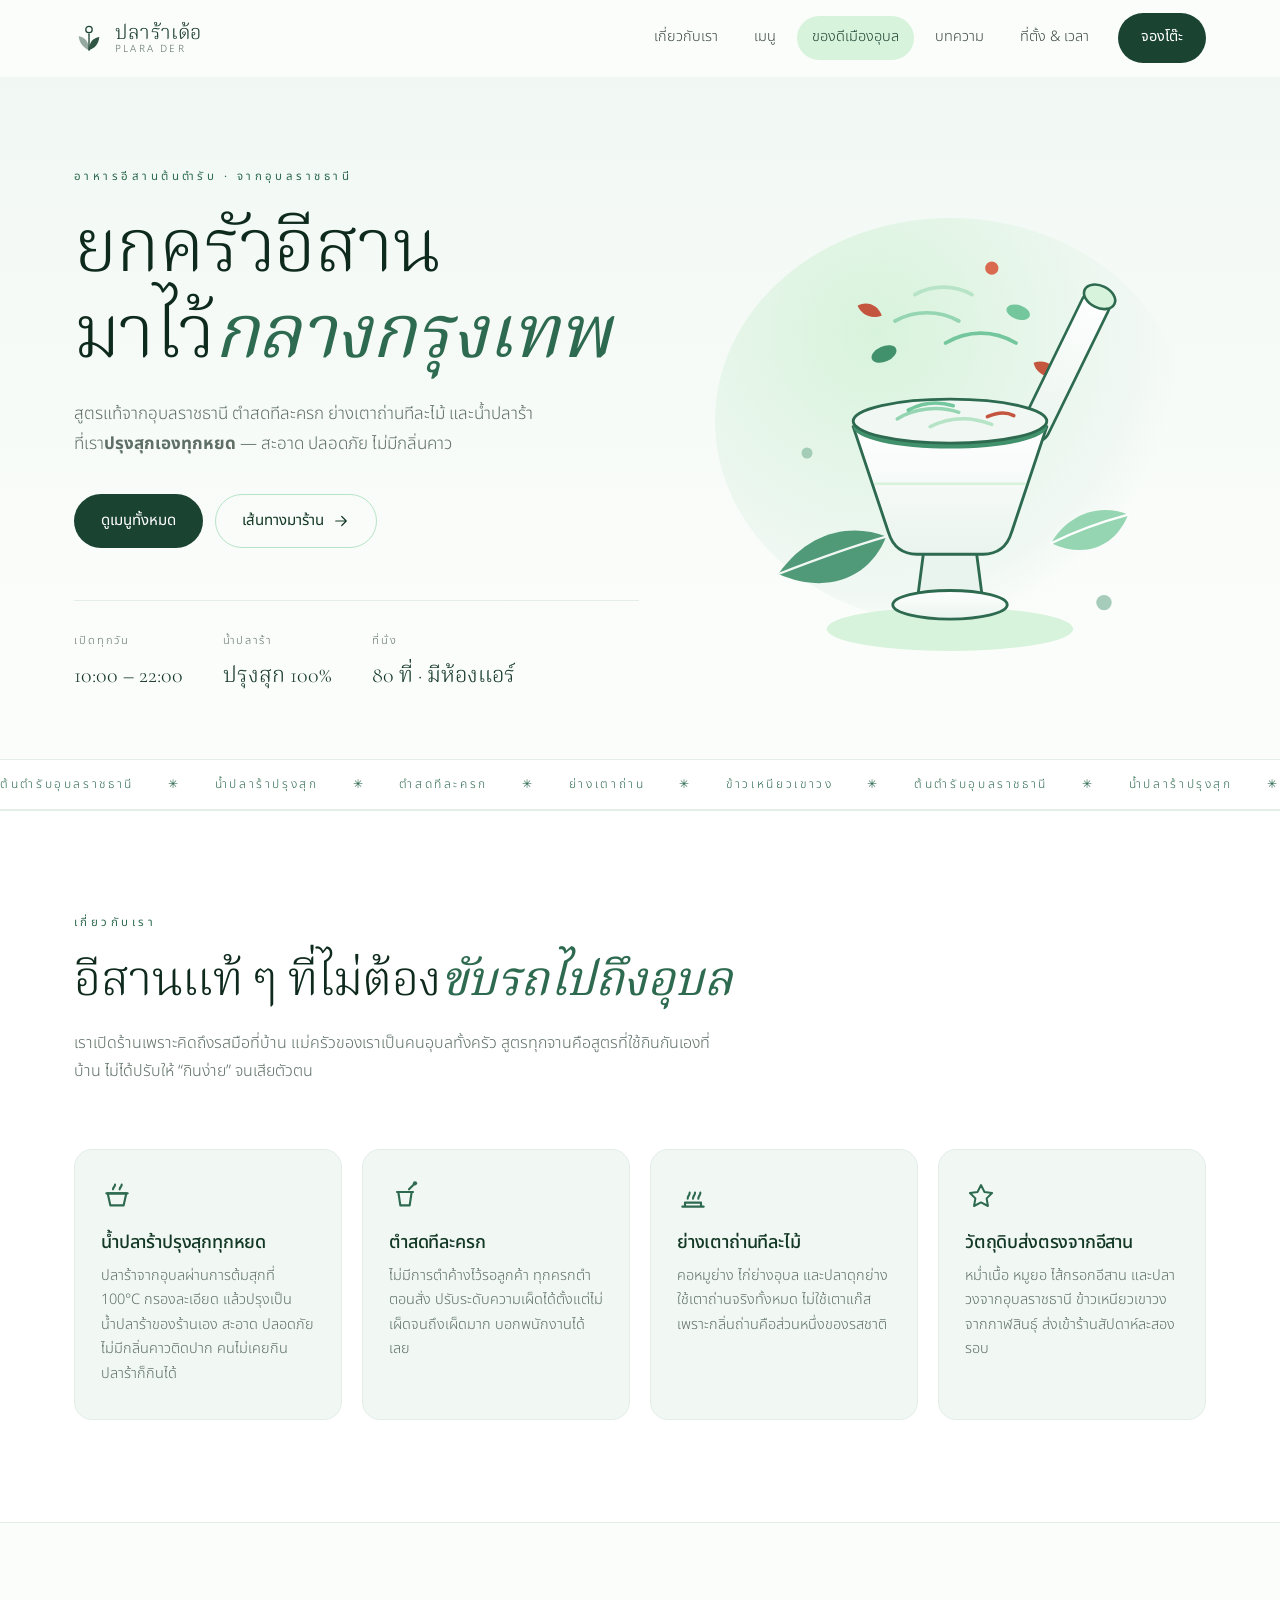
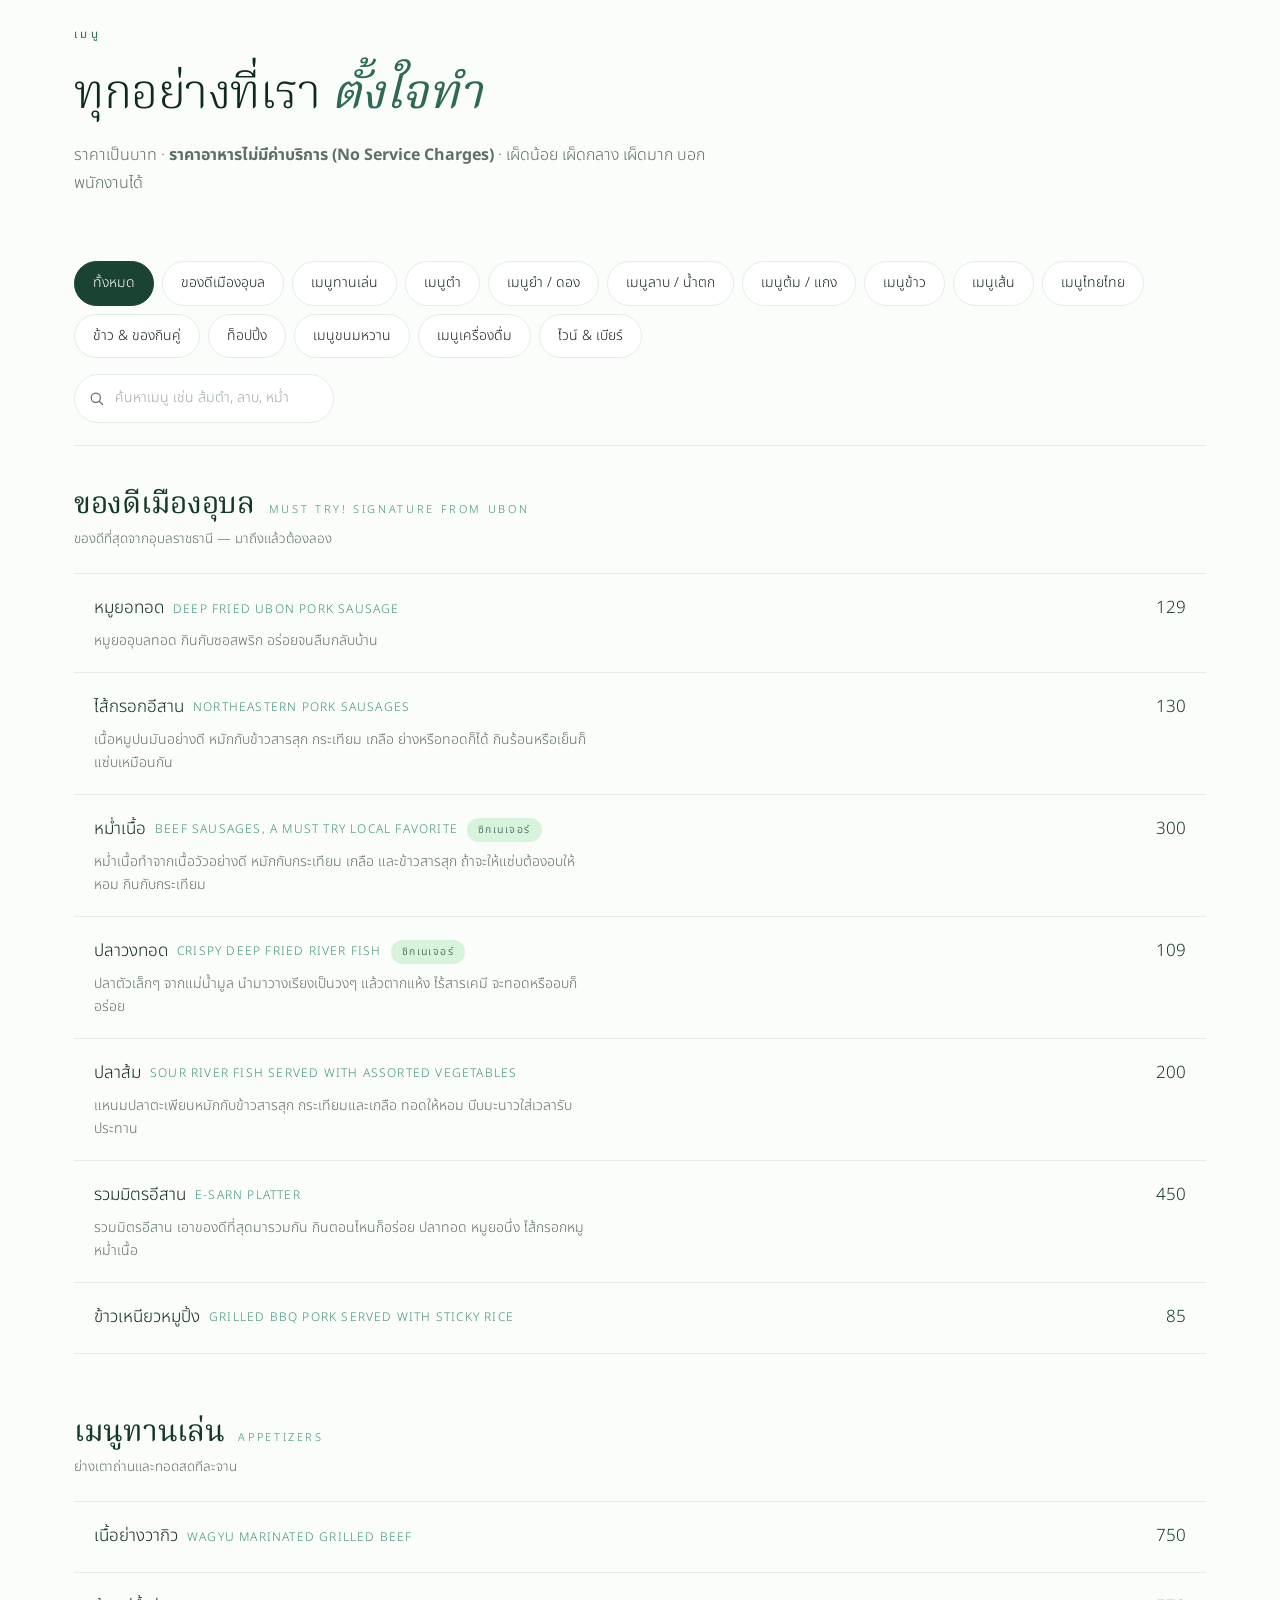
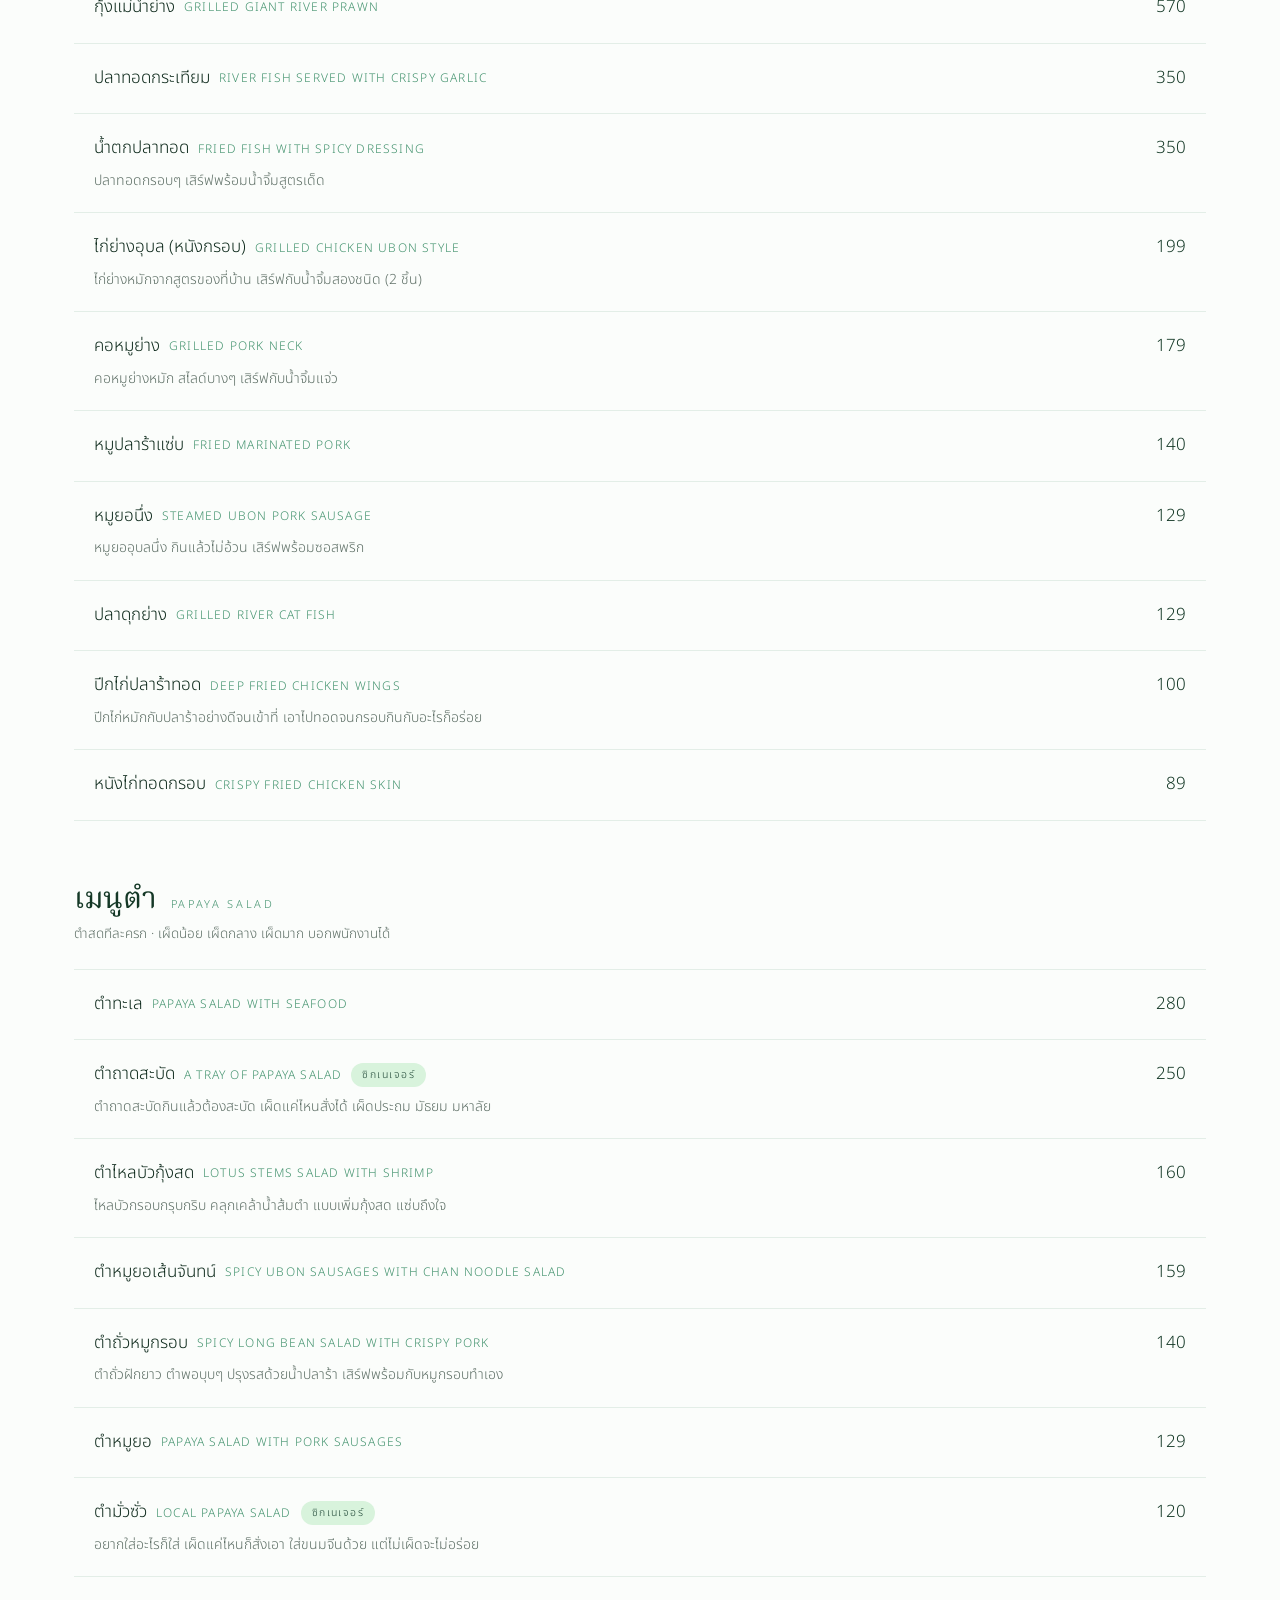
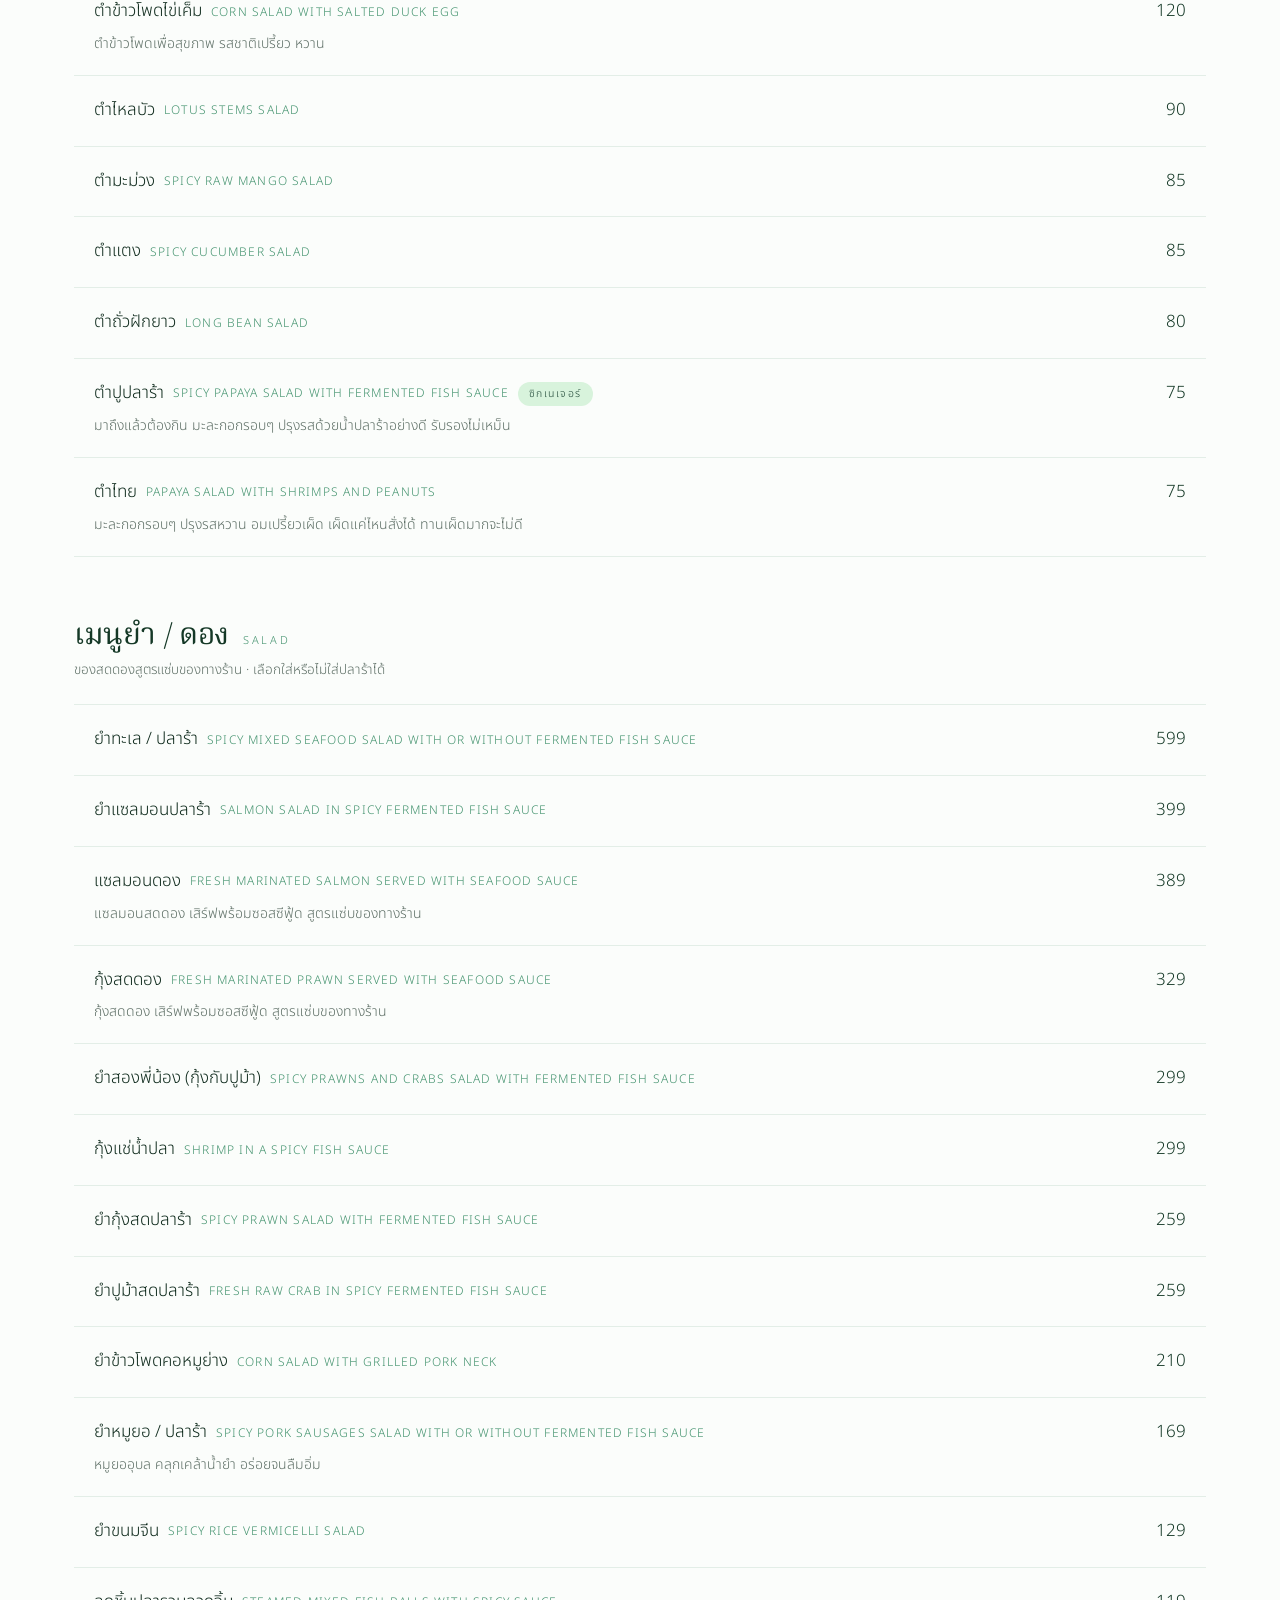
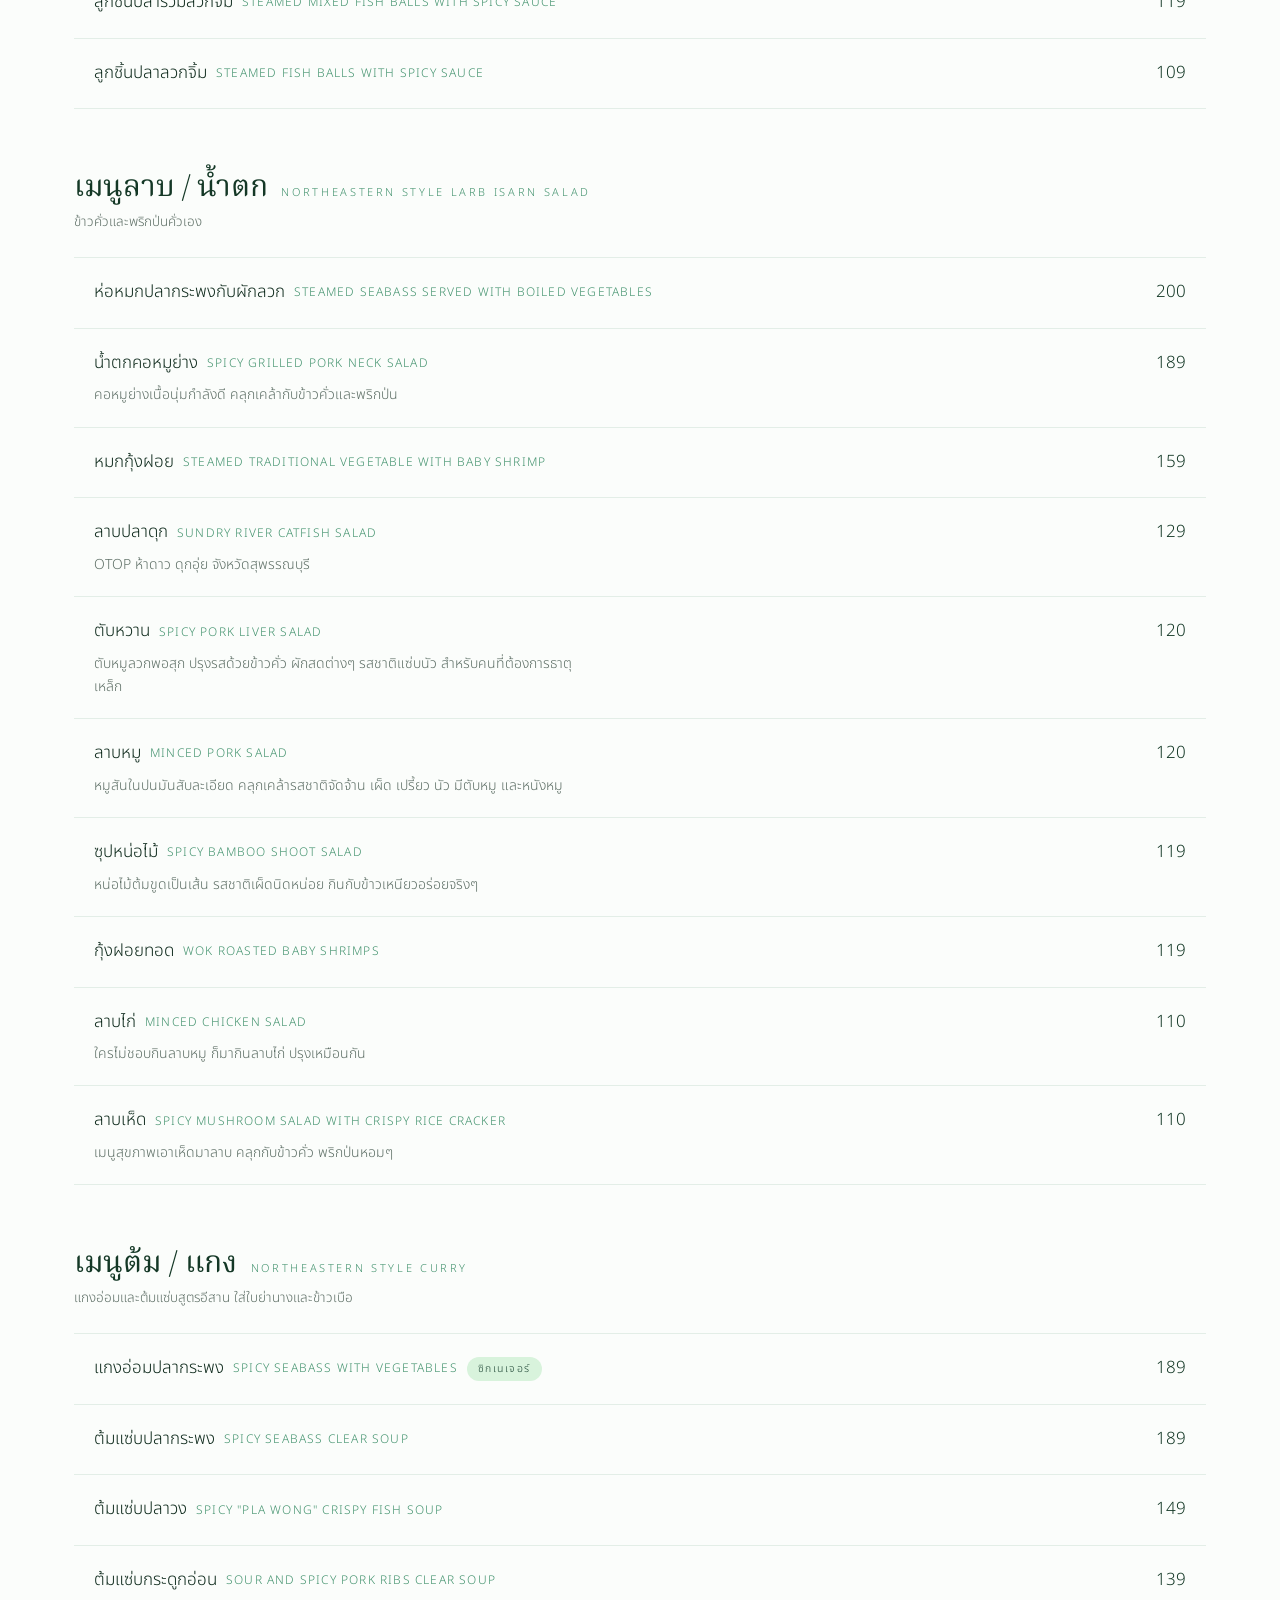
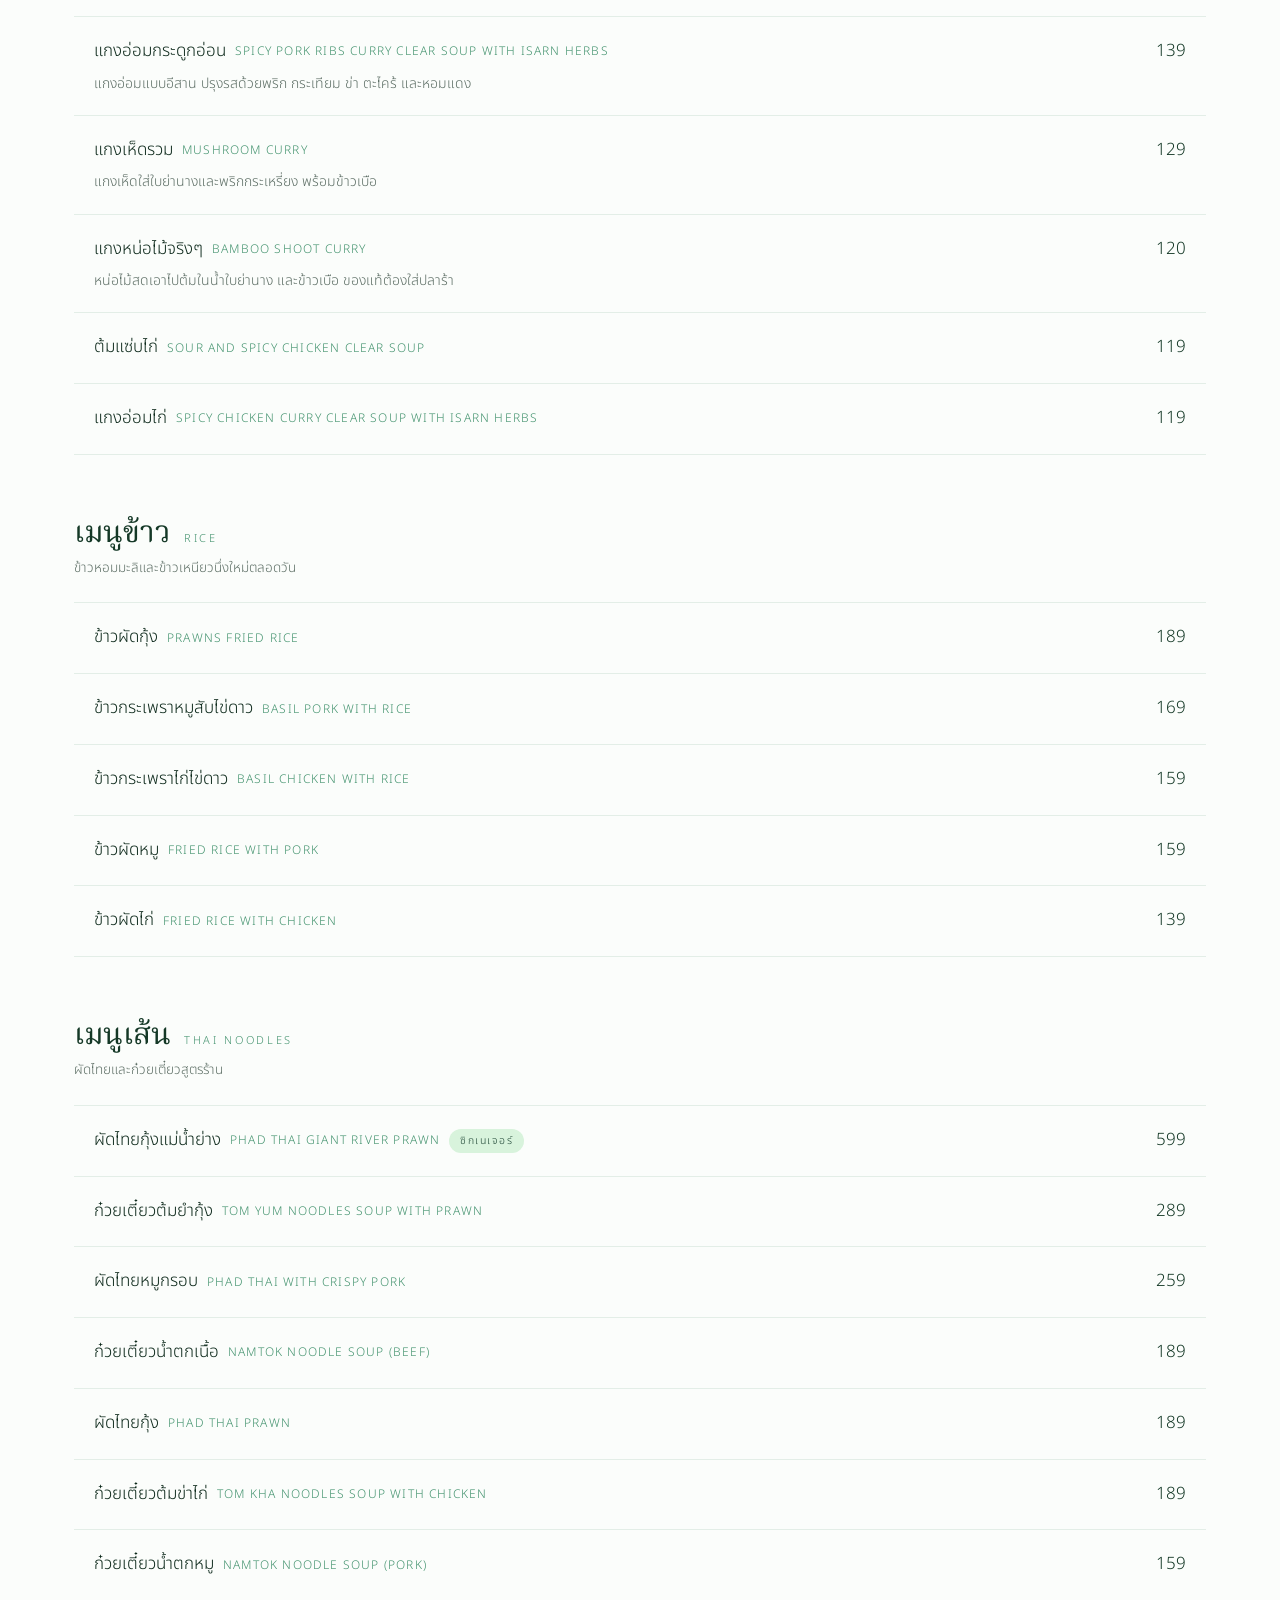
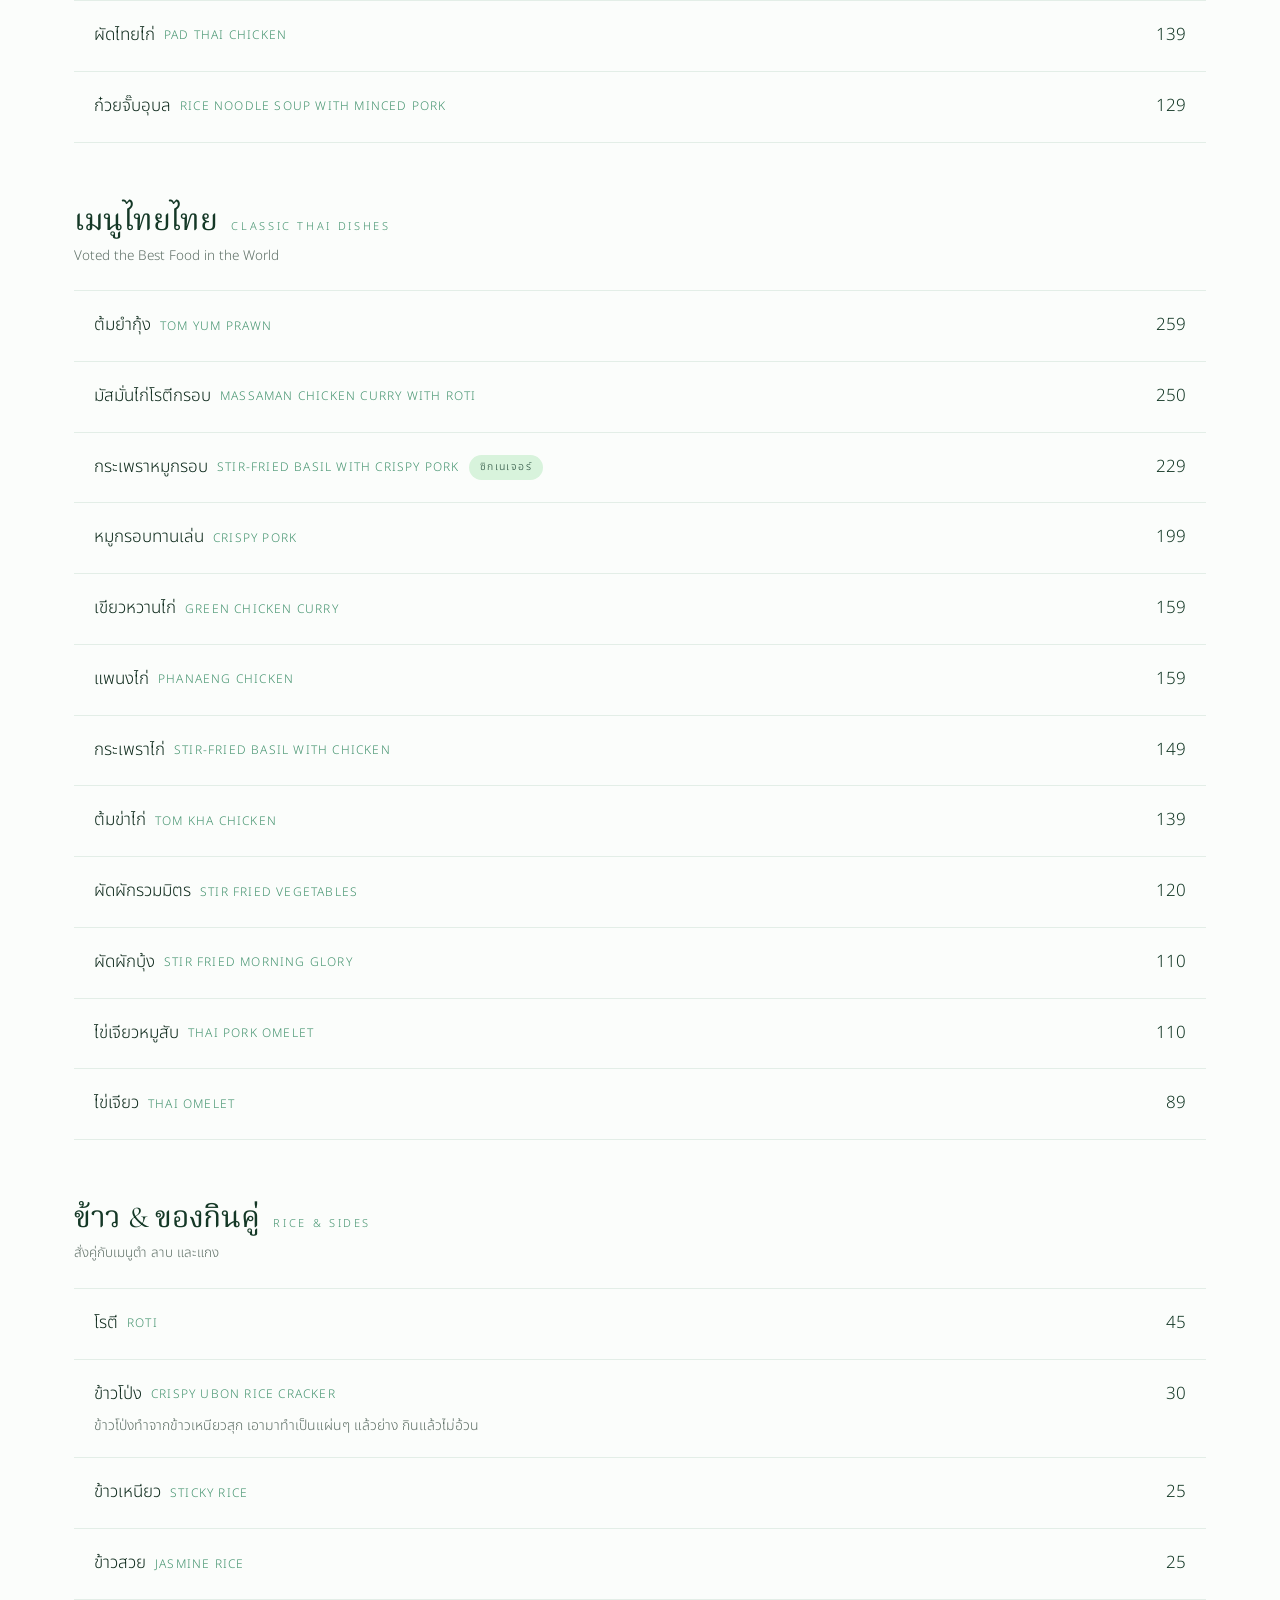
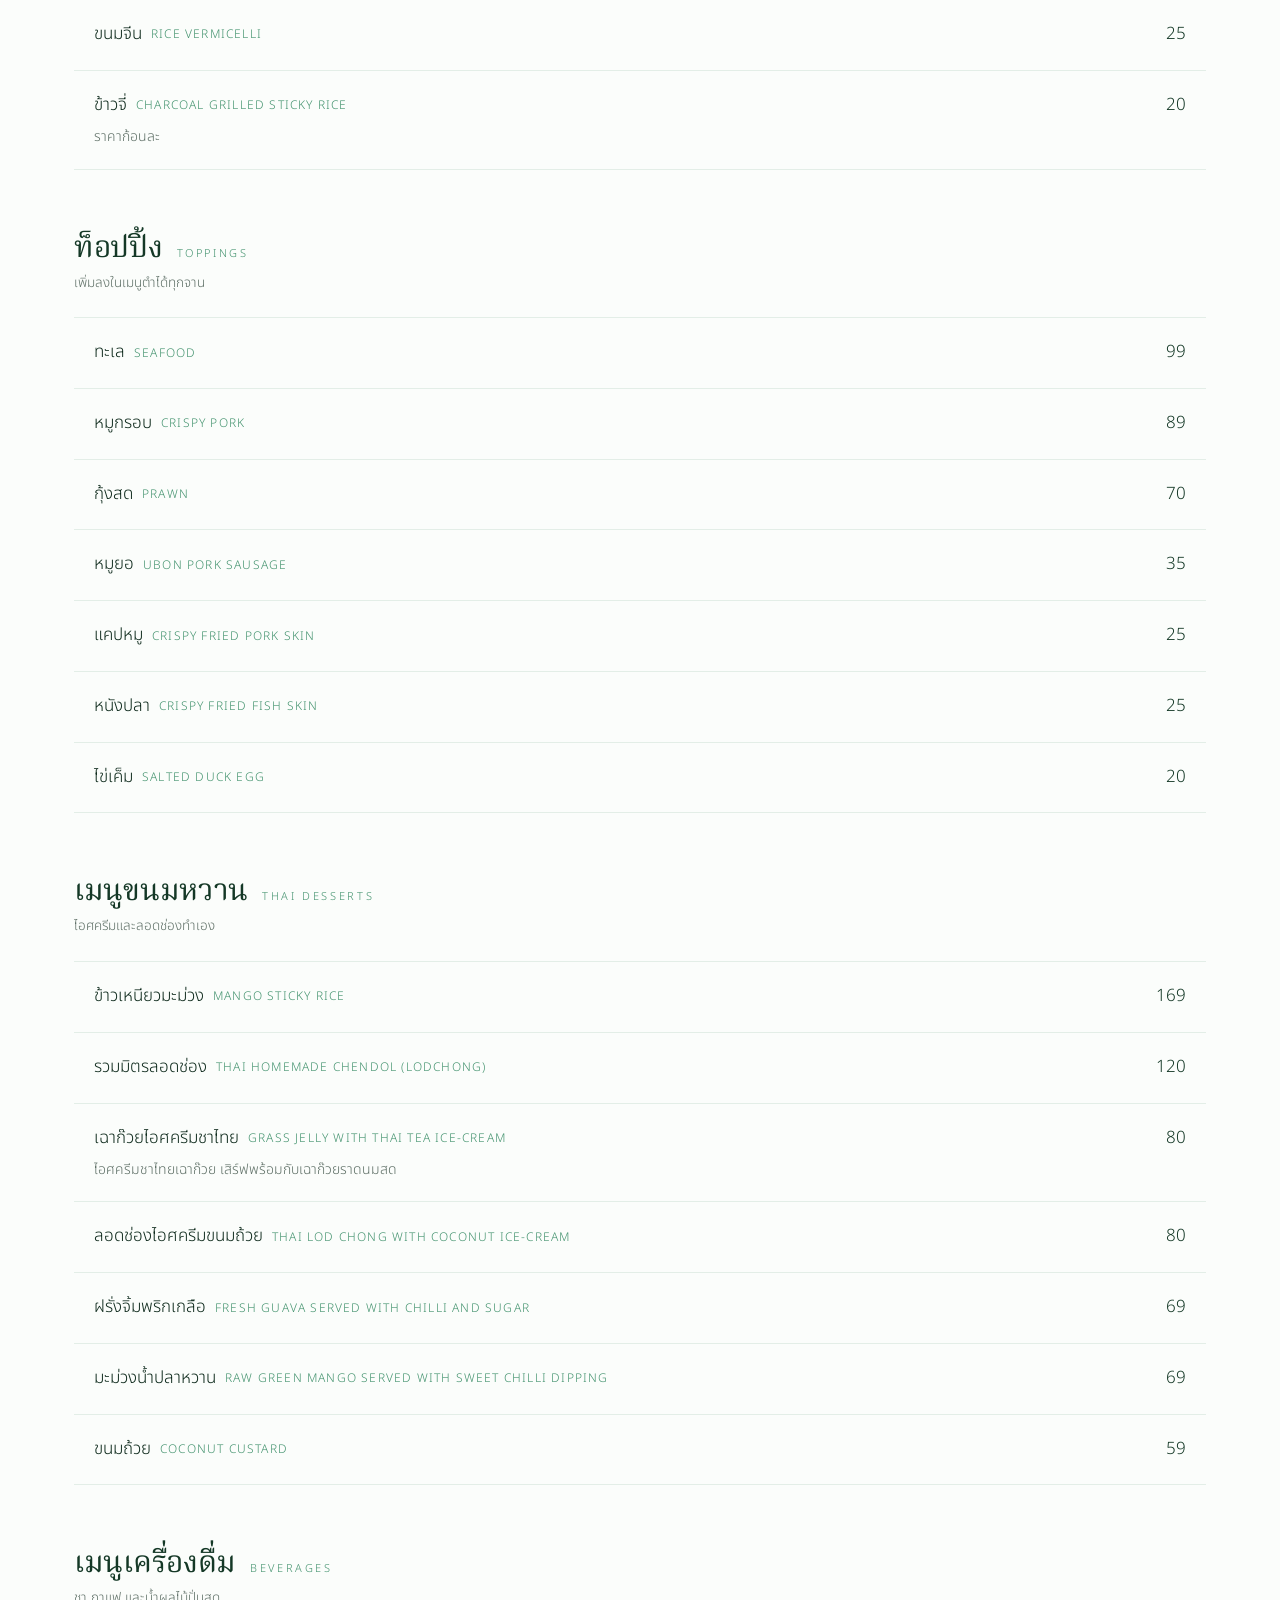
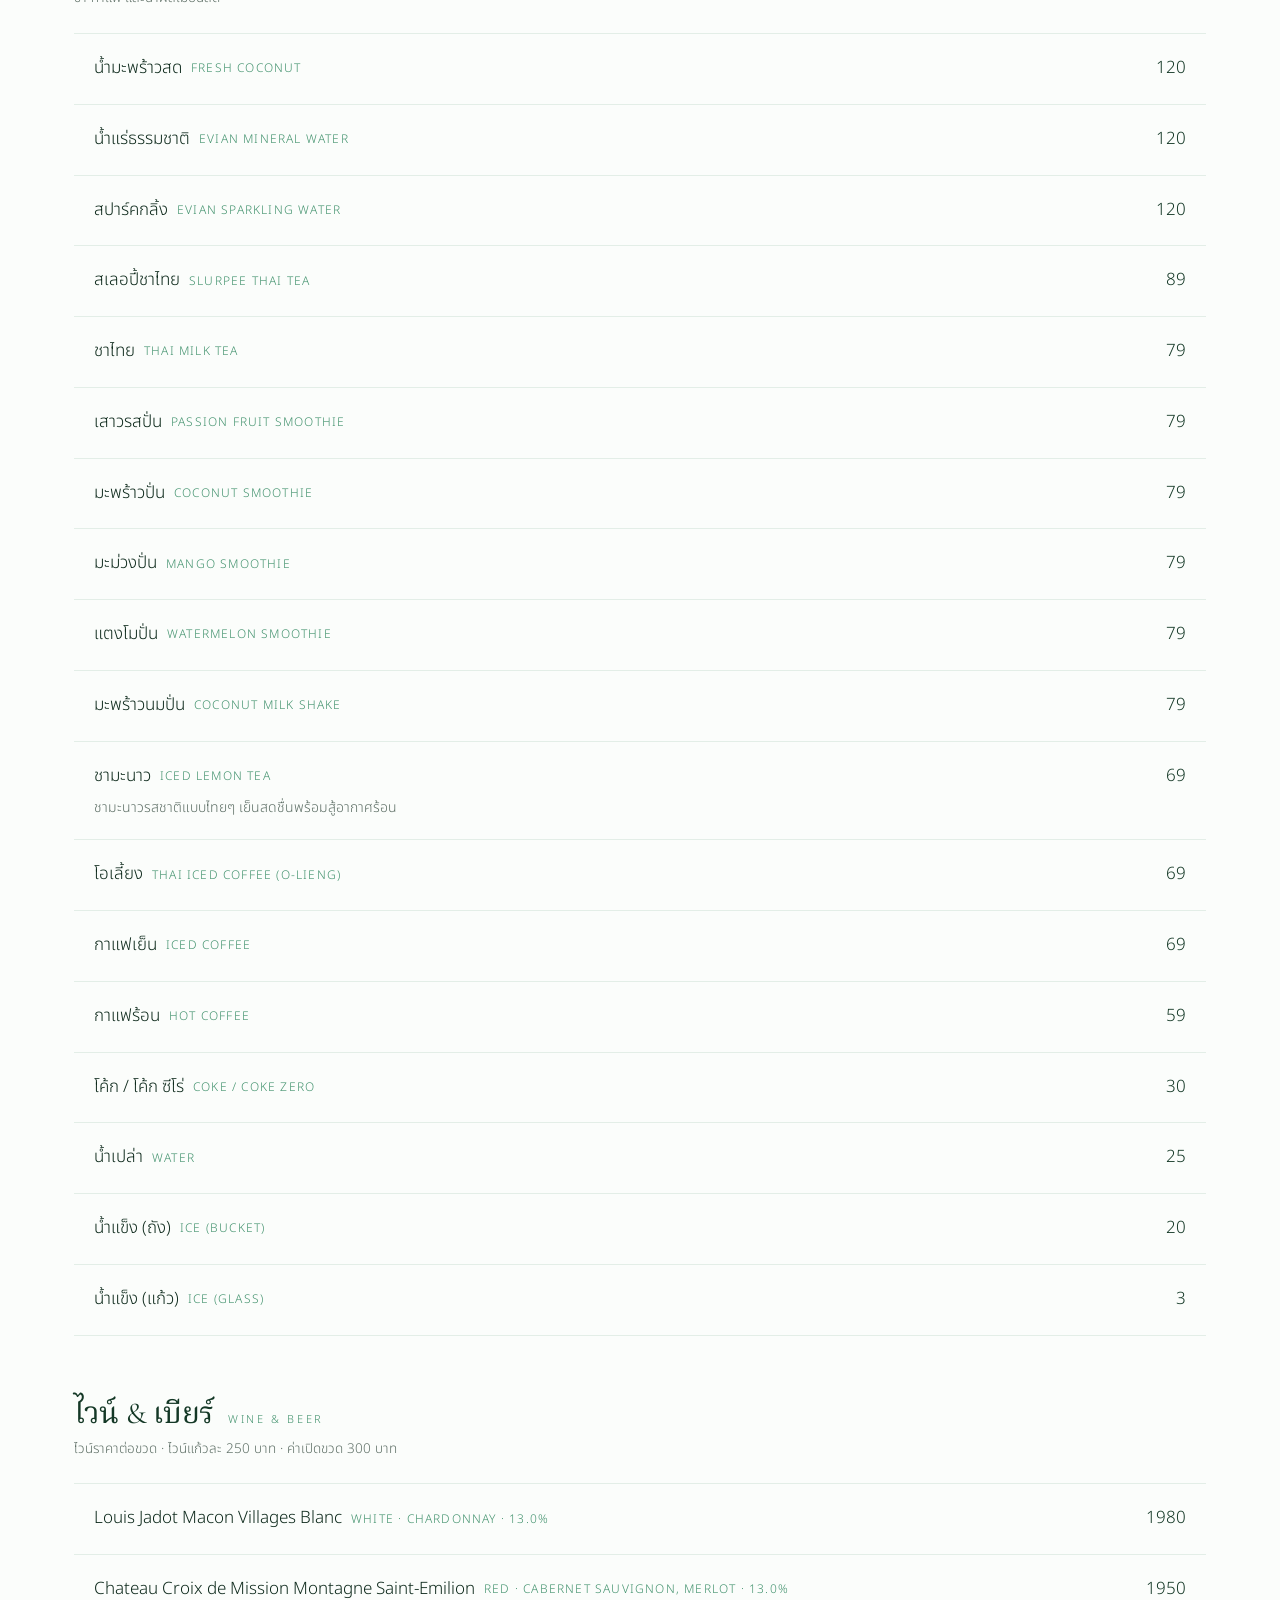
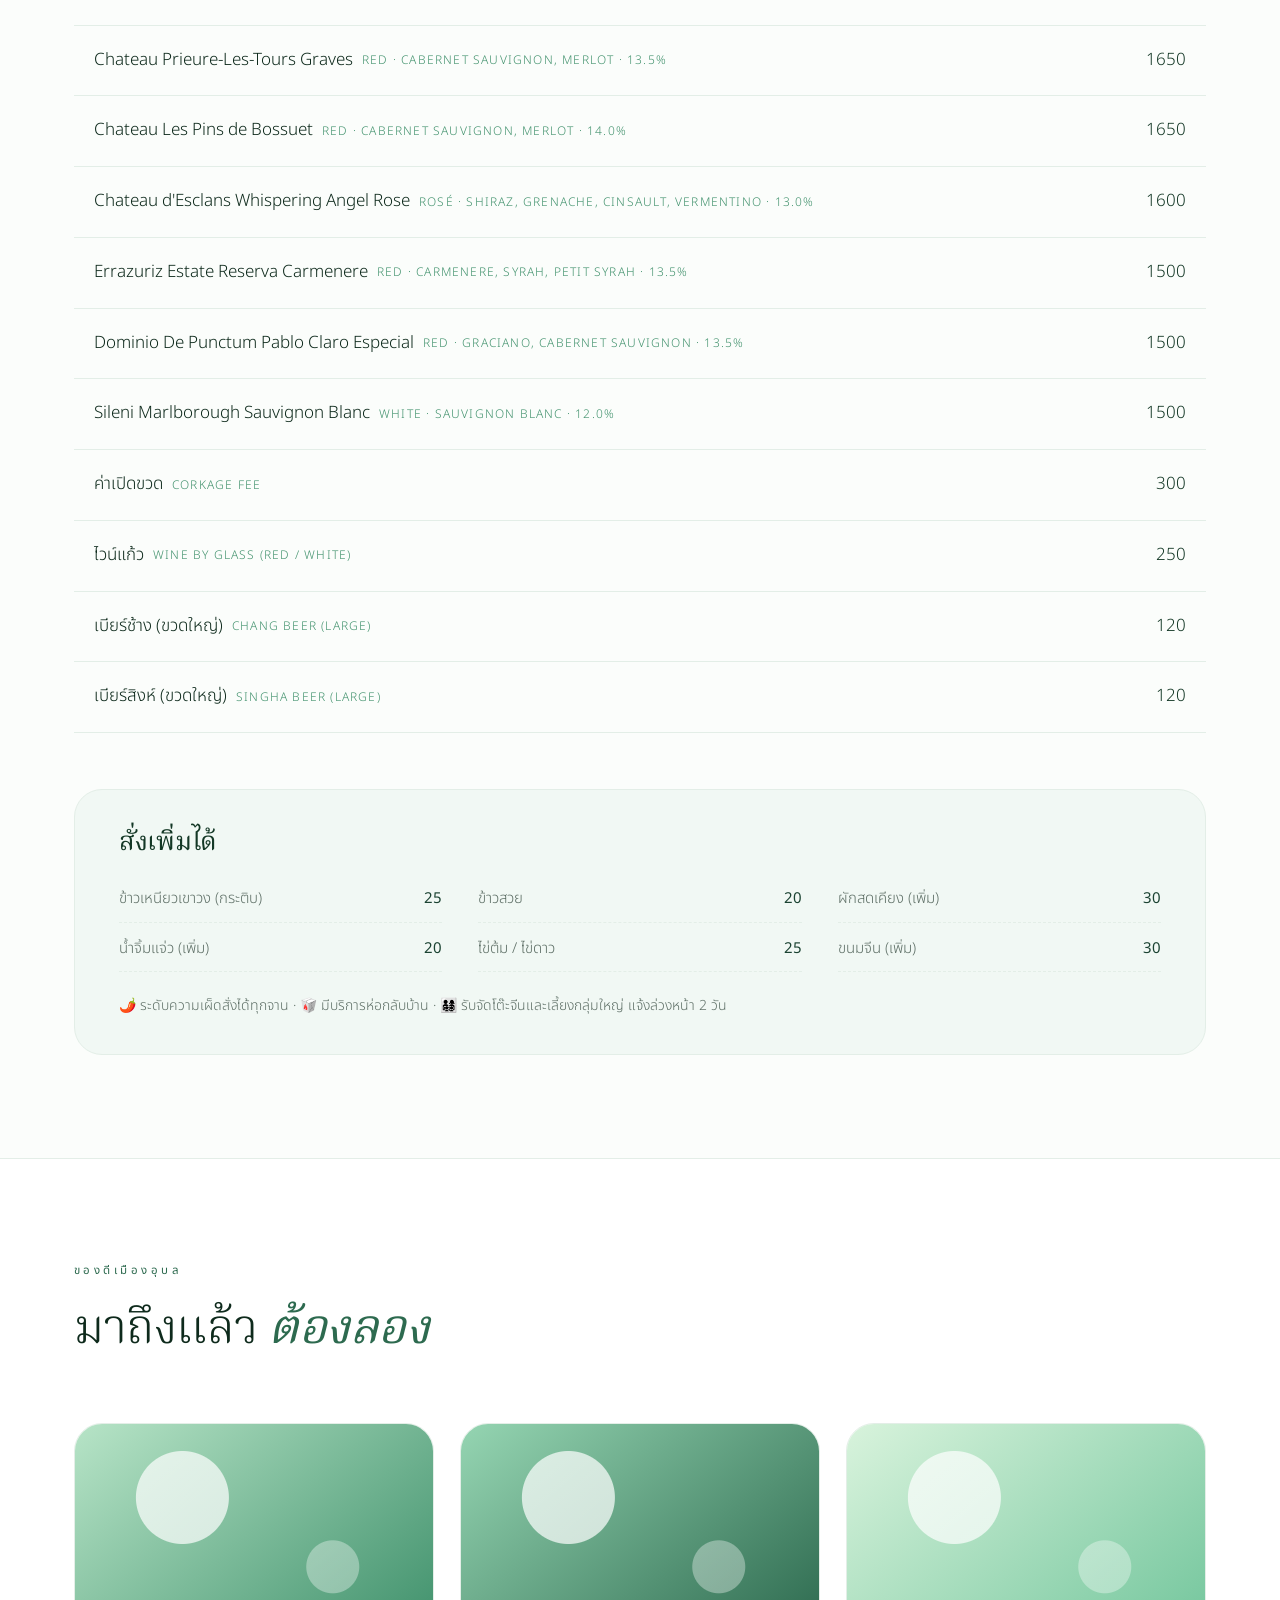
<file: index.html>
<!DOCTYPE html>
<html lang="th">
<head>
<meta charset="UTF-8" />
<meta name="viewport" content="width=device-width, initial-scale=1" />
<title>อาหารอีสานต้นตำรับจากอุบล กลางกรุงเทพ | ปลาร้าเด้อ Plara Der</title>
<meta name="description" content="ยกครัวอีสานมาไว้กลางกรุงเทพ อาหารอีสานต้นตำรับแท้ ๆ จากอุบลราชธานี ส้มตำ ลาบ ก้อย หม่ำเนื้อ หมูยออุบล น้ำปลาร้าปรุงสุกทุกหยด สะอาด ปลอดภัย เปิดทุกวัน 10:00–22:00" />
<meta name="keywords" content="อาหารอีสาน, ร้านอาหารอีสาน กรุงเทพ, อาหารอีสานต้นตำรับ, ส้มตำ, น้ำปลาร้าปรุงสุก, ปลาร้าสะอาด, อาหารอุบล, หม่ำเนื้อ, หมูยออุบล" />
<meta name="robots" content="index, follow, max-image-preview:large" />
<link rel="canonical" href="https://plara-der.vercel.app/" />
<meta name="theme-color" content="#2D6A4F" />
<link rel="icon" href="assets/favicon.svg" type="image/svg+xml" />
<meta property="og:title" content="อาหารอีสานต้นตำรับจากอุบล กลางกรุงเทพ | ปลาร้าเด้อ" />
<meta property="og:description" content="ยกครัวอีสานมาไว้กลางกรุงเทพ ส้มตำ ลาบ ก้อย ตำสดทีละครก น้ำปลาร้าปรุงสุก สะอาด ปลอดภัย" />
<meta property="og:url" content="https://plara-der.vercel.app/" />
<meta property="og:site_name" content="ปลาร้าเด้อ · Plara Der" />
<meta property="og:locale" content="th_TH" />
<meta property="og:type" content="website" />
<meta property="og:image" content="https://plara-der.vercel.app/assets/isan-restaurant.jpg" />
<meta name="twitter:card" content="summary_large_image" />
<meta name="twitter:title" content="อาหารอีสานต้นตำรับจากอุบล กลางกรุงเทพ | ปลาร้าเด้อ" />
<meta name="twitter:description" content="ยกครัวอีสานมาไว้กลางกรุงเทพ น้ำปลาร้าปรุงสุก สะอาด ปลอดภัย" />
<meta name="twitter:image" content="https://plara-der.vercel.app/assets/isan-restaurant.jpg" />
<link rel="preconnect" href="https://fonts.googleapis.com" />
<link rel="preconnect" href="https://fonts.gstatic.com" crossorigin />
<link href="https://fonts.googleapis.com/css2?family=Cormorant+Garamond:ital,wght@0,300;0,400;0,500;0,600;1,400&family=Noto+Sans+Thai:wght@200;300;400;500;600&family=Noto+Serif+Thai:wght@300;400;500&display=swap" rel="stylesheet" />
<link rel="stylesheet" href="styles.css" />

<script type="application/ld+json">
{
  "@context": "https://schema.org",
  "@type": "Restaurant",
  "@id": "https://plara-der.vercel.app/#restaurant",
  "name": "ปลาร้าเด้อ · Plara Der",
  "alternateName": "Plara Der",
  "description": "ร้านอาหารอีสานต้นตำรับจากอุบลราชธานี ใจกลางกรุงเทพ ส้มตำตำสดทีละครก ลาบ ก้อย หม่ำเนื้อ หมูยออุบล ใช้น้ำปลาร้าปรุงสุกทุกเมนู สะอาด ปลอดภัย",
  "slogan": "ยกครัวอีสานมาไว้กลางกรุงเทพ",
  "url": "https://plara-der.vercel.app/",
  "telephone": "+66-2-000-1280",
  "email": "hello@plarader.com",
  "priceRange": "฿฿",
  "currenciesAccepted": "THB",
  "paymentAccepted": "เงินสด, บัตรเครดิต, พร้อมเพย์",
  "servesCuisine": ["อาหารอีสาน", "อาหารไทย", "Northeastern Thai", "Isaan"],
  "image": "https://plara-der.vercel.app/assets/isan-restaurant.jpg",
  "logo": "https://plara-der.vercel.app/assets/favicon.svg",
  "hasMenu": "https://plara-der.vercel.app/#menu",
  "acceptsReservations": "True",
  "address": {
    "@type": "PostalAddress",
    "streetAddress": "128/4 ซอยสุขุมวิท 31 (สวัสดี)",
    "addressLocality": "แขวงคลองตันเหนือ เขตวัฒนา",
    "addressRegion": "กรุงเทพมหานคร",
    "postalCode": "10110",
    "addressCountry": "TH"
  },
  "geo": { "@type": "GeoCoordinates", "latitude": 13.7375, "longitude": 100.5745 },
  "openingHoursSpecification": [
    {
      "@type": "OpeningHoursSpecification",
      "dayOfWeek": ["Monday", "Tuesday", "Wednesday", "Thursday", "Sunday"],
      "opens": "10:00", "closes": "22:00"
    },
    {
      "@type": "OpeningHoursSpecification",
      "dayOfWeek": ["Friday", "Saturday"],
      "opens": "10:00", "closes": "23:00"
    }
  ],
  "amenityFeature": [
    { "@type": "LocationFeatureSpecification", "name": "ห้องแอร์", "value": true },
    { "@type": "LocationFeatureSpecification", "name": "ที่จอดรถ", "value": true },
    { "@type": "LocationFeatureSpecification", "name": "รับจัดเลี้ยงกลุ่มใหญ่", "value": true },
    { "@type": "LocationFeatureSpecification", "name": "น้ำปลาร้าปรุงสุก", "value": true }
  ],
  "aggregateRating": {
    "@type": "AggregateRating",
    "ratingValue": "4.8",
    "reviewCount": "1284",
    "bestRating": "5"
  }
}
</script>

<script type="application/ld+json">
{
  "@context": "https://schema.org",
  "@type": "WebSite",
  "name": "ปลาร้าเด้อ · Plara Der",
  "url": "https://plara-der.vercel.app/",
  "inLanguage": "th-TH",
  "publisher": { "@id": "https://plara-der.vercel.app/#restaurant" }
}
</script>
</head>
<body>

<a class="skip-link" href="#main">ข้ามไปยังเนื้อหาหลัก</a>

<!-- ============ HEADER ============ -->
<header class="site-header" id="siteHeader">
  <div class="wrap header-inner">
    <a href="#top" class="brand" aria-label="ปลาร้าเด้อ หน้าแรก">
      <svg class="brand-mark" viewBox="0 0 32 32" aria-hidden="true">
        <path d="M16 29c0-8 4-13 11-14-1 8-5 12-11 14Z" fill="currentColor" opacity=".9"/>
        <path d="M16 29C16 20 12 15 5 14c1 8 5 12 11 15Z" fill="currentColor" opacity=".45"/>
        <path d="M16 29V12" stroke="currentColor" stroke-width="1.4" stroke-linecap="round"/>
        <circle cx="16" cy="7" r="3.4" fill="none" stroke="currentColor" stroke-width="1.4"/>
      </svg>
      <span class="brand-text">
        <span class="brand-th">ปลาร้าเด้อ</span>
        <span class="brand-en">Plara Der</span>
      </span>
    </a>

    <nav class="nav" id="nav" aria-label="เมนูหลัก">
      <a href="#about">เกี่ยวกับเรา</a>
      <a href="#menu">เมนู</a>
      <a href="#signature">ของดีเมืองอุบล</a>
      <a href="blog/">บทความ</a>
      <a href="#visit">ที่ตั้ง &amp; เวลา</a>
      <a href="#reserve" class="btn btn-solid nav-cta">จองโต๊ะ</a>
    </nav>

    <button class="hamburger" id="hamburger" aria-label="เปิดเมนู" aria-expanded="false" aria-controls="nav">
      <span></span><span></span><span></span>
    </button>
  </div>
</header>

<main id="main">
<span id="top"></span>

<!-- ============ HERO ============ -->
<section class="hero">
  <div class="wrap hero-grid">
    <div class="hero-copy reveal">
      <p class="eyebrow">อาหารอีสานต้นตำรับ · จากอุบลราชธานี</p>
      <h1>
        ยกครัวอีสาน<br />
        มาไว้<span class="ital">กลางกรุงเทพ</span>
      </h1>
      <p class="lead">
        สูตรแท้จากอุบลราชธานี ตำสดทีละครก ย่างเตาถ่านทีละไม้
        และน้ำปลาร้าที่เรา<strong>ปรุงสุกเองทุกหยด</strong> — สะอาด ปลอดภัย ไม่มีกลิ่นคาว
      </p>
      <div class="hero-actions">
        <a href="#menu" class="btn btn-solid">ดูเมนูทั้งหมด</a>
        <a href="#visit" class="btn btn-ghost">
          เส้นทางมาร้าน
          <svg viewBox="0 0 24 24" aria-hidden="true" class="ico"><path d="M5 12h14m-6-6 6 6-6 6" fill="none" stroke="currentColor" stroke-width="1.6" stroke-linecap="round" stroke-linejoin="round"/></svg>
        </a>
      </div>

      <dl class="hero-stats">
        <div><dt>เปิดทุกวัน</dt><dd>10:00 – 22:00</dd></div>
        <div><dt>น้ำปลาร้า</dt><dd>ปรุงสุก 100%</dd></div>
        <div><dt>ที่นั่ง</dt><dd>80 ที่ · มีห้องแอร์</dd></div>
      </dl>
    </div>

    <div class="hero-art reveal" aria-hidden="true">
      <div class="art-disc"></div>
      <svg class="art-svg" viewBox="0 0 400 440" role="img">
        <defs>
          <linearGradient id="mortarG" x1="0" y1="0" x2="0" y2="1">
            <stop offset="0" stop-color="#FFFFFF"/>
            <stop offset="1" stop-color="#EAF4EE"/>
          </linearGradient>
        </defs>

        <!-- ingredients tossing above the mortar -->
        <g class="toss">
          <path d="M150 120c18-10 40-10 58 0" fill="none" stroke="#95D5B2" stroke-width="3.4" stroke-linecap="round"/>
          <path d="M168 96c16-9 36-9 52 0" fill="none" stroke="#B7E4C7" stroke-width="3.4" stroke-linecap="round"/>
          <path d="M196 140c20-12 44-12 64 0" fill="none" stroke="#74C69D" stroke-width="3.4" stroke-linecap="round"/>
          <ellipse cx="140" cy="150" rx="12" ry="7" fill="#40916C" transform="rotate(-24 140 150)"/>
          <ellipse cx="262" cy="112" rx="11" ry="6.5" fill="#74C69D" transform="rotate(18 262 112)"/>
          <path d="M276 158c10-4 20 2 22 12-11 3-20-3-22-12Z" fill="#C4553F"/>
          <path d="M116 106c9-5 19 0 22 9-10 4-19-1-22-9Z" fill="#C4553F"/>
          <circle cx="238" cy="72" r="6" fill="#D96A4F"/>
        </g>

        <!-- pestle -->
        <g class="pestle">
          <rect x="292" y="86" width="26" height="150" rx="13" fill="url(#mortarG)" stroke="#2D6A4F" stroke-width="2.4" transform="rotate(26 305 161)"/>
          <ellipse cx="336" cy="98" rx="15" ry="10" fill="#D8F3DC" stroke="#2D6A4F" stroke-width="2.4" transform="rotate(26 336 98)"/>
        </g>

        <!-- mortar (ครก): flared bowl on a pedestal foot -->
        <ellipse cx="200" cy="400" rx="112" ry="20" fill="#D8F3DC"/>
        <!-- foot -->
        <path d="M176 330h48l6 46h-60Z" fill="#EAF4EE" stroke="#2D6A4F" stroke-width="2.6" stroke-linejoin="round"/>
        <ellipse cx="200" cy="378" rx="52" ry="13" fill="url(#mortarG)" stroke="#2D6A4F" stroke-width="2.6"/>
        <!-- bowl -->
        <path d="M112 216h176l-32 96q-6 20-26 20h-60q-20 0-26-20Z"
              fill="url(#mortarG)" stroke="#2D6A4F" stroke-width="2.6" stroke-linejoin="round"/>
        <path d="M132 268h136" stroke="#D8F3DC" stroke-width="2.4" stroke-linecap="round"/>
        <ellipse cx="200" cy="216" rx="88" ry="20" fill="#40916C"/>
        <ellipse cx="200" cy="211" rx="88" ry="20" fill="#F1F8F4" stroke="#2D6A4F" stroke-width="2.6"/>

        <!-- papaya strands inside -->
        <path d="M152 209c16-10 38-12 56-6" fill="none" stroke="#95D5B2" stroke-width="3.2" stroke-linecap="round"/>
        <path d="M182 216c18-9 38-9 56-2" fill="none" stroke="#B7E4C7" stroke-width="3.2" stroke-linecap="round"/>
        <path d="M162 201c13-7 28-8 41-4" fill="none" stroke="#74C69D" stroke-width="3.2" stroke-linecap="round"/>
        <path d="M234 207c9-4 18-4 24-1" fill="none" stroke="#C4553F" stroke-width="3.2" stroke-linecap="round"/>

        <!-- herbs at the base -->
        <g class="leaf-a">
          <path d="M44 350c28-40 68-46 98-34-14 36-52 54-98 34Z" fill="#40916C" opacity=".9"/>
          <path d="M44 350c36-14 70-26 98-34" stroke="#F1F8F4" stroke-width="2" fill="none" stroke-linecap="round"/>
        </g>
        <g class="leaf-b">
          <path d="M362 296c-30-12-58 4-70 26 30 14 58 4 70-26Z" fill="#95D5B2"/>
          <path d="M362 296c-26 7-50 16-70 26" stroke="#FFFFFF" stroke-width="2" fill="none" stroke-linecap="round"/>
        </g>
        <circle cx="70" cy="240" r="5" fill="#40916C" opacity=".4"/>
        <circle cx="340" cy="376" r="7" fill="#40916C" opacity=".45"/>
      </svg>
    </div>
  </div>

  <div class="marquee" aria-hidden="true">
    <div class="marquee-track">
      <span>ต้นตำรับอุบลราชธานี</span><span>✳</span>
      <span>น้ำปลาร้าปรุงสุก</span><span>✳</span>
      <span>ตำสดทีละครก</span><span>✳</span>
      <span>ย่างเตาถ่าน</span><span>✳</span>
      <span>ข้าวเหนียวเขาวง</span><span>✳</span>
      <span>ต้นตำรับอุบลราชธานี</span><span>✳</span>
      <span>น้ำปลาร้าปรุงสุก</span><span>✳</span>
      <span>ตำสดทีละครก</span><span>✳</span>
      <span>ย่างเตาถ่าน</span><span>✳</span>
      <span>ข้าวเหนียวเขาวง</span><span>✳</span>
    </div>
  </div>
</section>

<!-- ============ ABOUT ============ -->
<section id="about" class="section about">
  <div class="wrap">
    <div class="section-head reveal">
      <p class="eyebrow">เกี่ยวกับเรา</p>
      <h2>อีสานแท้ ๆ ที่ไม่ต้อง<span class="ital">ขับรถไปถึงอุบล</span></h2>
      <p class="section-sub">
        เราเปิดร้านเพราะคิดถึงรสมือที่บ้าน แม่ครัวของเราเป็นคนอุบลทั้งครัว
        สูตรทุกจานคือสูตรที่ใช้กินกันเองที่บ้าน ไม่ได้ปรับให้ “กินง่าย” จนเสียตัวตน
      </p>
    </div>

    <div class="feature-grid">
      <article class="feature reveal">
        <svg viewBox="0 0 24 24" class="feature-ico" aria-hidden="true"><path d="M5 10h14l-2 9H7Z" fill="none" stroke="currentColor" stroke-width="1.6" stroke-linejoin="round"/><path d="M4 10h16" stroke="currentColor" stroke-width="1.6" stroke-linecap="round"/><path d="M9 7c0-1.5 1.5-2 1.5-3.5M14 7c0-1.5 1.5-2 1.5-3.5" fill="none" stroke="currentColor" stroke-width="1.6" stroke-linecap="round"/></svg>
        <h3>น้ำปลาร้าปรุงสุกทุกหยด</h3>
        <p>ปลาร้าจากอุบลผ่านการต้มสุกที่ 100°C กรองละเอียด แล้วปรุงเป็นน้ำปลาร้าของร้านเอง สะอาด ปลอดภัย ไม่มีกลิ่นคาวติดปาก คนไม่เคยกินปลาร้าก็กินได้</p>
      </article>
      <article class="feature reveal">
        <svg viewBox="0 0 24 24" class="feature-ico" aria-hidden="true"><path d="M7 9h10l-1.5 10h-7Z" fill="none" stroke="currentColor" stroke-width="1.6" stroke-linejoin="round"/><path d="M6 9h12" stroke="currentColor" stroke-width="1.6" stroke-linecap="round"/><path d="M15 7 19 3" stroke="currentColor" stroke-width="1.6" stroke-linecap="round"/><circle cx="19.5" cy="2.5" r="1.6" fill="currentColor"/></svg>
        <h3>ตำสดทีละครก</h3>
        <p>ไม่มีการตำค้างไว้รอลูกค้า ทุกครกตำตอนสั่ง ปรับระดับความเผ็ดได้ตั้งแต่ไม่เผ็ดจนถึงเผ็ดมาก บอกพนักงานได้เลย</p>
      </article>
      <article class="feature reveal">
        <svg viewBox="0 0 24 24" class="feature-ico" aria-hidden="true"><path d="M4 20h16" stroke="currentColor" stroke-width="1.6" stroke-linecap="round"/><path d="M6 20v-3h12v3" fill="none" stroke="currentColor" stroke-width="1.6" stroke-linejoin="round"/><path d="M8 14c0-2 1.5-2.5 1.5-4.5M12 14c0-2 1.5-2.5 1.5-4.5M16 14c0-2 1.5-2.5 1.5-4.5" fill="none" stroke="currentColor" stroke-width="1.6" stroke-linecap="round"/></svg>
        <h3>ย่างเตาถ่านทีละไม้</h3>
        <p>คอหมูย่าง ไก่ย่างอุบล และปลาดุกย่าง ใช้เตาถ่านจริงทั้งหมด ไม่ใช้เตาแก๊ส เพราะกลิ่นถ่านคือส่วนหนึ่งของรสชาติ</p>
      </article>
      <article class="feature reveal">
        <svg viewBox="0 0 24 24" class="feature-ico" aria-hidden="true"><path d="M12 3.8 14.6 9l5.7.8-4.1 4 1 5.7-5.2-2.7-5.2 2.7 1-5.7-4.1-4L9.4 9Z" fill="none" stroke="currentColor" stroke-width="1.5" stroke-linejoin="round"/></svg>
        <h3>วัตถุดิบส่งตรงจากอีสาน</h3>
        <p>หม่ำเนื้อ หมูยอ ไส้กรอกอีสาน และปลาวงจากอุบลราชธานี ข้าวเหนียวเขาวงจากกาฬสินธุ์ ส่งเข้าร้านสัปดาห์ละสองรอบ</p>
      </article>
    </div>
  </div>
</section>

<!-- ============ MENU ============ -->
<section id="menu" class="section menu-section">
  <div class="wrap">
    <div class="section-head reveal">
      <p class="eyebrow">เมนู</p>
      <h2>ทุกอย่างที่เรา<span class="ital"> ตั้งใจทำ</span></h2>
      <p class="section-sub">ราคาเป็นบาท · <strong>ราคาอาหารไม่มีค่าบริการ (No Service Charges)</strong> · เผ็ดน้อย เผ็ดกลาง เผ็ดมาก บอกพนักงานได้</p>
    </div>

    <div class="menu-toolbar reveal">
      <div class="filters" id="filters" role="tablist" aria-label="หมวดหมู่เมนู"></div>
      <div class="search-box">
        <svg viewBox="0 0 24 24" aria-hidden="true"><circle cx="11" cy="11" r="6.5" fill="none" stroke="currentColor" stroke-width="1.7"/><path d="m16 16 4.5 4.5" stroke="currentColor" stroke-width="1.7" stroke-linecap="round"/></svg>
        <input type="search" id="menuSearch" placeholder="ค้นหาเมนู เช่น ส้มตำ, ลาบ, หม่ำ" aria-label="ค้นหาเมนู" />
      </div>
    </div>

    <div id="menuOutput" class="menu-output" aria-live="polite"></div>
    <p id="menuEmpty" class="menu-empty" hidden>ไม่พบเมนูที่ค้นหา ลองคำอื่นดูเด้อ 🌿</p>

    <div class="addons reveal">
      <h3>สั่งเพิ่มได้</h3>
      <ul>
        <li><span>ข้าวเหนียวเขาวง (กระติบ)</span><b>25</b></li>
        <li><span>ข้าวสวย</span><b>20</b></li>
        <li><span>ผักสดเคียง (เพิ่ม)</span><b>30</b></li>
        <li><span>น้ำจิ้มแจ่ว (เพิ่ม)</span><b>20</b></li>
        <li><span>ไข่ต้ม / ไข่ดาว</span><b>25</b></li>
        <li><span>ขนมจีน (เพิ่ม)</span><b>30</b></li>
      </ul>
      <p class="addons-note">
        🌶️ ระดับความเผ็ดสั่งได้ทุกจาน · 🥡 มีบริการห่อกลับบ้าน · 👨‍👩‍👧‍👦 รับจัดโต๊ะจีนและเลี้ยงกลุ่มใหญ่ แจ้งล่วงหน้า 2 วัน
      </p>
    </div>
  </div>
</section>

<!-- ============ SIGNATURE ============ -->
<section id="signature" class="section signature">
  <div class="wrap">
    <div class="section-head reveal">
      <p class="eyebrow">ของดีเมืองอุบล</p>
      <h2>มาถึงแล้ว<span class="ital"> ต้องลอง</span></h2>
    </div>
    <div class="sig-grid">
      <article class="sig-card reveal">
        <div class="sig-art sig-art--a" aria-hidden="true"></div>
        <div class="sig-body">
          <span class="tag">ซิกเนเจอร์</span>
          <h3>ตำถาดสะบัด</h3>
          <p class="sig-en">A Tray of Papaya Salad</p>
          <p>ตำถาดใหญ่รวมของดีไว้ในถาดเดียว กินแล้วต้องสะบัด เผ็ดแค่ไหนสั่งได้ตั้งแต่ระดับประถม มัธยม จนถึงมหาลัย</p>
          <div class="sig-foot"><b>250 ฿</b><span>เหมาะกับ 2–4 ท่าน</span></div>
        </div>
      </article>
      <article class="sig-card reveal">
        <div class="sig-art sig-art--b" aria-hidden="true"></div>
        <div class="sig-body">
          <span class="tag">ส่งตรงจากอุบล</span>
          <h3>หม่ำเนื้อ</h3>
          <p class="sig-en">Beef Sausages — a must try local favorite</p>
          <p>หม่ำเนื้อวัวอย่างดี หมักกับกระเทียม เกลือ และข้าวสารสุกจนได้ที่ อบให้หอมแล้วกินแกล้มกระเทียมสด</p>
          <div class="sig-foot"><b>300 ฿</b><span>ของฝากขึ้นชื่อเมืองอุบล</span></div>
        </div>
      </article>
      <article class="sig-card reveal">
        <div class="sig-art sig-art--c" aria-hidden="true"></div>
        <div class="sig-body">
          <span class="tag">ขายดีที่สุด</span>
          <h3>ตำปูปลาร้า</h3>
          <p class="sig-en">Spicy Papaya Salad with Fermented Fish Sauce</p>
          <p>มะละกอสับกรอบ ๆ ปรุงด้วยน้ำปลาร้าปรุงสุกของร้าน รับรองไม่เหม็น ไม่คาว แต่นัวถึงเครื่องแบบอีสานแท้</p>
          <div class="sig-foot"><b>75 ฿</b><span>สั่งคู่กับข้าวเหนียว</span></div>
        </div>
      </article>
    </div>
  </div>
</section>

<!-- ============ SPACE / GALLERY ============ -->
<section id="space" class="section space">
  <div class="wrap">
    <div class="section-head reveal">
      <p class="eyebrow">บรรยากาศ</p>
      <h2>นั่งสบาย เสียงดังได้<span class="ital"> แบบบ้านเรา</span></h2>
      <p class="section-sub">โต๊ะยาวสำหรับกลุ่มใหญ่ ครัวเปิดให้เห็นทุกขั้นตอน และห้องแอร์สำหรับวันที่กรุงเทพร้อนเกินไป</p>
    </div>
    <div class="gallery">
      <figure class="g g1 reveal"><img class="g-art g-photo" src="assets/isan-restaurant.jpg" alt="บรรยากาศภายในร้านปลาร้าเด้อ โซนโต๊ะยาวและครัวเปิด" loading="lazy" width="1600" height="900"><figcaption>โซนโต๊ะยาว · ครัวเปิดหน้าร้าน</figcaption></figure>
      <figure class="g g2 reveal"><div class="g-art g-bar" aria-hidden="true"></div><figcaption>มุมครกตำสด · ตำให้ดูตรงหน้า</figcaption></figure>
      <figure class="g g3 reveal"><div class="g-art g-plant" aria-hidden="true"></div><figcaption>เตาถ่าน · ย่างทีละไม้</figcaption></figure>
      <figure class="g g4 reveal"><div class="g-art g-quiet" aria-hidden="true"></div><figcaption>ห้องแอร์ · รับกลุ่มใหญ่</figcaption></figure>
    </div>
  </div>
</section>

<!-- ============ REVIEWS ============ -->
<section class="section reviews">
  <div class="wrap">
    <div class="section-head reveal">
      <p class="eyebrow">เสียงจากลูกค้า</p>
      <h2>4.8 จาก 1,284 รีวิว</h2>
    </div>
    <div class="review-grid">
      <blockquote class="review reveal">
        <div class="stars" aria-label="5 ดาว">★★★★★</div>
        <p>“เป็นคนอุบล กินแล้วคิดถึงบ้านเลย ตำปูปลาร้ารสถึงจริง ไม่ได้ปรับให้หวานแบบร้านในกรุงเทพทั่วไป”</p>
        <cite>เอ๋ · Google Review</cite>
      </blockquote>
      <blockquote class="review reveal">
        <div class="stars" aria-label="5 ดาว">★★★★★</div>
        <p>“แฟนไม่กินปลาร้าเลยสักอย่าง แต่ร้านนี้กินได้หมด บอกว่าไม่คาวจริง ๆ ตอนนี้กลายเป็นร้านประจำไปแล้ว”</p>
        <cite>Ploy S. · Instagram</cite>
      </blockquote>
      <blockquote class="review reveal">
        <div class="stars" aria-label="5 ดาว">★★★★★</div>
        <p>“หม่ำเนื้อกับข้าวเหนียวคือของจริง สั่งกลับบ้านทุกครั้ง พนักงานถามระดับเผ็ดทุกจานด้วย ประทับใจ”</p>
        <cite>ต้น · ลูกค้าประจำ</cite>
      </blockquote>
    </div>
  </div>
</section>

<!-- ============ BLOG TEASER ============ -->
<section id="articles" class="section blog-teaser">
  <div class="wrap">
    <div class="section-head reveal">
      <p class="eyebrow">บทความ</p>
      <h2>เรื่อง<span class="ital">อาหารอีสาน</span> ที่เราอยากเล่าให้ฟัง</h2>
      <p class="section-sub">
        ความรู้จากครัวของเราจริง ๆ เขียนให้อ่านง่ายสำหรับคนที่อยากเข้าใจอาหารอีสานมากขึ้น
      </p>
    </div>

    <div class="post-grid">
      <article class="post-card reveal">
        <a href="blog/cooked-plara-safe" class="post-card-art post-art--a" aria-hidden="true" tabindex="-1"></a>
        <div class="post-card-body">
          <div class="post-card-meta">
            <span class="tag">ความรู้เรื่องปลาร้า</span>
            <time datetime="2026-08-14">14 ส.ค. 2569</time>
            <span>· อ่าน 7 นาที</span>
          </div>
          <h3><a href="blog/cooked-plara-safe">น้ำปลาร้าปรุงสุกคืออะไร? ทำไมถึงสะอาดและปลอดภัยกว่า</a></h3>
          <p>
            หลายคนกลัวปลาร้าเพราะเรื่องความสะอาด บทความนี้อธิบายว่าปลาร้าดิบกับปรุงสุกต่างกันตรงไหน
            และร้านที่ทำถูกวิธีสังเกตได้อย่างไร
          </p>
          <a href="blog/cooked-plara-safe" class="post-card-more">
            อ่านบทความ
            <svg viewBox="0 0 24 24" aria-hidden="true" class="ico"><path d="M5 12h14m-6-6 6 6-6 6" fill="none" stroke="currentColor" stroke-width="1.6" stroke-linecap="round" stroke-linejoin="round"/></svg>
          </a>
        </div>
      </article>

      <article class="post-card reveal">
        <a href="blog/isaan-somtam-guide" class="post-card-art post-art--b" aria-hidden="true" tabindex="-1"></a>
        <div class="post-card-body">
          <div class="post-card-meta">
            <span class="tag">คู่มือสั่งอาหาร</span>
            <time datetime="2026-08-14">14 ส.ค. 2569</time>
            <span>· อ่าน 8 นาที</span>
          </div>
          <h3><a href="blog/isaan-somtam-guide">ส้มตำอีสานต้นตำรับ ต่างจากส้มตำไทยยังไง</a></h3>
          <p>
            ตำลาว ตำปู ตำซั่ว ตำมั่ว — แต่ละอย่างต่างกันตรงไหน และคนอีสานเขาสั่งกันยังไง
            พร้อมวิธีสั่งให้ได้รสที่ใช่ตั้งแต่ครกแรก
          </p>
          <a href="blog/isaan-somtam-guide" class="post-card-more">
            อ่านบทความ
            <svg viewBox="0 0 24 24" aria-hidden="true" class="ico"><path d="M5 12h14m-6-6 6 6-6 6" fill="none" stroke="currentColor" stroke-width="1.6" stroke-linecap="round" stroke-linejoin="round"/></svg>
          </a>
        </div>
      </article>
    </div>
  </div>
</section>

<!-- ============ VISIT ============ -->
<section id="visit" class="section visit">
  <div class="wrap visit-grid">
    <div class="reveal">
      <p class="eyebrow">ที่ตั้ง &amp; เวลาเปิด</p>
      <h2>แวะมาหาเรา<span class="ital"> ได้ทุกวัน</span></h2>

      <div class="info-block">
        <h3>ที่อยู่</h3>
        <p>128/4 ซอยสุขุมวิท 31 (สวัสดี)<br />แขวงคลองตันเหนือ เขตวัฒนา กรุงเทพฯ 10110</p>
        <p class="muted">เดิน 6 นาทีจาก BTS พร้อมพงษ์ ทางออก 5 · มีที่จอดรถ 12 คัน</p>
      </div>

      <div class="info-block">
        <h3>เวลาทำการ</h3>
        <table class="hours">
          <tbody>
            <tr><th scope="row">อาทิตย์ – พฤหัสบดี</th><td>10:00 – 22:00</td></tr>
            <tr><th scope="row">ศุกร์ – เสาร์</th><td>10:00 – 23:00</td></tr>
            <tr><th scope="row">ครัวรับออเดอร์สุดท้าย</th><td>ก่อนปิด 45 นาที</td></tr>
            <tr class="closed"><th scope="row">หยุดประจำปี</th><td>13–15 เมษายน (สงกรานต์)</td></tr>
          </tbody>
        </table>
        <p class="open-now" id="openNow"><span class="dot"></span><span id="openNowText">กำลังตรวจสอบเวลา…</span></p>
      </div>

      <div class="info-block">
        <h3>ติดต่อ</h3>
        <p>
          โทร <a href="tel:+6620001280">02‑000‑1280</a> · LINE <a href="#" onclick="return false">@plarader</a><br />
          อีเมล <a href="mailto:hello@plarader.com">hello@plarader.com</a>
        </p>
      </div>
    </div>

    <!-- Reservation -->
    <div id="reserve" class="reserve-card reveal">
      <h3>จองโต๊ะล่วงหน้า</h3>
      <p class="muted">รับจองสำหรับ 2–10 ท่าน · กลุ่มใหญ่กว่านี้โทรแจ้งล่วงหน้า 2 วัน</p>
      <form id="reserveForm" novalidate>
        <div class="field">
          <label for="rName">ชื่อผู้จอง</label>
          <input id="rName" name="name" type="text" required placeholder="ชื่อ–นามสกุล" autocomplete="name" />
          <small class="err" data-for="rName"></small>
        </div>
        <div class="field">
          <label for="rPhone">เบอร์โทรศัพท์</label>
          <input id="rPhone" name="phone" type="tel" required placeholder="08x‑xxx‑xxxx" autocomplete="tel" inputmode="tel" />
          <small class="err" data-for="rPhone"></small>
        </div>
        <div class="field-row">
          <div class="field">
            <label for="rDate">วันที่</label>
            <input id="rDate" name="date" type="date" required />
            <small class="err" data-for="rDate"></small>
          </div>
          <div class="field">
            <label for="rTime">เวลา</label>
            <select id="rTime" name="time" required>
              <option value="">เลือกเวลา</option>
              <option>11:00</option><option>12:00</option><option>13:00</option>
              <option>14:00</option><option>15:00</option><option>16:00</option>
              <option>17:00</option><option>18:00</option><option>19:00</option>
              <option>20:00</option><option>21:00</option>
            </select>
            <small class="err" data-for="rTime"></small>
          </div>
        </div>
        <div class="field">
          <label for="rGuests">จำนวนผู้ใหญ่ / เด็ก</label>
          <select id="rGuests" name="guests" required>
            <option value="">เลือกจำนวนคน</option>
            <option>2 ท่าน</option><option>3 ท่าน</option><option>4 ท่าน</option>
            <option>5 ท่าน</option><option>6 ท่าน</option><option>7–10 ท่าน</option>
          </select>
          <small class="err" data-for="rGuests"></small>
        </div>
        <div class="field">
          <label for="rNote">ข้อความเพิ่มเติม <span class="opt">(ไม่บังคับ)</span></label>
          <textarea id="rNote" name="note" rows="3" placeholder="เช่น ขอห้องแอร์, ไม่กินปลาร้า, แพ้ถั่ว, ขอไม่เผ็ด"></textarea>
        </div>
        <button type="submit" class="btn btn-solid btn-block">ส่งคำขอจองโต๊ะ</button>
        <p class="form-note">เดโมสำหรับม็อคอัพ — ยังไม่มีการส่งข้อมูลออกไปที่ใด</p>
        <div class="form-success" id="formSuccess" hidden role="status"></div>
      </form>
    </div>
  </div>
</section>

</main>

<!-- ============ FOOTER ============ -->
<footer class="site-footer">
  <div class="wrap footer-grid">
    <div class="footer-brand">
      <div class="brand brand--footer">
        <svg class="brand-mark" viewBox="0 0 32 32" aria-hidden="true">
          <path d="M16 29c0-8 4-13 11-14-1 8-5 12-11 14Z" fill="currentColor" opacity=".9"/>
          <path d="M16 29C16 20 12 15 5 14c1 8 5 12 11 15Z" fill="currentColor" opacity=".45"/>
          <path d="M16 29V12" stroke="currentColor" stroke-width="1.4" stroke-linecap="round"/>
          <circle cx="16" cy="7" r="3.4" fill="none" stroke="currentColor" stroke-width="1.4"/>
        </svg>
        <span class="brand-text"><span class="brand-th">ปลาร้าเด้อ</span><span class="brand-en">Plara Der</span></span>
      </div>
      <p>ยกครัวอีสานมาไว้กลางกรุงเทพ<br />อาหารอีสานต้นตำรับจากอุบลราชธานี น้ำปลาร้าปรุงสุก สะอาด ปลอดภัย</p>
    </div>

    <div class="footer-col">
      <h4>เมนูลัด</h4>
      <ul>
        <li><a href="#about">เกี่ยวกับเรา</a></li>
        <li><a href="#menu">เมนูทั้งหมด</a></li>
        <li><a href="#signature">ของดีเมืองอุบล</a></li>
        <li><a href="#space">บรรยากาศร้าน</a></li>
        <li><a href="#reserve">จองโต๊ะ</a></li>
      </ul>
      <h4 style="margin-top:24px">บทความ</h4>
      <ul>
        <li><a href="blog/">บทความทั้งหมด</a></li>
        <li><a href="blog/cooked-plara-safe">น้ำปลาร้าปรุงสุกคืออะไร</a></li>
        <li><a href="blog/isaan-somtam-guide">ส้มตำอีสานต้นตำรับ</a></li>
      </ul>
    </div>

    <div class="footer-col">
      <h4>ติดตามเรา</h4>
      <ul>
        <li><a href="#" onclick="return false">Instagram · @plarader</a></li>
        <li><a href="#" onclick="return false">Facebook · ปลาร้าเด้อ</a></li>
        <li><a href="#" onclick="return false">LINE OA · @plarader</a></li>
        <li><a href="mailto:hello@plarader.com">hello@plarader.com</a></li>
      </ul>
    </div>

    <div class="footer-col newsletter">
      <h4>จดหมายข่าวรายเดือน</h4>
      <p>เมนูใหม่ วัตถุดิบล็อตใหม่จากอุบล และโปรโมชันเฉพาะสมาชิก เดือนละครั้ง</p>
      <form id="newsForm" class="news-form" novalidate>
        <input type="email" id="newsEmail" placeholder="อีเมลของคุณ" aria-label="อีเมลสำหรับรับจดหมายข่าว" required />
        <button type="submit" aria-label="สมัครรับจดหมายข่าว">
          <svg viewBox="0 0 24 24" aria-hidden="true"><path d="M5 12h14m-6-6 6 6-6 6" fill="none" stroke="currentColor" stroke-width="1.7" stroke-linecap="round" stroke-linejoin="round"/></svg>
        </button>
      </form>
      <p class="news-msg" id="newsMsg" role="status"></p>
    </div>
  </div>

  <div class="wrap footer-bottom">
    <p>© <span id="year">2026</span> ปลาร้าเด้อ · Plara Der — เว็บไซต์ตัวอย่าง (mockup) ข้อมูลที่อยู่ เบอร์โทร และรีวิวเป็นข้อมูลสมมติ</p>
    <a href="#top" class="to-top">กลับขึ้นด้านบน ↑</a>
  </div>
</footer>

<script src="menu-data.js"></script>
<script src="app.js"></script>
</body>
</html>
</file>
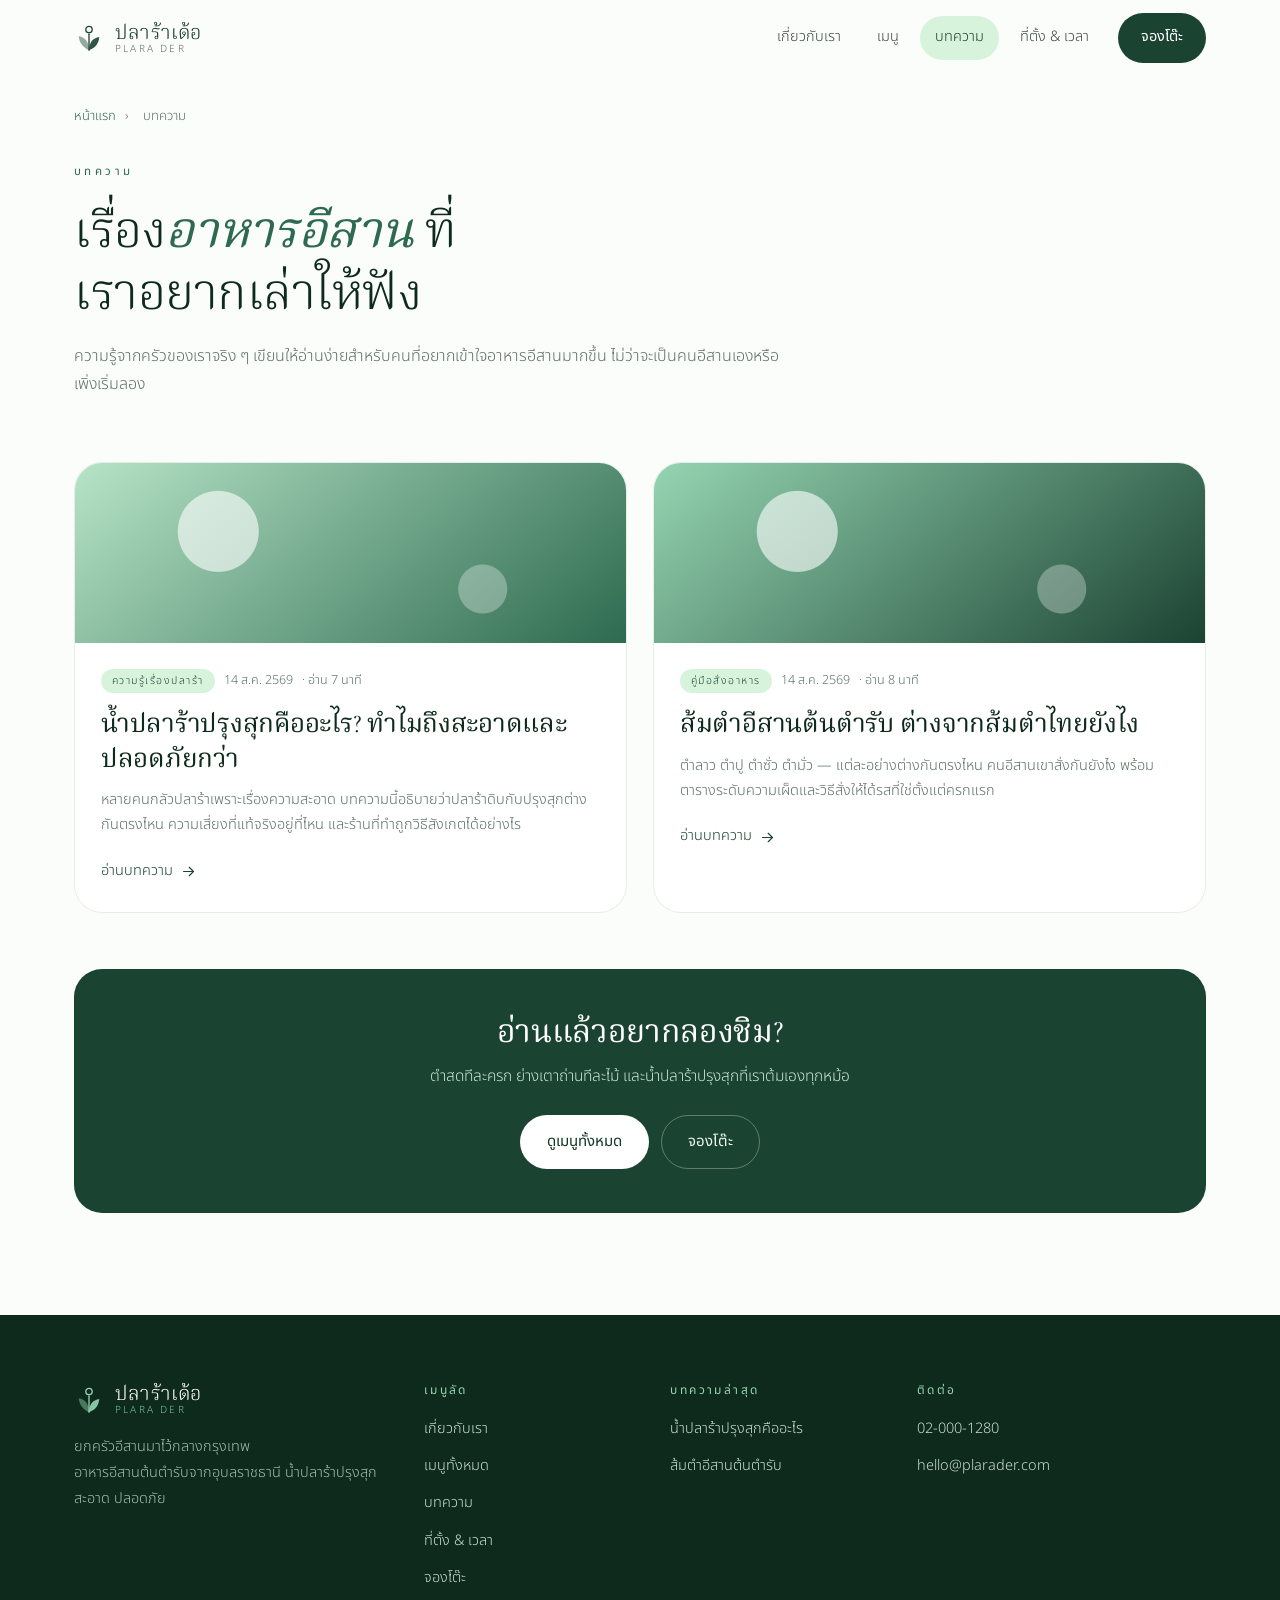
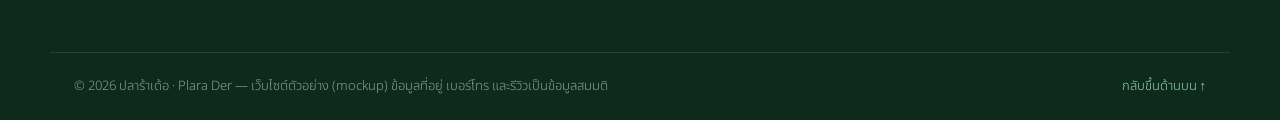
<file: blog/index.html>
<!DOCTYPE html>
<html lang="th">
<head>
<meta charset="UTF-8" />
<meta name="viewport" content="width=device-width, initial-scale=1" />
<title>บทความเรื่องอาหารอีสาน — ความรู้จากครัวปลาร้าเด้อ | Plara Der</title>
<meta name="description" content="รวมบทความเรื่องอาหารอีสานจากครัวปลาร้าเด้อ ตั้งแต่น้ำปลาร้าปรุงสุกที่สะอาดปลอดภัย ไปจนถึงคู่มือสั่งส้มตำอีสานต้นตำรับให้ได้รสที่ใช่" />
<meta name="keywords" content="อาหารอีสาน, บทความอาหารอีสาน, น้ำปลาร้าปรุงสุก, ส้มตำอีสาน, อาหารอีสานต้นตำรับ" />
<meta name="robots" content="index, follow, max-image-preview:large" />
<link rel="canonical" href="https://plara-der.vercel.app/blog/" />
<meta name="theme-color" content="#2D6A4F" />
<link rel="icon" href="../assets/favicon.svg" type="image/svg+xml" />

<meta property="og:type" content="website" />
<meta property="og:title" content="บทความเรื่องอาหารอีสาน — ความรู้จากครัวปลาร้าเด้อ" />
<meta property="og:description" content="รวมบทความเรื่องอาหารอีสาน น้ำปลาร้าปรุงสุก และคู่มือสั่งส้มตำต้นตำรับ" />
<meta property="og:url" content="https://plara-der.vercel.app/blog/" />
<meta property="og:site_name" content="ปลาร้าเด้อ · Plara Der" />
<meta property="og:locale" content="th_TH" />

<link rel="preconnect" href="https://fonts.googleapis.com" />
<link rel="preconnect" href="https://fonts.gstatic.com" crossorigin />
<link href="https://fonts.googleapis.com/css2?family=Cormorant+Garamond:ital,wght@0,300;0,400;0,500;0,600;1,400&family=Noto+Sans+Thai:wght@200;300;400;500;600&family=Noto+Serif+Thai:wght@300;400;500&display=swap" rel="stylesheet" />
<link rel="stylesheet" href="../styles.css" />

<script type="application/ld+json">
{
  "@context": "https://schema.org",
  "@type": "Blog",
  "name": "บทความเรื่องอาหารอีสาน — ปลาร้าเด้อ Plara Der",
  "description": "รวมบทความเรื่องอาหารอีสานจากครัวปลาร้าเด้อ",
  "inLanguage": "th-TH",
  "url": "https://plara-der.vercel.app/blog/",
  "publisher": { "@type": "Organization", "name": "ปลาร้าเด้อ · Plara Der" },
  "blogPost": [
    {
      "@type": "BlogPosting",
      "headline": "น้ำปลาร้าปรุงสุกคืออะไร? ทำไมถึงสะอาดและปลอดภัยกว่า",
      "url": "https://plara-der.vercel.app/blog/cooked-plara-safe",
      "datePublished": "2026-08-14"
    },
    {
      "@type": "BlogPosting",
      "headline": "ส้มตำอีสานต้นตำรับ ต่างจากส้มตำไทยยังไง",
      "url": "https://plara-der.vercel.app/blog/isaan-somtam-guide",
      "datePublished": "2026-08-14"
    }
  ]
}
</script>

<script type="application/ld+json">
{
  "@context": "https://schema.org",
  "@type": "BreadcrumbList",
  "itemListElement": [
    { "@type": "ListItem", "position": 1, "name": "หน้าแรก", "item": "https://plara-der.vercel.app/" },
    { "@type": "ListItem", "position": 2, "name": "บทความ" }
  ]
}
</script>
</head>
<body>

<a class="skip-link" href="#main">ข้ามไปยังเนื้อหาหลัก</a>

<header class="site-header" id="siteHeader">
  <div class="wrap header-inner">
    <a href="../" class="brand" aria-label="ปลาร้าเด้อ หน้าแรก">
      <svg class="brand-mark" viewBox="0 0 32 32" aria-hidden="true">
        <path d="M16 29c0-8 4-13 11-14-1 8-5 12-11 14Z" fill="currentColor" opacity=".9"/>
        <path d="M16 29C16 20 12 15 5 14c1 8 5 12 11 15Z" fill="currentColor" opacity=".45"/>
        <path d="M16 29V12" stroke="currentColor" stroke-width="1.4" stroke-linecap="round"/>
        <circle cx="16" cy="7" r="3.4" fill="none" stroke="currentColor" stroke-width="1.4"/>
      </svg>
      <span class="brand-text">
        <span class="brand-th">ปลาร้าเด้อ</span>
        <span class="brand-en">Plara Der</span>
      </span>
    </a>
    <nav class="nav" id="nav" aria-label="เมนูหลัก">
      <a href="../#about">เกี่ยวกับเรา</a>
      <a href="../#menu">เมนู</a>
      <a href="./" class="active">บทความ</a>
      <a href="../#visit">ที่ตั้ง &amp; เวลา</a>
      <a href="../#reserve" class="btn btn-solid nav-cta">จองโต๊ะ</a>
    </nav>
    <button class="hamburger" id="hamburger" aria-label="เปิดเมนู" aria-expanded="false" aria-controls="nav">
      <span></span><span></span><span></span>
    </button>
  </div>
</header>

<main id="main">
<section class="section blog-index">
  <div class="wrap">

    <nav class="crumbs" aria-label="เส้นทางนำทาง">
      <a href="../">หน้าแรก</a> <span aria-hidden="true">›</span>
      <span aria-current="page">บทความ</span>
    </nav>

    <div class="section-head">
      <p class="eyebrow">บทความ</p>
      <h1>เรื่อง<span class="ital">อาหารอีสาน</span> ที่เราอยากเล่าให้ฟัง</h1>
      <p class="section-sub">
        ความรู้จากครัวของเราจริง ๆ เขียนให้อ่านง่ายสำหรับคนที่อยากเข้าใจอาหารอีสานมากขึ้น
        ไม่ว่าจะเป็นคนอีสานเองหรือเพิ่งเริ่มลอง
      </p>
    </div>

    <div class="post-grid">

      <article class="post-card">
        <a href="cooked-plara-safe" class="post-card-art post-art--a" aria-hidden="true" tabindex="-1"></a>
        <div class="post-card-body">
          <div class="post-card-meta">
            <span class="tag">ความรู้เรื่องปลาร้า</span>
            <time datetime="2026-08-14">14 ส.ค. 2569</time>
            <span>· อ่าน 7 นาที</span>
          </div>
          <h2><a href="cooked-plara-safe">น้ำปลาร้าปรุงสุกคืออะไร? ทำไมถึงสะอาดและปลอดภัยกว่า</a></h2>
          <p>
            หลายคนกลัวปลาร้าเพราะเรื่องความสะอาด บทความนี้อธิบายว่าปลาร้าดิบกับปรุงสุกต่างกันตรงไหน
            ความเสี่ยงที่แท้จริงอยู่ที่ไหน และร้านที่ทำถูกวิธีสังเกตได้อย่างไร
          </p>
          <a href="cooked-plara-safe" class="post-card-more">
            อ่านบทความ
            <svg viewBox="0 0 24 24" aria-hidden="true" class="ico"><path d="M5 12h14m-6-6 6 6-6 6" fill="none" stroke="currentColor" stroke-width="1.6" stroke-linecap="round" stroke-linejoin="round"/></svg>
          </a>
        </div>
      </article>

      <article class="post-card">
        <a href="isaan-somtam-guide" class="post-card-art post-art--b" aria-hidden="true" tabindex="-1"></a>
        <div class="post-card-body">
          <div class="post-card-meta">
            <span class="tag">คู่มือสั่งอาหาร</span>
            <time datetime="2026-08-14">14 ส.ค. 2569</time>
            <span>· อ่าน 8 นาที</span>
          </div>
          <h2><a href="isaan-somtam-guide">ส้มตำอีสานต้นตำรับ ต่างจากส้มตำไทยยังไง</a></h2>
          <p>
            ตำลาว ตำปู ตำซั่ว ตำมั่ว — แต่ละอย่างต่างกันตรงไหน คนอีสานเขาสั่งกันยังไง
            พร้อมตารางระดับความเผ็ดและวิธีสั่งให้ได้รสที่ใช่ตั้งแต่ครกแรก
          </p>
          <a href="isaan-somtam-guide" class="post-card-more">
            อ่านบทความ
            <svg viewBox="0 0 24 24" aria-hidden="true" class="ico"><path d="M5 12h14m-6-6 6 6-6 6" fill="none" stroke="currentColor" stroke-width="1.6" stroke-linecap="round" stroke-linejoin="round"/></svg>
          </a>
        </div>
      </article>

    </div>

    <div class="post-cta">
      <h2>อ่านแล้วอยากลองชิม?</h2>
      <p>ตำสดทีละครก ย่างเตาถ่านทีละไม้ และน้ำปลาร้าปรุงสุกที่เราต้มเองทุกหม้อ</p>
      <div class="post-cta-actions">
        <a href="../#menu" class="btn btn-solid">ดูเมนูทั้งหมด</a>
        <a href="../#reserve" class="btn btn-ghost">จองโต๊ะ</a>
      </div>
    </div>

  </div>
</section>
</main>

<footer class="site-footer">
  <div class="wrap footer-grid">
    <div class="footer-brand">
      <div class="brand brand--footer">
        <svg class="brand-mark" viewBox="0 0 32 32" aria-hidden="true">
          <path d="M16 29c0-8 4-13 11-14-1 8-5 12-11 14Z" fill="currentColor" opacity=".9"/>
          <path d="M16 29C16 20 12 15 5 14c1 8 5 12 11 15Z" fill="currentColor" opacity=".45"/>
          <path d="M16 29V12" stroke="currentColor" stroke-width="1.4" stroke-linecap="round"/>
          <circle cx="16" cy="7" r="3.4" fill="none" stroke="currentColor" stroke-width="1.4"/>
        </svg>
        <span class="brand-text"><span class="brand-th">ปลาร้าเด้อ</span><span class="brand-en">Plara Der</span></span>
      </div>
      <p>ยกครัวอีสานมาไว้กลางกรุงเทพ<br />อาหารอีสานต้นตำรับจากอุบลราชธานี น้ำปลาร้าปรุงสุก สะอาด ปลอดภัย</p>
    </div>
    <div class="footer-col">
      <h4>เมนูลัด</h4>
      <ul>
        <li><a href="../#about">เกี่ยวกับเรา</a></li>
        <li><a href="../#menu">เมนูทั้งหมด</a></li>
        <li><a href="./">บทความ</a></li>
        <li><a href="../#visit">ที่ตั้ง &amp; เวลา</a></li>
        <li><a href="../#reserve">จองโต๊ะ</a></li>
      </ul>
    </div>
    <div class="footer-col">
      <h4>บทความล่าสุด</h4>
      <ul>
        <li><a href="cooked-plara-safe">น้ำปลาร้าปรุงสุกคืออะไร</a></li>
        <li><a href="isaan-somtam-guide">ส้มตำอีสานต้นตำรับ</a></li>
      </ul>
    </div>
    <div class="footer-col">
      <h4>ติดต่อ</h4>
      <ul>
        <li><a href="tel:+6620001280">02‑000‑1280</a></li>
        <li><a href="mailto:hello@plarader.com">hello@plarader.com</a></li>
      </ul>
    </div>
  </div>
  <div class="wrap footer-bottom">
    <p>© <span id="year">2026</span> ปลาร้าเด้อ · Plara Der — เว็บไซต์ตัวอย่าง (mockup) ข้อมูลที่อยู่ เบอร์โทร และรีวิวเป็นข้อมูลสมมติ</p>
    <a href="#" class="to-top">กลับขึ้นด้านบน ↑</a>
  </div>
</footer>

<script src="../app.js"></script>
</body>
</html>
</file>
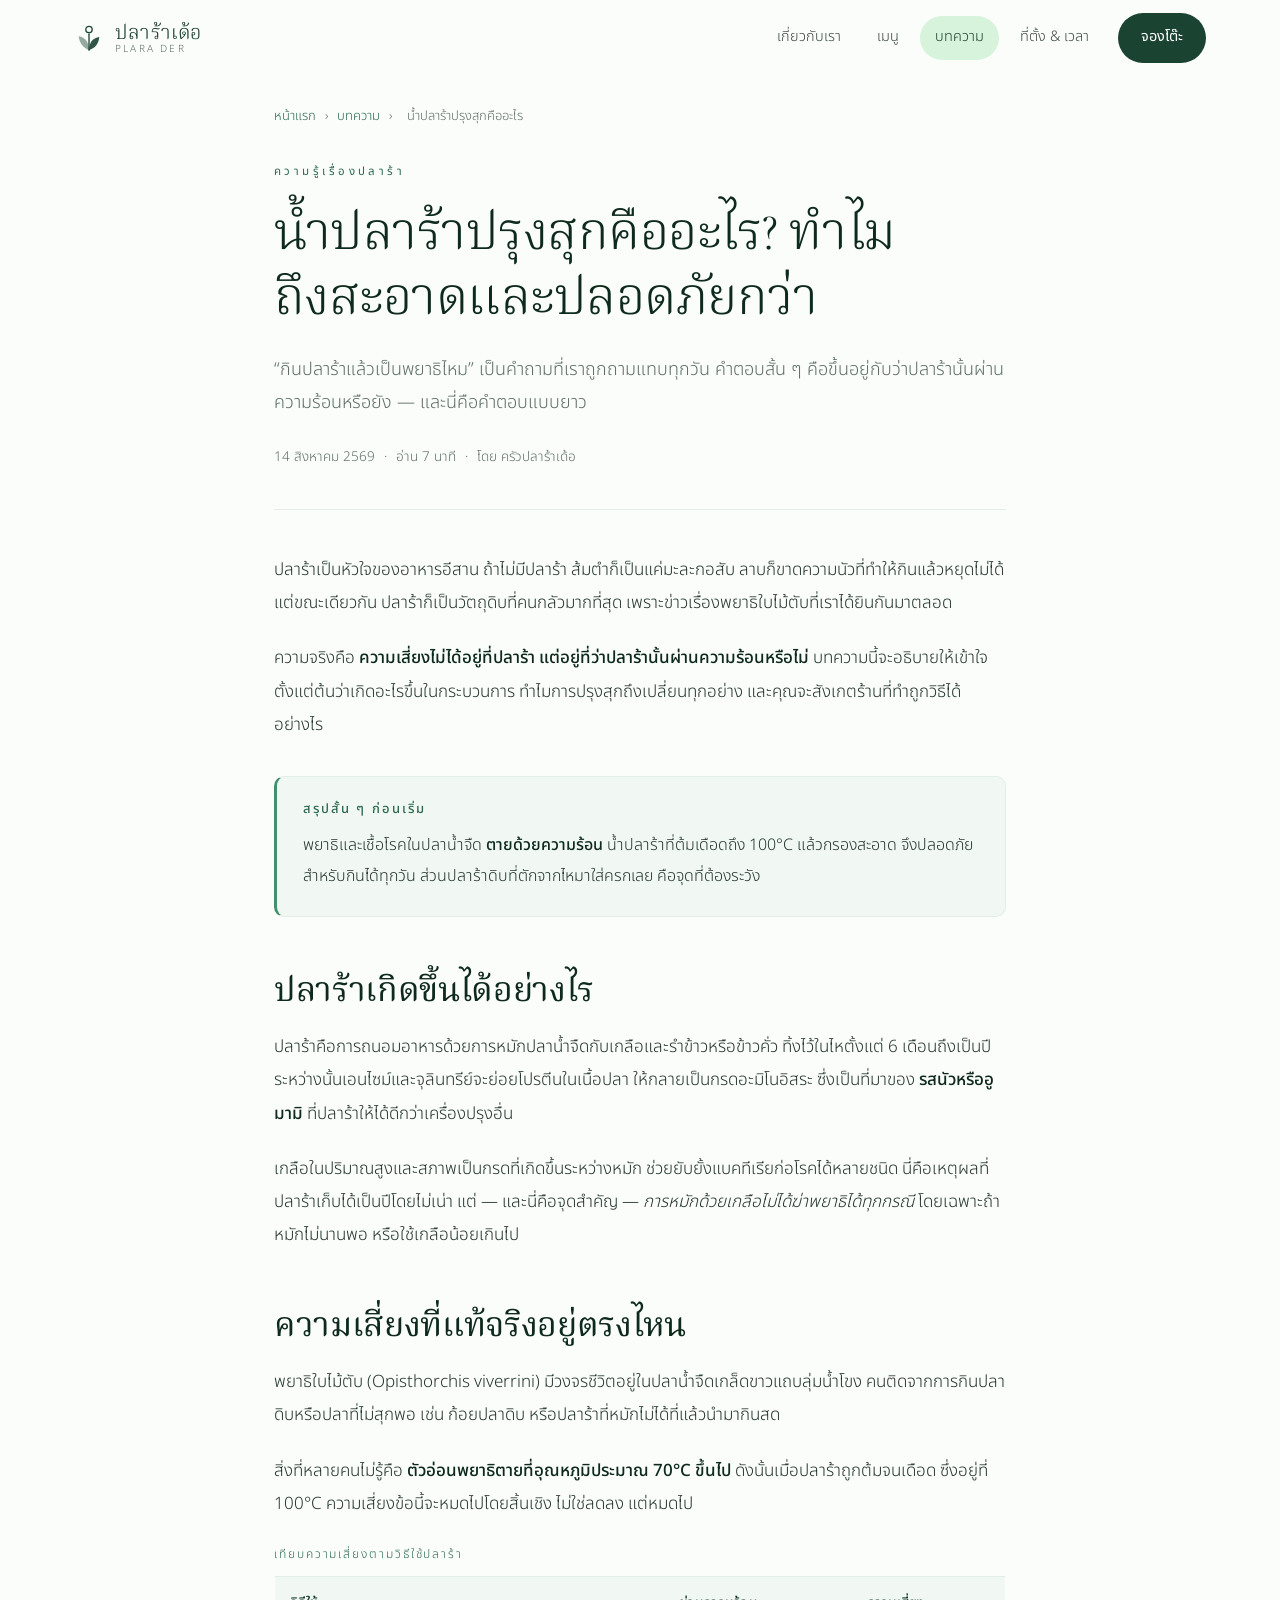
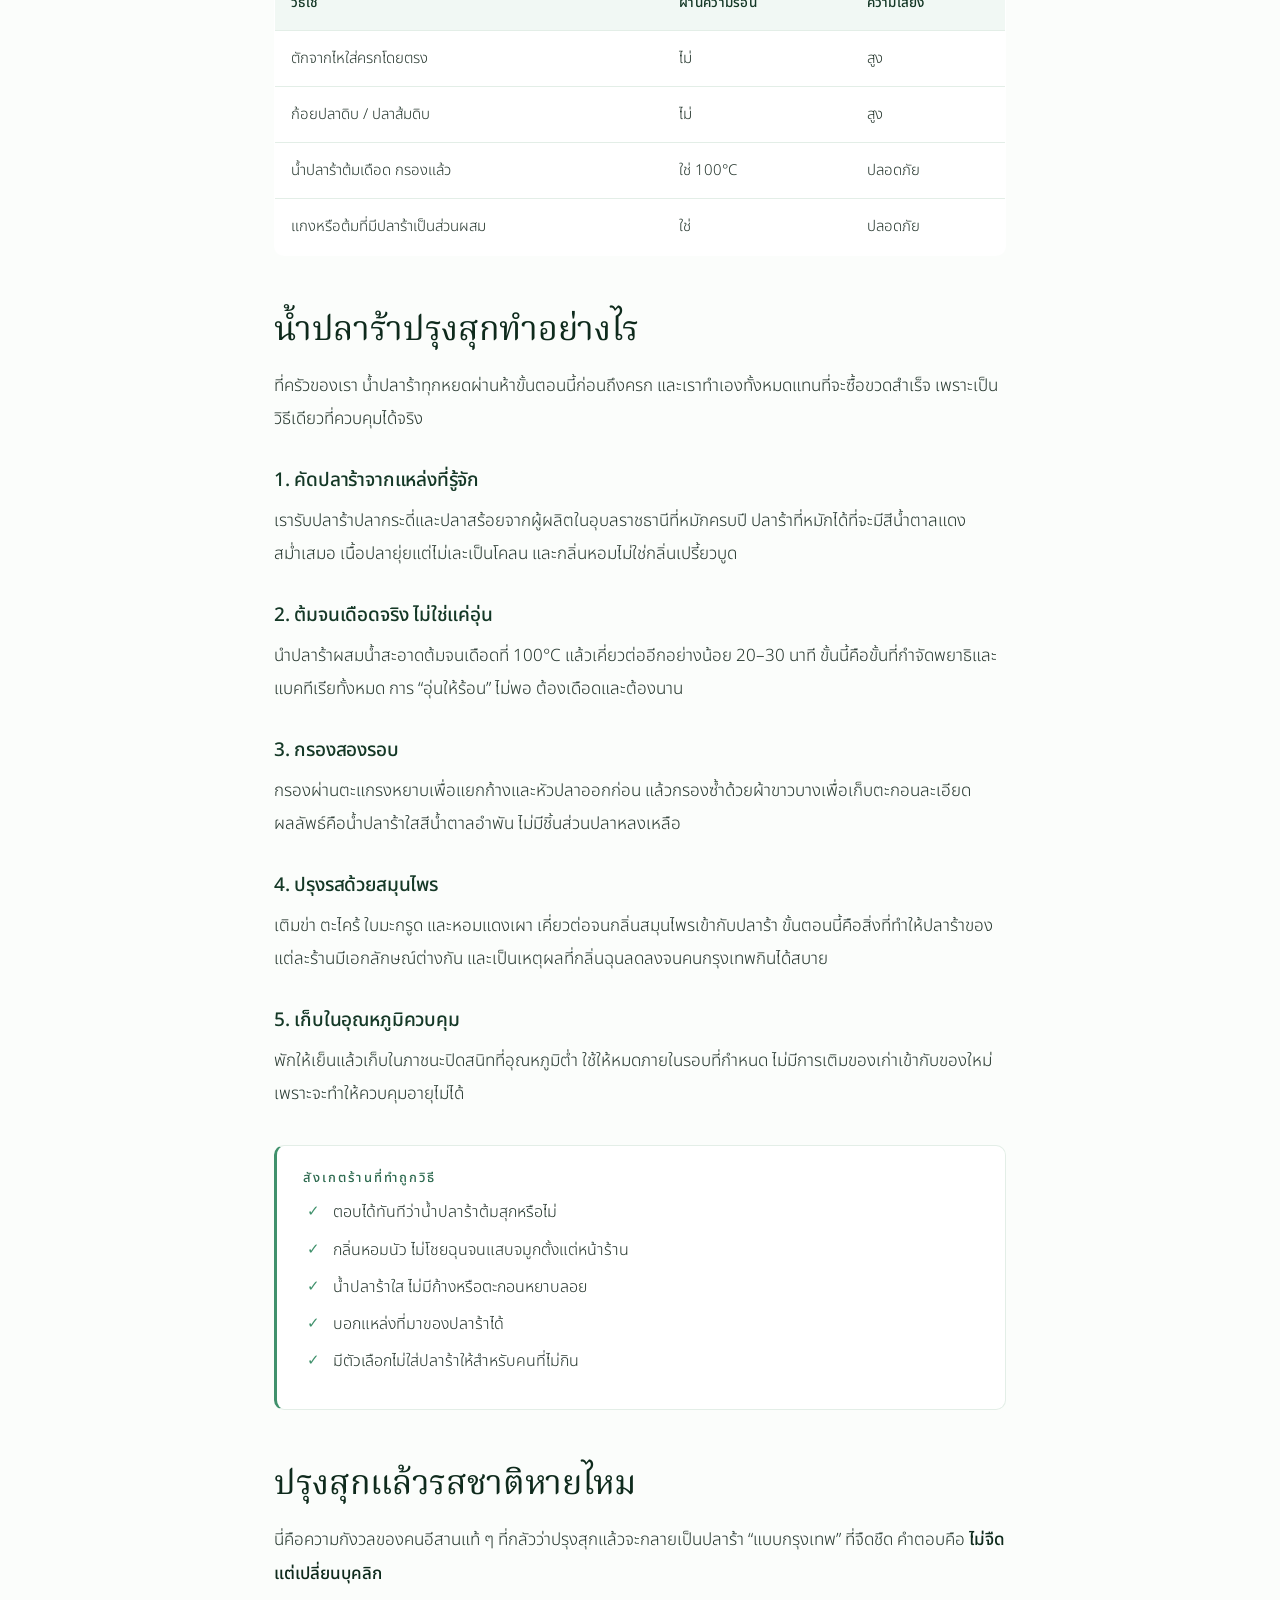
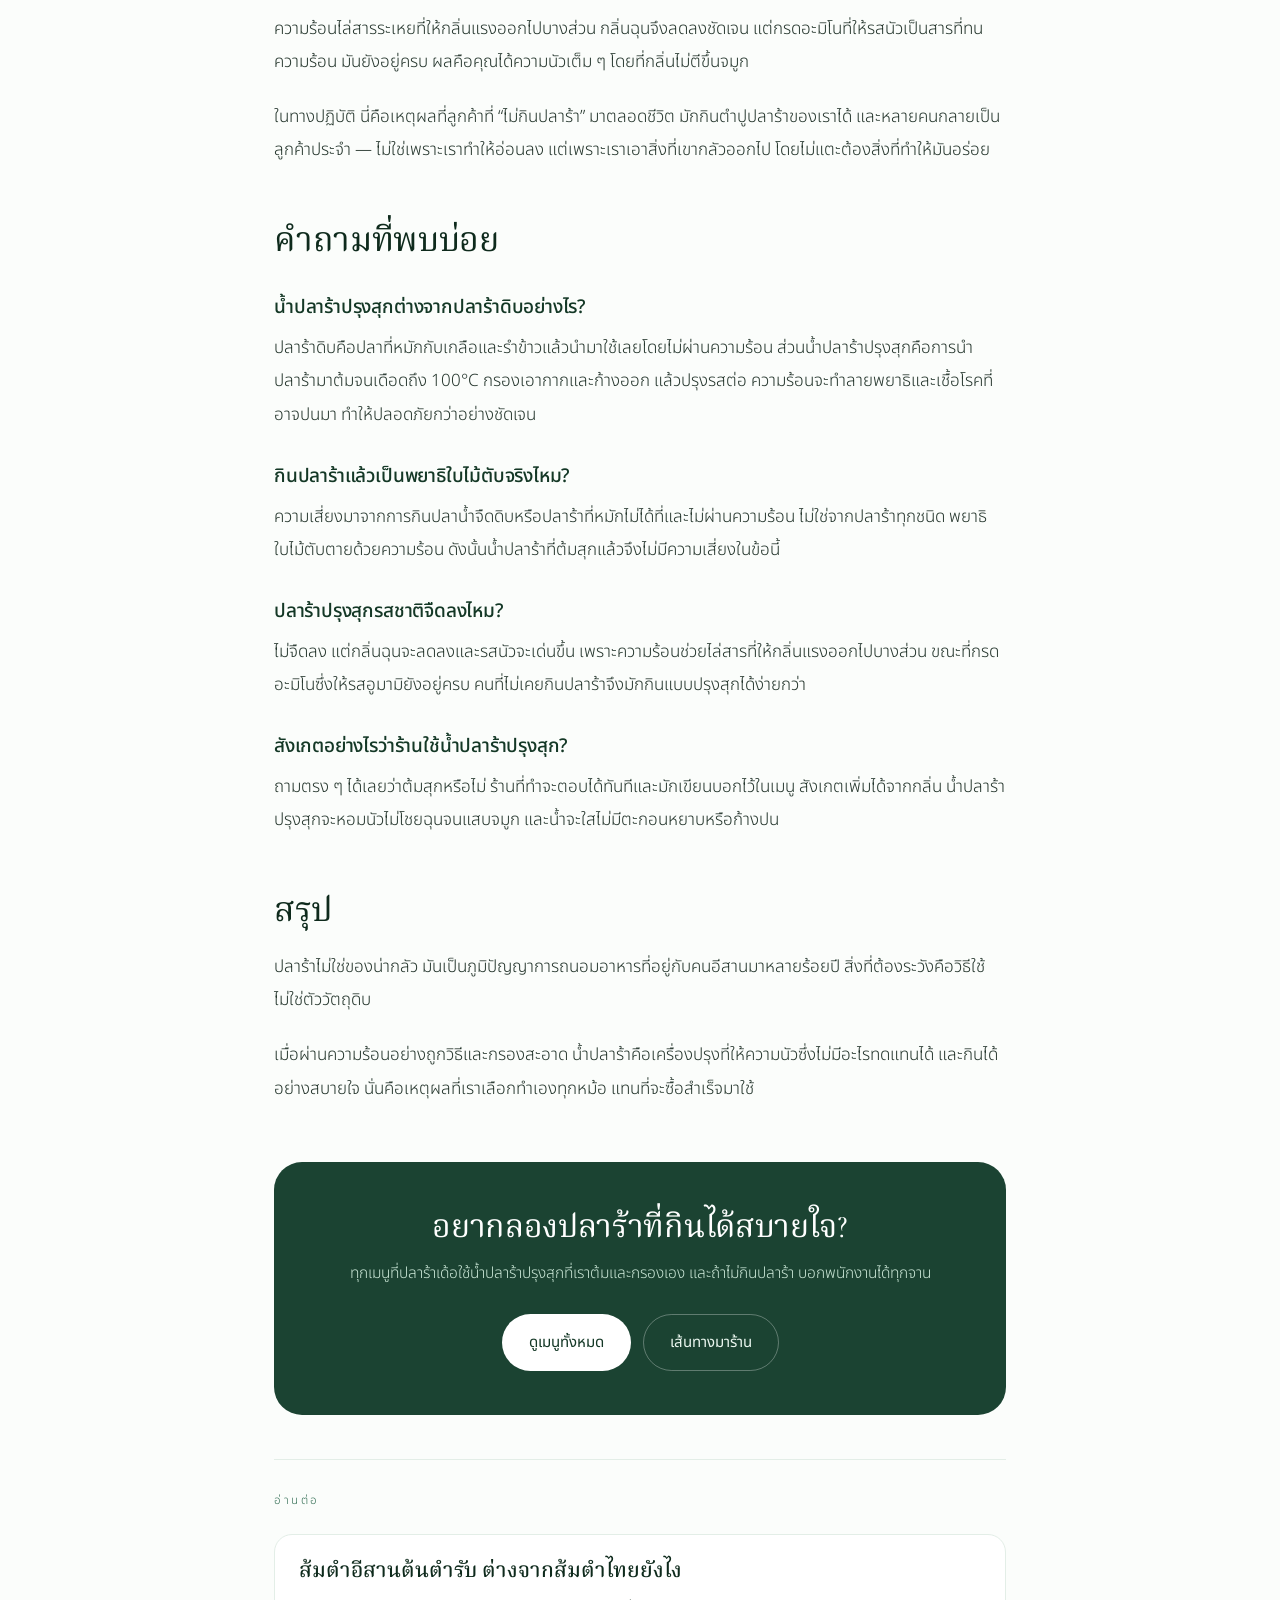
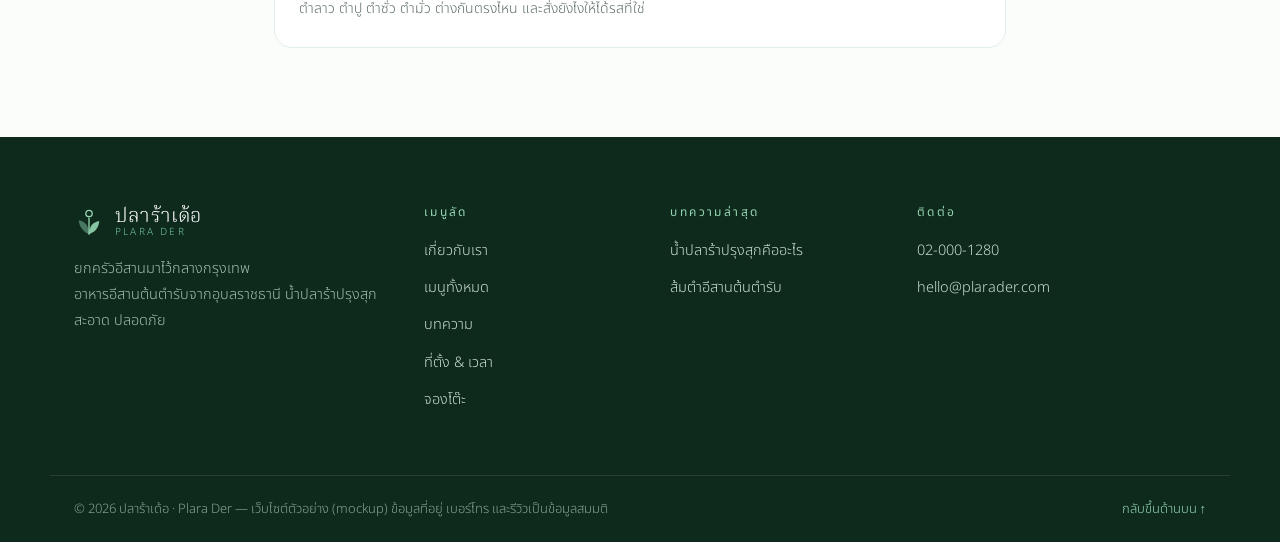
<file: blog/cooked-plara-safe.html>
<!DOCTYPE html>
<html lang="th">
<head>
<meta charset="UTF-8" />
<meta name="viewport" content="width=device-width, initial-scale=1" />
<title>น้ำปลาร้าปรุงสุกคืออะไร? ทำไมถึงสะอาดและปลอดภัยกว่า | ปลาร้าเด้อ</title>
<meta name="description" content="น้ำปลาร้าปรุงสุกต่างจากปลาร้าดิบอย่างไร ทำไมถึงสะอาดและปลอดภัยกว่า เข้าใจเรื่องพยาธิใบไม้ตับ อุณหภูมิที่ต้องถึง และวิธีสังเกตร้านที่ทำถูกวิธี" />
<meta name="keywords" content="น้ำปลาร้าปรุงสุก, ปลาร้าสะอาด, ปลาร้าปลอดภัย, ปลาร้าดิบ, พยาธิใบไม้ตับ, อาหารอีสาน" />
<meta name="robots" content="index, follow, max-image-preview:large" />
<meta name="author" content="ปลาร้าเด้อ · Plara Der" />
<link rel="canonical" href="https://plara-der.vercel.app/blog/cooked-plara-safe" />
<meta name="theme-color" content="#2D6A4F" />
<link rel="icon" href="../assets/favicon.svg" type="image/svg+xml" />

<meta property="og:type" content="article" />
<meta property="og:title" content="น้ำปลาร้าปรุงสุกคืออะไร? ทำไมถึงสะอาดและปลอดภัยกว่า" />
<meta property="og:description" content="เข้าใจความต่างระหว่างปลาร้าดิบกับปรุงสุก และวิธีสังเกตร้านที่ทำถูกวิธี" />
<meta property="og:url" content="https://plara-der.vercel.app/blog/cooked-plara-safe" />
<meta property="og:site_name" content="ปลาร้าเด้อ · Plara Der" />
<meta property="og:locale" content="th_TH" />
<meta property="article:published_time" content="2026-08-14" />
<meta name="twitter:card" content="summary_large_image" />
<meta name="twitter:title" content="น้ำปลาร้าปรุงสุกคืออะไร? ทำไมถึงสะอาดและปลอดภัยกว่า" />
<meta name="twitter:description" content="เข้าใจความต่างระหว่างปลาร้าดิบกับปรุงสุก และวิธีสังเกตร้านที่ทำถูกวิธี" />

<link rel="preconnect" href="https://fonts.googleapis.com" />
<link rel="preconnect" href="https://fonts.gstatic.com" crossorigin />
<link href="https://fonts.googleapis.com/css2?family=Cormorant+Garamond:ital,wght@0,300;0,400;0,500;0,600;1,400&family=Noto+Sans+Thai:wght@200;300;400;500;600&family=Noto+Serif+Thai:wght@300;400;500&display=swap" rel="stylesheet" />
<link rel="stylesheet" href="../styles.css" />

<script type="application/ld+json">
{
  "@context": "https://schema.org",
  "@type": "BlogPosting",
  "headline": "น้ำปลาร้าปรุงสุกคืออะไร? ทำไมถึงสะอาดและปลอดภัยกว่า",
  "description": "น้ำปลาร้าปรุงสุกต่างจากปลาร้าดิบอย่างไร ทำไมถึงสะอาดและปลอดภัยกว่า และวิธีสังเกตร้านที่ทำถูกวิธี",
  "inLanguage": "th-TH",
  "datePublished": "2026-08-14",
  "dateModified": "2026-08-14",
  "wordCount": 1500,
  "keywords": "น้ำปลาร้าปรุงสุก, ปลาร้าสะอาด, ปลาร้าปลอดภัย, อาหารอีสาน",
  "mainEntityOfPage": {
    "@type": "WebPage",
    "@id": "https://plara-der.vercel.app/blog/cooked-plara-safe"
  },
  "author": { "@type": "Organization", "name": "ปลาร้าเด้อ · Plara Der" },
  "publisher": {
    "@type": "Organization",
    "name": "ปลาร้าเด้อ · Plara Der",
    "logo": { "@type": "ImageObject", "url": "https://plara-der.vercel.app/assets/favicon.svg" }
  }
}
</script>

<script type="application/ld+json">
{
  "@context": "https://schema.org",
  "@type": "BreadcrumbList",
  "itemListElement": [
    { "@type": "ListItem", "position": 1, "name": "หน้าแรก", "item": "https://plara-der.vercel.app/" },
    { "@type": "ListItem", "position": 2, "name": "บทความ", "item": "https://plara-der.vercel.app/blog/" },
    { "@type": "ListItem", "position": 3, "name": "น้ำปลาร้าปรุงสุกคืออะไร" }
  ]
}
</script>

<script type="application/ld+json">
{
  "@context": "https://schema.org",
  "@type": "FAQPage",
  "mainEntity": [
    {
      "@type": "Question",
      "name": "น้ำปลาร้าปรุงสุกต่างจากปลาร้าดิบอย่างไร?",
      "acceptedAnswer": { "@type": "Answer", "text": "ปลาร้าดิบคือปลาที่หมักกับเกลือและรำข้าวแล้วนำมาใช้เลยโดยไม่ผ่านความร้อน ส่วนน้ำปลาร้าปรุงสุกคือการนำปลาร้ามาต้มจนเดือดถึง 100 องศาเซลเซียส กรองเอากากและก้างออก แล้วปรุงรสต่อ ความร้อนจะทำลายพยาธิและเชื้อโรคที่อาจปนมา ทำให้ปลอดภัยกว่าอย่างชัดเจน" }
    },
    {
      "@type": "Question",
      "name": "กินปลาร้าแล้วเป็นพยาธิใบไม้ตับจริงไหม?",
      "acceptedAnswer": { "@type": "Answer", "text": "ความเสี่ยงมาจากการกินปลาน้ำจืดดิบหรือปลาร้าที่หมักไม่ได้ที่และไม่ผ่านความร้อน ไม่ใช่จากปลาร้าทุกชนิด พยาธิใบไม้ตับตายด้วยความร้อน ดังนั้นน้ำปลาร้าที่ต้มสุกแล้วจึงไม่มีความเสี่ยงในข้อนี้" }
    },
    {
      "@type": "Question",
      "name": "ปลาร้าปรุงสุกรสชาติจืดลงไหม?",
      "acceptedAnswer": { "@type": "Answer", "text": "ไม่จืดลง แต่กลิ่นฉุนจะลดลงและรสนัวจะเด่นขึ้น เพราะความร้อนช่วยไล่สารที่ให้กลิ่นแรงออกไปบางส่วน ขณะที่กรดอะมิโนซึ่งให้รสอูมามิยังอยู่ครบ คนที่ไม่เคยกินปลาร้าจึงมักกินแบบปรุงสุกได้ง่ายกว่า" }
    },
    {
      "@type": "Question",
      "name": "สังเกตอย่างไรว่าร้านใช้น้ำปลาร้าปรุงสุก?",
      "acceptedAnswer": { "@type": "Answer", "text": "ถามตรง ๆ ได้เลยว่าต้มสุกหรือไม่ ร้านที่ทำจะตอบได้ทันทีและมักเขียนบอกไว้ในเมนู สังเกตเพิ่มได้จากกลิ่น น้ำปลาร้าปรุงสุกจะหอมนัวไม่โชยฉุนจนแสบจมูก และน้ำจะใสไม่มีตะกอนหยาบหรือก้างปน" }
    }
  ]
}
</script>
</head>
<body>

<a class="skip-link" href="#article">ข้ามไปยังเนื้อหาบทความ</a>

<header class="site-header" id="siteHeader">
  <div class="wrap header-inner">
    <a href="../" class="brand" aria-label="ปลาร้าเด้อ หน้าแรก">
      <svg class="brand-mark" viewBox="0 0 32 32" aria-hidden="true">
        <path d="M16 29c0-8 4-13 11-14-1 8-5 12-11 14Z" fill="currentColor" opacity=".9"/>
        <path d="M16 29C16 20 12 15 5 14c1 8 5 12 11 15Z" fill="currentColor" opacity=".45"/>
        <path d="M16 29V12" stroke="currentColor" stroke-width="1.4" stroke-linecap="round"/>
        <circle cx="16" cy="7" r="3.4" fill="none" stroke="currentColor" stroke-width="1.4"/>
      </svg>
      <span class="brand-text">
        <span class="brand-th">ปลาร้าเด้อ</span>
        <span class="brand-en">Plara Der</span>
      </span>
    </a>
    <nav class="nav" id="nav" aria-label="เมนูหลัก">
      <a href="../#about">เกี่ยวกับเรา</a>
      <a href="../#menu">เมนู</a>
      <a href="./" class="active">บทความ</a>
      <a href="../#visit">ที่ตั้ง &amp; เวลา</a>
      <a href="../#reserve" class="btn btn-solid nav-cta">จองโต๊ะ</a>
    </nav>
    <button class="hamburger" id="hamburger" aria-label="เปิดเมนู" aria-expanded="false" aria-controls="nav">
      <span></span><span></span><span></span>
    </button>
  </div>
</header>

<main>
<article class="article" id="article">
  <div class="wrap article-wrap">

    <nav class="crumbs" aria-label="เส้นทางนำทาง">
      <a href="../">หน้าแรก</a> <span aria-hidden="true">›</span>
      <a href="./">บทความ</a> <span aria-hidden="true">›</span>
      <span aria-current="page">น้ำปลาร้าปรุงสุกคืออะไร</span>
    </nav>

    <header class="article-head">
      <p class="eyebrow">ความรู้เรื่องปลาร้า</p>
      <h1>น้ำปลาร้าปรุงสุกคืออะไร? ทำไมถึงสะอาดและปลอดภัยกว่า</h1>
      <p class="article-lead">
        “กินปลาร้าแล้วเป็นพยาธิไหม” เป็นคำถามที่เราถูกถามแทบทุกวัน
        คำตอบสั้น ๆ คือขึ้นอยู่กับว่าปลาร้านั้นผ่านความร้อนหรือยัง — และนี่คือคำตอบแบบยาว
      </p>
      <div class="article-meta">
        <time datetime="2026-08-14">14 สิงหาคม 2569</time>
        <span aria-hidden="true">·</span>
        <span>อ่าน 7 นาที</span>
        <span aria-hidden="true">·</span>
        <span>โดย ครัวปลาร้าเด้อ</span>
      </div>
    </header>

    <div class="article-body">

      <p>
        ปลาร้าเป็นหัวใจของอาหารอีสาน ถ้าไม่มีปลาร้า ส้มตำก็เป็นแค่มะละกอสับ
        ลาบก็ขาดความนัวที่ทำให้กินแล้วหยุดไม่ได้ แต่ขณะเดียวกัน ปลาร้าก็เป็นวัตถุดิบที่คนกลัวมากที่สุด
        เพราะข่าวเรื่องพยาธิใบไม้ตับที่เราได้ยินกันมาตลอด
      </p>

      <p>
        ความจริงคือ <strong>ความเสี่ยงไม่ได้อยู่ที่ปลาร้า แต่อยู่ที่ว่าปลาร้านั้นผ่านความร้อนหรือไม่</strong>
        บทความนี้จะอธิบายให้เข้าใจตั้งแต่ต้นว่าเกิดอะไรขึ้นในกระบวนการ ทำไมการปรุงสุกถึงเปลี่ยนทุกอย่าง
        และคุณจะสังเกตร้านที่ทำถูกวิธีได้อย่างไร
      </p>

      <div class="callout">
        <h2 class="callout-title">สรุปสั้น ๆ ก่อนเริ่ม</h2>
        <p>
          พยาธิและเชื้อโรคในปลาน้ำจืด <strong>ตายด้วยความร้อน</strong>
          น้ำปลาร้าที่ต้มเดือดถึง 100°C แล้วกรองสะอาด จึงปลอดภัยสำหรับกินได้ทุกวัน
          ส่วนปลาร้าดิบที่ตักจากไหมาใส่ครกเลย คือจุดที่ต้องระวัง
        </p>
      </div>

      <h2 id="what">ปลาร้าเกิดขึ้นได้อย่างไร</h2>
      <p>
        ปลาร้าคือการถนอมอาหารด้วยการหมักปลาน้ำจืดกับเกลือและรำข้าวหรือข้าวคั่ว
        ทิ้งไว้ในไหตั้งแต่ 6 เดือนถึงเป็นปี ระหว่างนั้นเอนไซม์และจุลินทรีย์จะย่อยโปรตีนในเนื้อปลา
        ให้กลายเป็นกรดอะมิโนอิสระ ซึ่งเป็นที่มาของ <strong>รสนัวหรืออูมามิ</strong> ที่ปลาร้าให้ได้ดีกว่าเครื่องปรุงอื่น
      </p>
      <p>
        เกลือในปริมาณสูงและสภาพเป็นกรดที่เกิดขึ้นระหว่างหมัก ช่วยยับยั้งแบคทีเรียก่อโรคได้หลายชนิด
        นี่คือเหตุผลที่ปลาร้าเก็บได้เป็นปีโดยไม่เน่า แต่ — และนี่คือจุดสำคัญ —
        <em>การหมักด้วยเกลือไม่ได้ฆ่าพยาธิได้ทุกกรณี</em> โดยเฉพาะถ้าหมักไม่นานพอ หรือใช้เกลือน้อยเกินไป
      </p>

      <h2 id="risk">ความเสี่ยงที่แท้จริงอยู่ตรงไหน</h2>
      <p>
        พยาธิใบไม้ตับ (Opisthorchis viverrini) มีวงจรชีวิตอยู่ในปลาน้ำจืดเกล็ดขาวแถบลุ่มน้ำโขง
        คนติดจากการกินปลาดิบหรือปลาที่ไม่สุกพอ เช่น ก้อยปลาดิบ หรือปลาร้าที่หมักไม่ได้ที่แล้วนำมากินสด
      </p>
      <p>
        สิ่งที่หลายคนไม่รู้คือ <strong>ตัวอ่อนพยาธิตายที่อุณหภูมิประมาณ 70°C ขึ้นไป</strong>
        ดังนั้นเมื่อปลาร้าถูกต้มจนเดือด ซึ่งอยู่ที่ 100°C ความเสี่ยงข้อนี้จะหมดไปโดยสิ้นเชิง
        ไม่ใช่ลดลง แต่หมดไป
      </p>
      <table class="post-table">
        <caption>เทียบความเสี่ยงตามวิธีใช้ปลาร้า</caption>
        <thead>
          <tr><th scope="col">วิธีใช้</th><th scope="col">ผ่านความร้อน</th><th scope="col">ความเสี่ยง</th></tr>
        </thead>
        <tbody>
          <tr><td>ตักจากไหใส่ครกโดยตรง</td><td>ไม่</td><td>สูง</td></tr>
          <tr><td>ก้อยปลาดิบ / ปลาส้มดิบ</td><td>ไม่</td><td>สูง</td></tr>
          <tr><td>น้ำปลาร้าต้มเดือด กรองแล้ว</td><td>ใช่ 100°C</td><td>ปลอดภัย</td></tr>
          <tr><td>แกงหรือต้มที่มีปลาร้าเป็นส่วนผสม</td><td>ใช่</td><td>ปลอดภัย</td></tr>
        </tbody>
      </table>

      <h2 id="process">น้ำปลาร้าปรุงสุกทำอย่างไร</h2>
      <p>
        ที่ครัวของเรา น้ำปลาร้าทุกหยดผ่านห้าขั้นตอนนี้ก่อนถึงครก และเราทำเองทั้งหมดแทนที่จะซื้อขวดสำเร็จ
        เพราะเป็นวิธีเดียวที่ควบคุมได้จริง
      </p>

      <h3>1. คัดปลาร้าจากแหล่งที่รู้จัก</h3>
      <p>
        เรารับปลาร้าปลากระดี่และปลาสร้อยจากผู้ผลิตในอุบลราชธานีที่หมักครบปี
        ปลาร้าที่หมักได้ที่จะมีสีน้ำตาลแดงสม่ำเสมอ เนื้อปลายุ่ยแต่ไม่เละเป็นโคลน และกลิ่นหอมไม่ใช่กลิ่นเปรี้ยวบูด
      </p>

      <h3>2. ต้มจนเดือดจริง ไม่ใช่แค่อุ่น</h3>
      <p>
        นำปลาร้าผสมน้ำสะอาดต้มจนเดือดที่ 100°C แล้วเคี่ยวต่ออีกอย่างน้อย 20–30 นาที
        ขั้นนี้คือขั้นที่กำจัดพยาธิและแบคทีเรียทั้งหมด การ “อุ่นให้ร้อน” ไม่พอ ต้องเดือดและต้องนาน
      </p>

      <h3>3. กรองสองรอบ</h3>
      <p>
        กรองผ่านตะแกรงหยาบเพื่อแยกก้างและหัวปลาออกก่อน แล้วกรองซ้ำด้วยผ้าขาวบางเพื่อเก็บตะกอนละเอียด
        ผลลัพธ์คือน้ำปลาร้าใสสีน้ำตาลอำพัน ไม่มีชิ้นส่วนปลาหลงเหลือ
      </p>

      <h3>4. ปรุงรสด้วยสมุนไพร</h3>
      <p>
        เติมข่า ตะไคร้ ใบมะกรูด และหอมแดงเผา เคี่ยวต่อจนกลิ่นสมุนไพรเข้ากับปลาร้า
        ขั้นตอนนี้คือสิ่งที่ทำให้ปลาร้าของแต่ละร้านมีเอกลักษณ์ต่างกัน และเป็นเหตุผลที่กลิ่นฉุนลดลงจนคนกรุงเทพกินได้สบาย
      </p>

      <h3>5. เก็บในอุณหภูมิควบคุม</h3>
      <p>
        พักให้เย็นแล้วเก็บในภาชนะปิดสนิทที่อุณหภูมิต่ำ ใช้ให้หมดภายในรอบที่กำหนด
        ไม่มีการเติมของเก่าเข้ากับของใหม่ เพราะจะทำให้ควบคุมอายุไม่ได้
      </p>

      <div class="callout callout--check">
        <h2 class="callout-title">สังเกตร้านที่ทำถูกวิธี</h2>
        <ul class="check-list">
          <li>ตอบได้ทันทีว่าน้ำปลาร้าต้มสุกหรือไม่</li>
          <li>กลิ่นหอมนัว ไม่โชยฉุนจนแสบจมูกตั้งแต่หน้าร้าน</li>
          <li>น้ำปลาร้าใส ไม่มีก้างหรือตะกอนหยาบลอย</li>
          <li>บอกแหล่งที่มาของปลาร้าได้</li>
          <li>มีตัวเลือกไม่ใส่ปลาร้าให้สำหรับคนที่ไม่กิน</li>
        </ul>
      </div>

      <h2 id="taste">ปรุงสุกแล้วรสชาติหายไหม</h2>
      <p>
        นี่คือความกังวลของคนอีสานแท้ ๆ ที่กลัวว่าปรุงสุกแล้วจะกลายเป็นปลาร้า “แบบกรุงเทพ” ที่จืดชืด
        คำตอบคือ <strong>ไม่จืด แต่เปลี่ยนบุคลิก</strong>
      </p>
      <p>
        ความร้อนไล่สารระเหยที่ให้กลิ่นแรงออกไปบางส่วน กลิ่นฉุนจึงลดลงชัดเจน
        แต่กรดอะมิโนที่ให้รสนัวเป็นสารที่ทนความร้อน มันยังอยู่ครบ ผลคือคุณได้ความนัวเต็ม ๆ
        โดยที่กลิ่นไม่ตีขึ้นจมูก
      </p>
      <p>
        ในทางปฏิบัติ นี่คือเหตุผลที่ลูกค้าที่ “ไม่กินปลาร้า” มาตลอดชีวิต มักกินตำปูปลาร้าของเราได้
        และหลายคนกลายเป็นลูกค้าประจำ — ไม่ใช่เพราะเราทำให้อ่อนลง แต่เพราะเราเอาสิ่งที่เขากลัวออกไป
        โดยไม่แตะต้องสิ่งที่ทำให้มันอร่อย
      </p>

      <h2 id="faq">คำถามที่พบบ่อย</h2>

      <h3>น้ำปลาร้าปรุงสุกต่างจากปลาร้าดิบอย่างไร?</h3>
      <p>
        ปลาร้าดิบคือปลาที่หมักกับเกลือและรำข้าวแล้วนำมาใช้เลยโดยไม่ผ่านความร้อน
        ส่วนน้ำปลาร้าปรุงสุกคือการนำปลาร้ามาต้มจนเดือดถึง 100°C กรองเอากากและก้างออก แล้วปรุงรสต่อ
        ความร้อนจะทำลายพยาธิและเชื้อโรคที่อาจปนมา ทำให้ปลอดภัยกว่าอย่างชัดเจน
      </p>

      <h3>กินปลาร้าแล้วเป็นพยาธิใบไม้ตับจริงไหม?</h3>
      <p>
        ความเสี่ยงมาจากการกินปลาน้ำจืดดิบหรือปลาร้าที่หมักไม่ได้ที่และไม่ผ่านความร้อน ไม่ใช่จากปลาร้าทุกชนิด
        พยาธิใบไม้ตับตายด้วยความร้อน ดังนั้นน้ำปลาร้าที่ต้มสุกแล้วจึงไม่มีความเสี่ยงในข้อนี้
      </p>

      <h3>ปลาร้าปรุงสุกรสชาติจืดลงไหม?</h3>
      <p>
        ไม่จืดลง แต่กลิ่นฉุนจะลดลงและรสนัวจะเด่นขึ้น เพราะความร้อนช่วยไล่สารที่ให้กลิ่นแรงออกไปบางส่วน
        ขณะที่กรดอะมิโนซึ่งให้รสอูมามิยังอยู่ครบ คนที่ไม่เคยกินปลาร้าจึงมักกินแบบปรุงสุกได้ง่ายกว่า
      </p>

      <h3>สังเกตอย่างไรว่าร้านใช้น้ำปลาร้าปรุงสุก?</h3>
      <p>
        ถามตรง ๆ ได้เลยว่าต้มสุกหรือไม่ ร้านที่ทำจะตอบได้ทันทีและมักเขียนบอกไว้ในเมนู
        สังเกตเพิ่มได้จากกลิ่น น้ำปลาร้าปรุงสุกจะหอมนัวไม่โชยฉุนจนแสบจมูก และน้ำจะใสไม่มีตะกอนหยาบหรือก้างปน
      </p>

      <h2 id="closing">สรุป</h2>
      <p>
        ปลาร้าไม่ใช่ของน่ากลัว มันเป็นภูมิปัญญาการถนอมอาหารที่อยู่กับคนอีสานมาหลายร้อยปี
        สิ่งที่ต้องระวังคือวิธีใช้ ไม่ใช่ตัววัตถุดิบ
      </p>
      <p>
        เมื่อผ่านความร้อนอย่างถูกวิธีและกรองสะอาด น้ำปลาร้าคือเครื่องปรุงที่ให้ความนัวซึ่งไม่มีอะไรทดแทนได้
        และกินได้อย่างสบายใจ นั่นคือเหตุผลที่เราเลือกทำเองทุกหม้อ แทนที่จะซื้อสำเร็จมาใช้
      </p>

      <div class="post-cta">
        <h2>อยากลองปลาร้าที่กินได้สบายใจ?</h2>
        <p>
          ทุกเมนูที่ปลาร้าเด้อใช้น้ำปลาร้าปรุงสุกที่เราต้มและกรองเอง
          และถ้าไม่กินปลาร้า บอกพนักงานได้ทุกจาน
        </p>
        <div class="post-cta-actions">
          <a href="../#menu" class="btn btn-solid">ดูเมนูทั้งหมด</a>
          <a href="../#visit" class="btn btn-ghost">เส้นทางมาร้าน</a>
        </div>
      </div>

      <nav class="post-next" aria-label="บทความที่เกี่ยวข้อง">
        <p class="post-next-label">อ่านต่อ</p>
        <a href="isaan-somtam-guide" class="post-next-link">
          <strong>ส้มตำอีสานต้นตำรับ ต่างจากส้มตำไทยยังไง</strong>
          <span>ตำลาว ตำปู ตำซั่ว ตำมั่ว ต่างกันตรงไหน และสั่งยังไงให้ได้รสที่ใช่</span>
        </a>
      </nav>

    </div>
  </div>
</article>
</main>

<footer class="site-footer">
  <div class="wrap footer-grid">
    <div class="footer-brand">
      <div class="brand brand--footer">
        <svg class="brand-mark" viewBox="0 0 32 32" aria-hidden="true">
          <path d="M16 29c0-8 4-13 11-14-1 8-5 12-11 14Z" fill="currentColor" opacity=".9"/>
          <path d="M16 29C16 20 12 15 5 14c1 8 5 12 11 15Z" fill="currentColor" opacity=".45"/>
          <path d="M16 29V12" stroke="currentColor" stroke-width="1.4" stroke-linecap="round"/>
          <circle cx="16" cy="7" r="3.4" fill="none" stroke="currentColor" stroke-width="1.4"/>
        </svg>
        <span class="brand-text"><span class="brand-th">ปลาร้าเด้อ</span><span class="brand-en">Plara Der</span></span>
      </div>
      <p>ยกครัวอีสานมาไว้กลางกรุงเทพ<br />อาหารอีสานต้นตำรับจากอุบลราชธานี น้ำปลาร้าปรุงสุก สะอาด ปลอดภัย</p>
    </div>
    <div class="footer-col">
      <h4>เมนูลัด</h4>
      <ul>
        <li><a href="../#about">เกี่ยวกับเรา</a></li>
        <li><a href="../#menu">เมนูทั้งหมด</a></li>
        <li><a href="./">บทความ</a></li>
        <li><a href="../#visit">ที่ตั้ง &amp; เวลา</a></li>
        <li><a href="../#reserve">จองโต๊ะ</a></li>
      </ul>
    </div>
    <div class="footer-col">
      <h4>บทความล่าสุด</h4>
      <ul>
        <li><a href="cooked-plara-safe">น้ำปลาร้าปรุงสุกคืออะไร</a></li>
        <li><a href="isaan-somtam-guide">ส้มตำอีสานต้นตำรับ</a></li>
      </ul>
    </div>
    <div class="footer-col">
      <h4>ติดต่อ</h4>
      <ul>
        <li><a href="tel:+6620001280">02‑000‑1280</a></li>
        <li><a href="mailto:hello@plarader.com">hello@plarader.com</a></li>
      </ul>
    </div>
  </div>
  <div class="wrap footer-bottom">
    <p>© <span id="year">2026</span> ปลาร้าเด้อ · Plara Der — เว็บไซต์ตัวอย่าง (mockup) ข้อมูลที่อยู่ เบอร์โทร และรีวิวเป็นข้อมูลสมมติ</p>
    <a href="#" class="to-top">กลับขึ้นด้านบน ↑</a>
  </div>
</footer>

<script src="../app.js"></script>
</body>
</html>
</file>
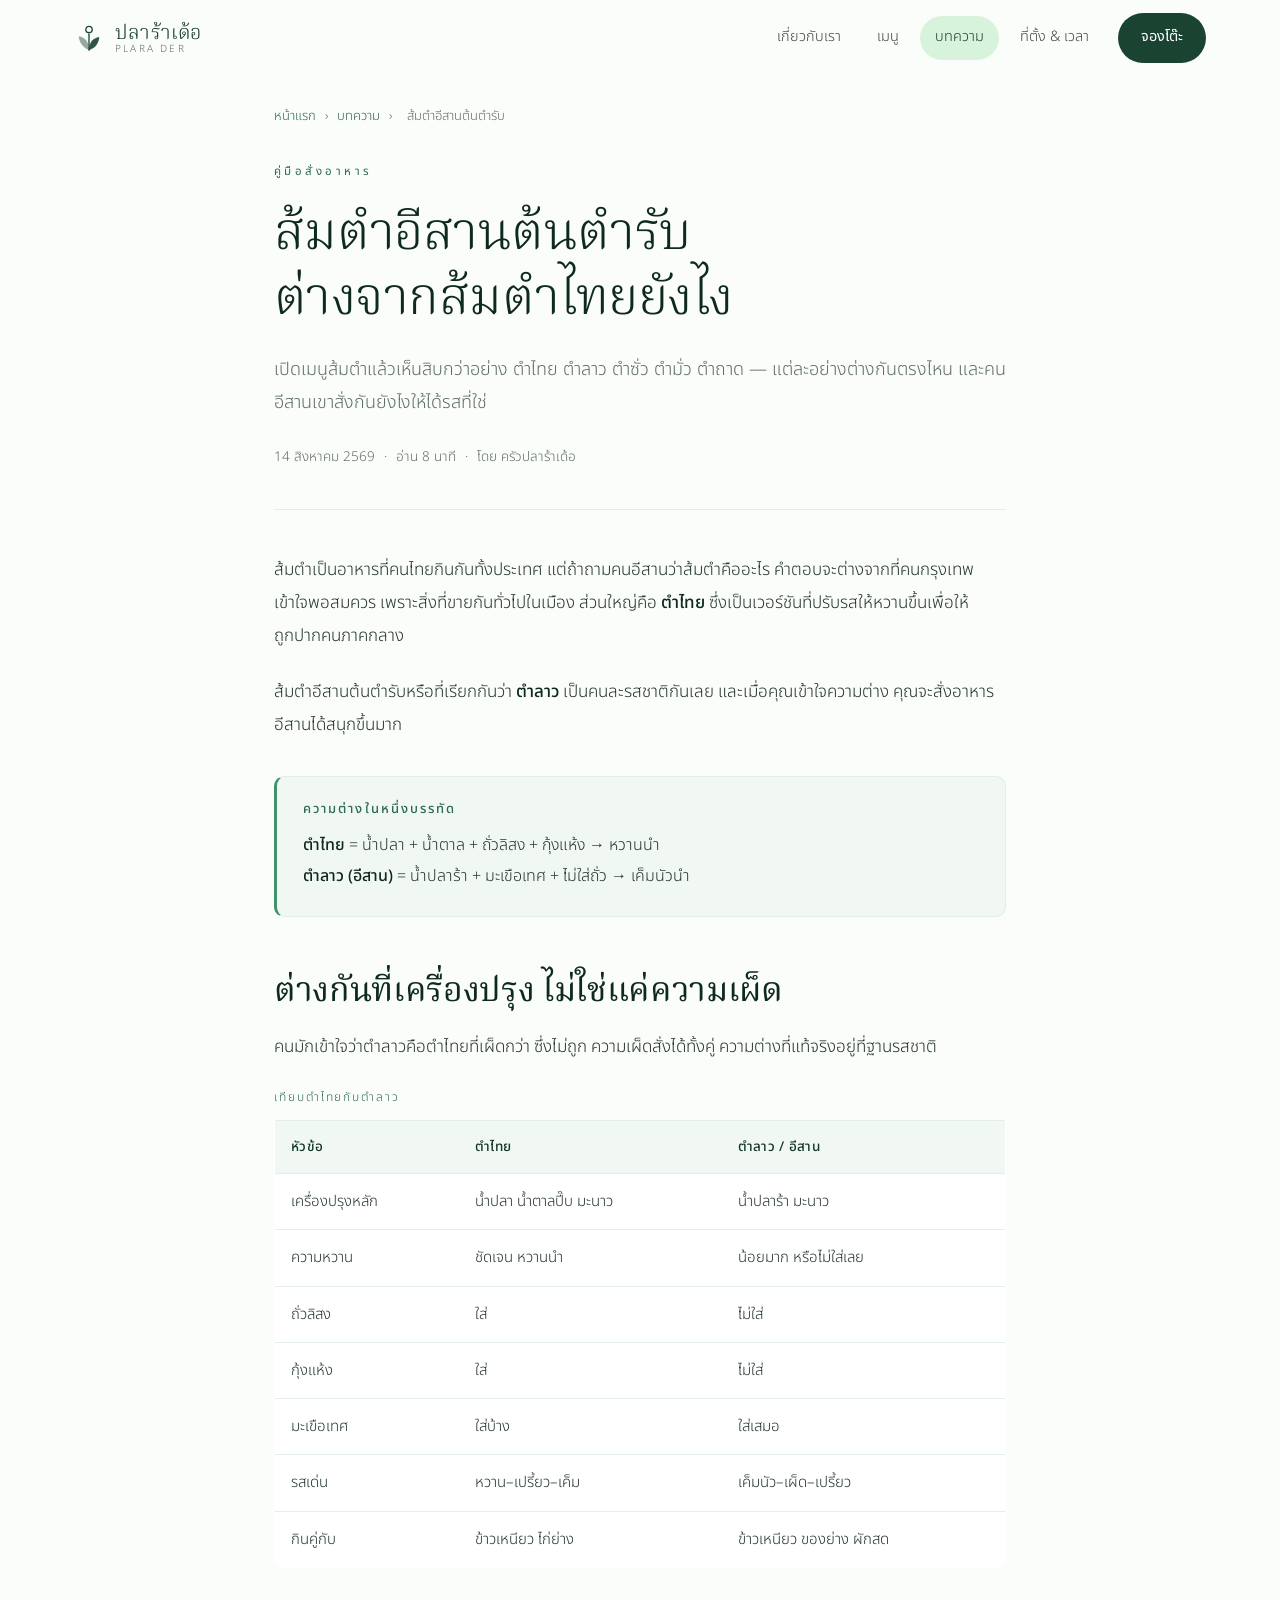
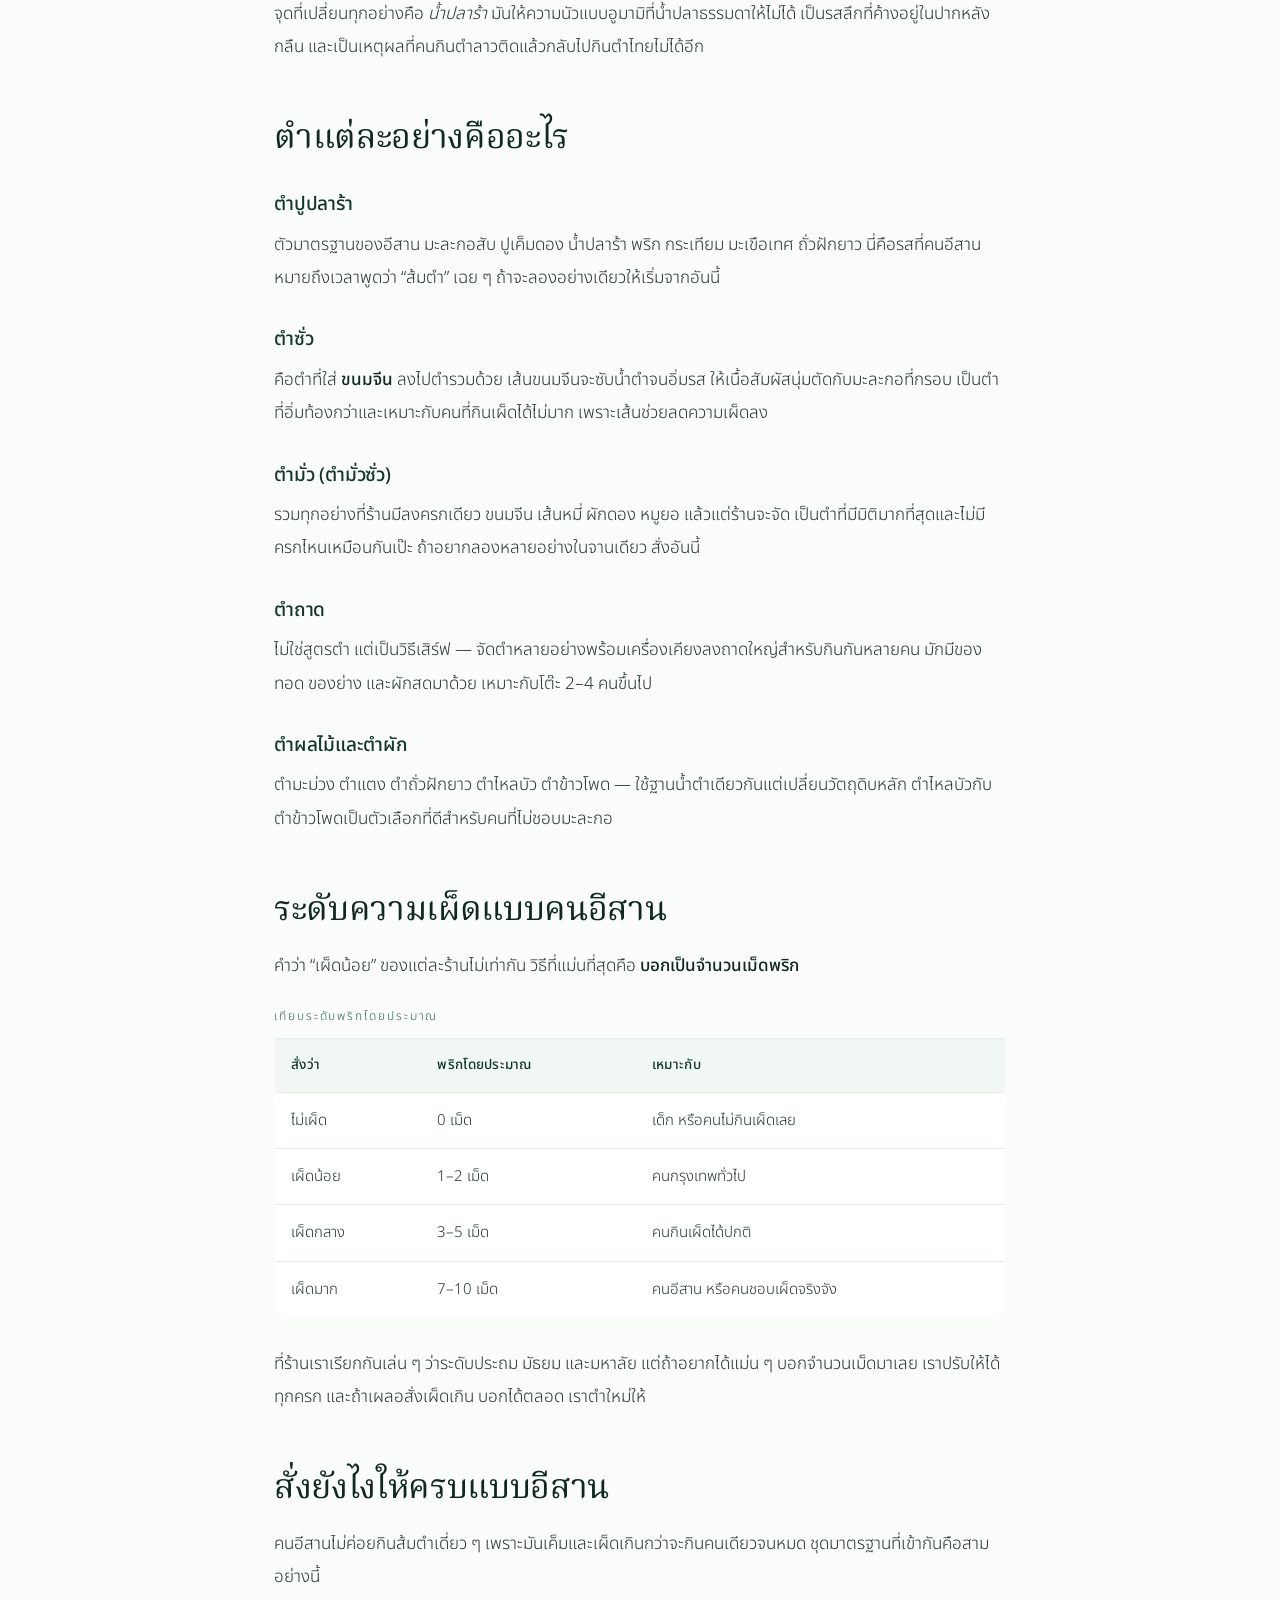
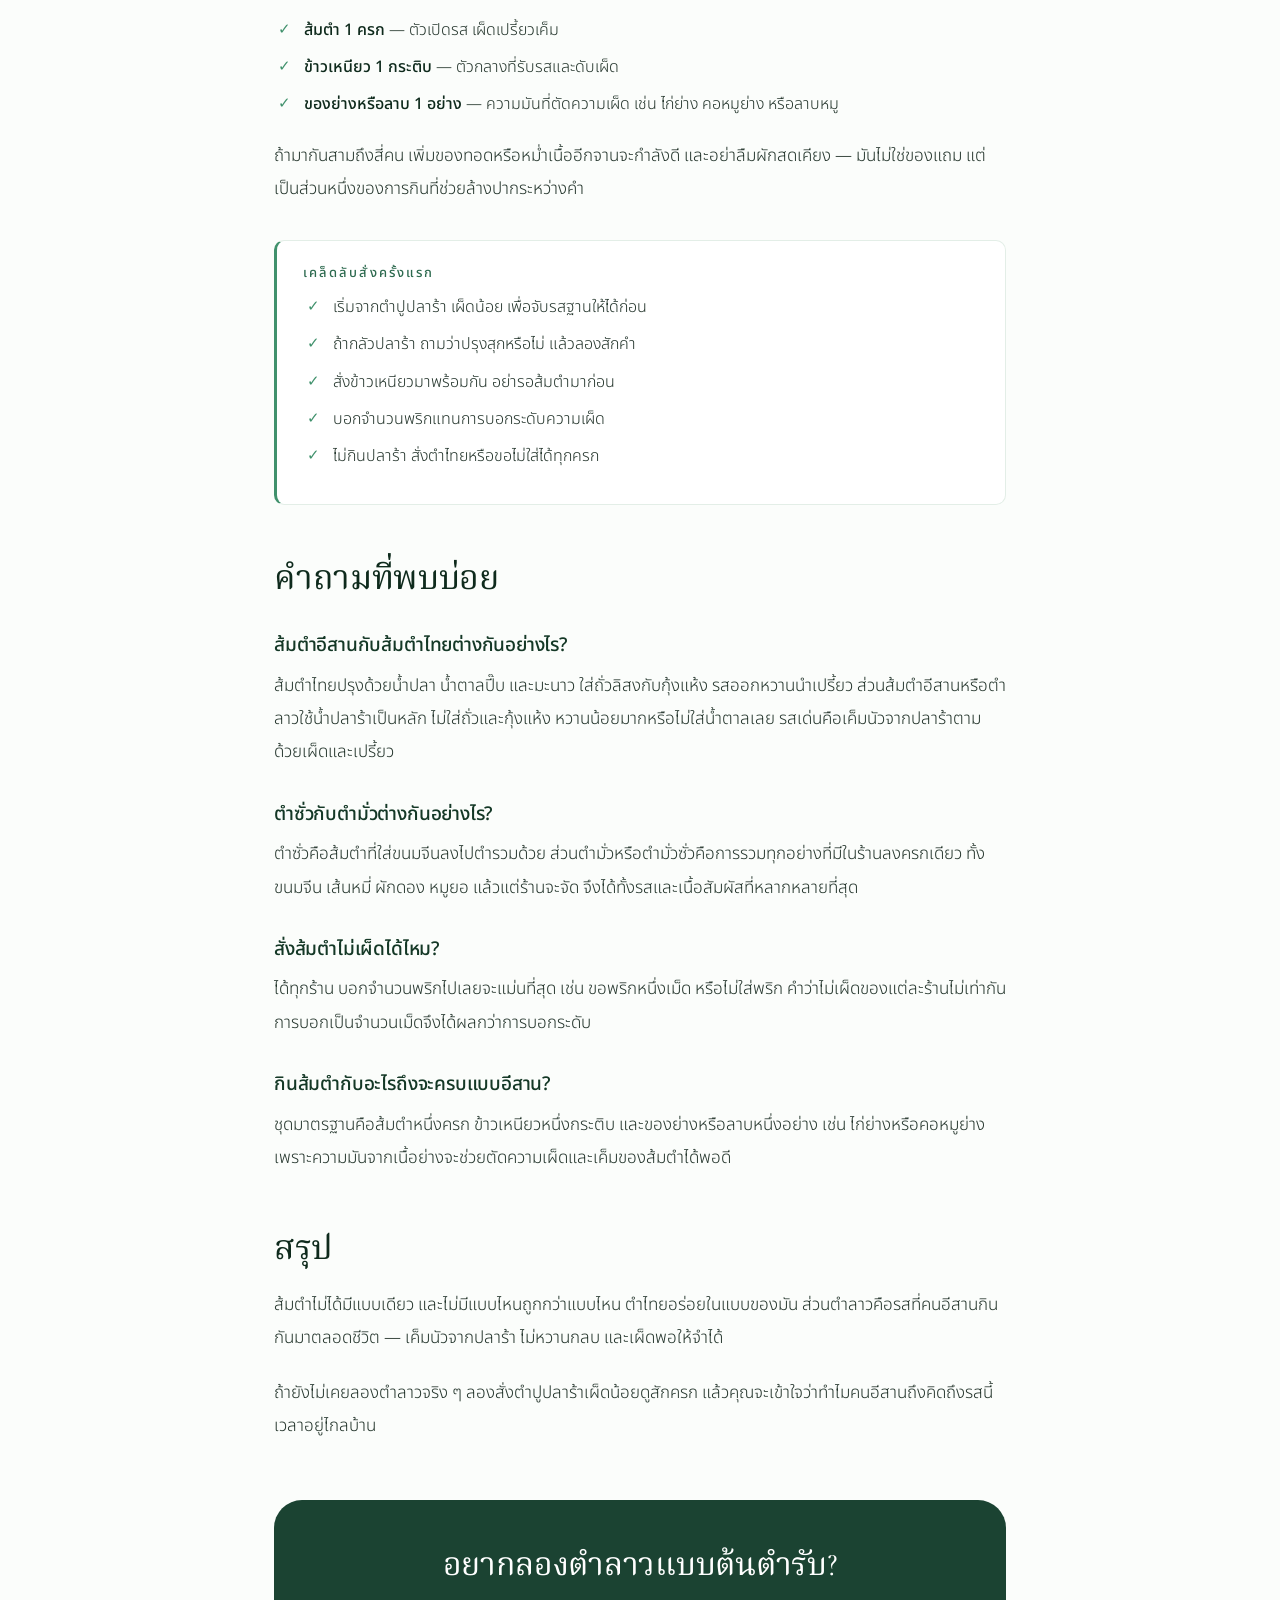
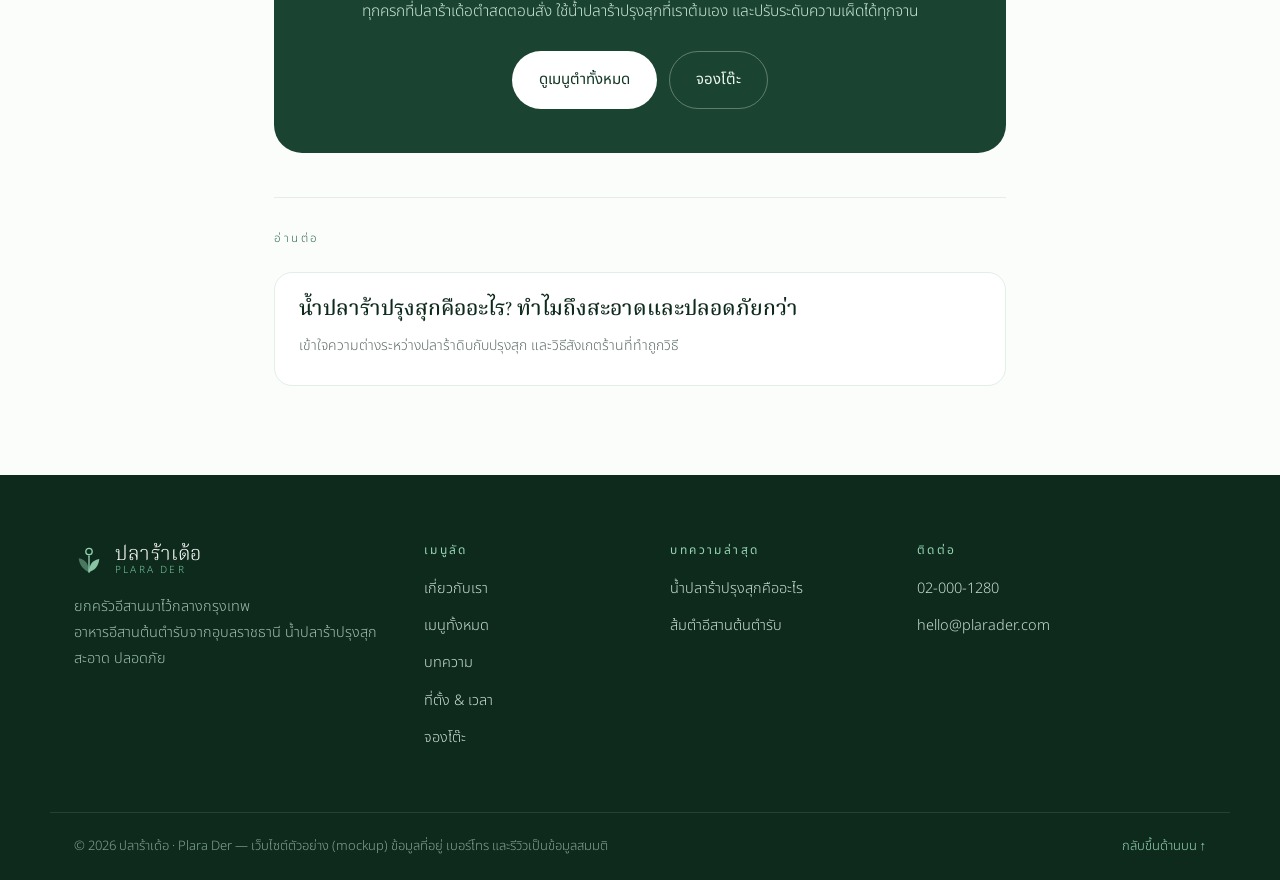
<file: blog/isaan-somtam-guide.html>
<!DOCTYPE html>
<html lang="th">
<head>
<meta charset="UTF-8" />
<meta name="viewport" content="width=device-width, initial-scale=1" />
<title>ส้มตำอีสานต้นตำรับ ต่างจากส้มตำไทยยังไง | ปลาร้าเด้อ</title>
<meta name="description" content="ตำลาว ตำปู ตำซั่ว ตำมั่ว ต่างกันตรงไหน ส้มตำอีสานต้นตำรับต่างจากส้มตำไทยอย่างไร พร้อมวิธีสั่งให้ได้รสที่ใช่ตั้งแต่ครกแรก และระดับความเผ็ดแบบคนอีสาน" />
<meta name="keywords" content="ส้มตำอีสาน, ส้มตำต้นตำรับ, ตำลาว, ตำปู, ตำซั่ว, อาหารอีสาน, ส้มตำไทย, วิธีสั่งส้มตำ" />
<meta name="robots" content="index, follow, max-image-preview:large" />
<meta name="author" content="ปลาร้าเด้อ · Plara Der" />
<link rel="canonical" href="https://plara-der.vercel.app/blog/isaan-somtam-guide" />
<meta name="theme-color" content="#2D6A4F" />
<link rel="icon" href="../assets/favicon.svg" type="image/svg+xml" />

<meta property="og:type" content="article" />
<meta property="og:title" content="ส้มตำอีสานต้นตำรับ ต่างจากส้มตำไทยยังไง" />
<meta property="og:description" content="ตำลาว ตำปู ตำซั่ว ตำมั่ว ต่างกันตรงไหน และสั่งยังไงให้ได้รสที่ใช่" />
<meta property="og:url" content="https://plara-der.vercel.app/blog/isaan-somtam-guide" />
<meta property="og:site_name" content="ปลาร้าเด้อ · Plara Der" />
<meta property="og:locale" content="th_TH" />
<meta property="article:published_time" content="2026-08-14" />
<meta name="twitter:card" content="summary_large_image" />
<meta name="twitter:title" content="ส้มตำอีสานต้นตำรับ ต่างจากส้มตำไทยยังไง" />
<meta name="twitter:description" content="ตำลาว ตำปู ตำซั่ว ตำมั่ว ต่างกันตรงไหน และสั่งยังไงให้ได้รสที่ใช่" />

<link rel="preconnect" href="https://fonts.googleapis.com" />
<link rel="preconnect" href="https://fonts.gstatic.com" crossorigin />
<link href="https://fonts.googleapis.com/css2?family=Cormorant+Garamond:ital,wght@0,300;0,400;0,500;0,600;1,400&family=Noto+Sans+Thai:wght@200;300;400;500;600&family=Noto+Serif+Thai:wght@300;400;500&display=swap" rel="stylesheet" />
<link rel="stylesheet" href="../styles.css" />

<script type="application/ld+json">
{
  "@context": "https://schema.org",
  "@type": "BlogPosting",
  "headline": "ส้มตำอีสานต้นตำรับ ต่างจากส้มตำไทยยังไง",
  "description": "ตำลาว ตำปู ตำซั่ว ตำมั่ว ต่างกันตรงไหน ส้มตำอีสานต้นตำรับต่างจากส้มตำไทยอย่างไร พร้อมวิธีสั่งให้ได้รสที่ใช่",
  "inLanguage": "th-TH",
  "datePublished": "2026-08-14",
  "dateModified": "2026-08-14",
  "wordCount": 1600,
  "keywords": "ส้มตำอีสาน, ส้มตำต้นตำรับ, ตำลาว, ตำปู, อาหารอีสาน",
  "mainEntityOfPage": {
    "@type": "WebPage",
    "@id": "https://plara-der.vercel.app/blog/isaan-somtam-guide"
  },
  "author": { "@type": "Organization", "name": "ปลาร้าเด้อ · Plara Der" },
  "publisher": {
    "@type": "Organization",
    "name": "ปลาร้าเด้อ · Plara Der",
    "logo": { "@type": "ImageObject", "url": "https://plara-der.vercel.app/assets/favicon.svg" }
  }
}
</script>

<script type="application/ld+json">
{
  "@context": "https://schema.org",
  "@type": "BreadcrumbList",
  "itemListElement": [
    { "@type": "ListItem", "position": 1, "name": "หน้าแรก", "item": "https://plara-der.vercel.app/" },
    { "@type": "ListItem", "position": 2, "name": "บทความ", "item": "https://plara-der.vercel.app/blog/" },
    { "@type": "ListItem", "position": 3, "name": "ส้มตำอีสานต้นตำรับ" }
  ]
}
</script>

<script type="application/ld+json">
{
  "@context": "https://schema.org",
  "@type": "FAQPage",
  "mainEntity": [
    {
      "@type": "Question",
      "name": "ส้มตำอีสานกับส้มตำไทยต่างกันอย่างไร?",
      "acceptedAnswer": { "@type": "Answer", "text": "ส้มตำไทยปรุงด้วยน้ำปลา น้ำตาลปี๊บ และมะนาว ใส่ถั่วลิสงกับกุ้งแห้ง รสออกหวานนำเปรี้ยว ส่วนส้มตำอีสานหรือตำลาวใช้น้ำปลาร้าเป็นหลัก ไม่ใส่ถั่วและกุ้งแห้ง หวานน้อยมากหรือไม่ใส่น้ำตาลเลย รสเด่นคือเค็มนัวจากปลาร้าตามด้วยเผ็ดและเปรี้ยว" }
    },
    {
      "@type": "Question",
      "name": "ตำซั่วกับตำมั่วต่างกันอย่างไร?",
      "acceptedAnswer": { "@type": "Answer", "text": "ตำซั่วคือส้มตำที่ใส่ขนมจีนลงไปตำรวมด้วย ส่วนตำมั่วหรือตำมั่วซั่วคือการรวมทุกอย่างที่มีในร้านลงครกเดียว ทั้งขนมจีน เส้นหมี่ ผักดอง หมูยอ แล้วแต่ร้านจะจัด จึงได้ทั้งรสและเนื้อสัมผัสที่หลากหลายที่สุด" }
    },
    {
      "@type": "Question",
      "name": "สั่งส้มตำไม่เผ็ดได้ไหม?",
      "acceptedAnswer": { "@type": "Answer", "text": "ได้ทุกร้าน บอกจำนวนพริกไปเลยจะแม่นที่สุด เช่น ขอพริกหนึ่งเม็ด หรือไม่ใส่พริก คำว่าไม่เผ็ดของแต่ละร้านไม่เท่ากัน การบอกเป็นจำนวนเม็ดจึงได้ผลกว่าการบอกระดับ" }
    },
    {
      "@type": "Question",
      "name": "กินส้มตำกับอะไรถึงจะครบแบบอีสาน?",
      "acceptedAnswer": { "@type": "Answer", "text": "ชุดมาตรฐานคือส้มตำหนึ่งครก ข้าวเหนียวหนึ่งกระติบ และของย่างหรือลาบหนึ่งอย่าง เช่น ไก่ย่างหรือคอหมูย่าง เพราะความมันจากเนื้อย่างจะช่วยตัดความเผ็ดและเค็มของส้มตำได้พอดี" }
    }
  ]
}
</script>
</head>
<body>

<a class="skip-link" href="#article">ข้ามไปยังเนื้อหาบทความ</a>

<header class="site-header" id="siteHeader">
  <div class="wrap header-inner">
    <a href="../" class="brand" aria-label="ปลาร้าเด้อ หน้าแรก">
      <svg class="brand-mark" viewBox="0 0 32 32" aria-hidden="true">
        <path d="M16 29c0-8 4-13 11-14-1 8-5 12-11 14Z" fill="currentColor" opacity=".9"/>
        <path d="M16 29C16 20 12 15 5 14c1 8 5 12 11 15Z" fill="currentColor" opacity=".45"/>
        <path d="M16 29V12" stroke="currentColor" stroke-width="1.4" stroke-linecap="round"/>
        <circle cx="16" cy="7" r="3.4" fill="none" stroke="currentColor" stroke-width="1.4"/>
      </svg>
      <span class="brand-text">
        <span class="brand-th">ปลาร้าเด้อ</span>
        <span class="brand-en">Plara Der</span>
      </span>
    </a>
    <nav class="nav" id="nav" aria-label="เมนูหลัก">
      <a href="../#about">เกี่ยวกับเรา</a>
      <a href="../#menu">เมนู</a>
      <a href="./" class="active">บทความ</a>
      <a href="../#visit">ที่ตั้ง &amp; เวลา</a>
      <a href="../#reserve" class="btn btn-solid nav-cta">จองโต๊ะ</a>
    </nav>
    <button class="hamburger" id="hamburger" aria-label="เปิดเมนู" aria-expanded="false" aria-controls="nav">
      <span></span><span></span><span></span>
    </button>
  </div>
</header>

<main>
<article class="article" id="article">
  <div class="wrap article-wrap">

    <nav class="crumbs" aria-label="เส้นทางนำทาง">
      <a href="../">หน้าแรก</a> <span aria-hidden="true">›</span>
      <a href="./">บทความ</a> <span aria-hidden="true">›</span>
      <span aria-current="page">ส้มตำอีสานต้นตำรับ</span>
    </nav>

    <header class="article-head">
      <p class="eyebrow">คู่มือสั่งอาหาร</p>
      <h1>ส้มตำอีสานต้นตำรับ ต่างจากส้มตำไทยยังไง</h1>
      <p class="article-lead">
        เปิดเมนูส้มตำแล้วเห็นสิบกว่าอย่าง ตำไทย ตำลาว ตำซั่ว ตำมั่ว ตำถาด
        — แต่ละอย่างต่างกันตรงไหน และคนอีสานเขาสั่งกันยังไงให้ได้รสที่ใช่
      </p>
      <div class="article-meta">
        <time datetime="2026-08-14">14 สิงหาคม 2569</time>
        <span aria-hidden="true">·</span>
        <span>อ่าน 8 นาที</span>
        <span aria-hidden="true">·</span>
        <span>โดย ครัวปลาร้าเด้อ</span>
      </div>
    </header>

    <div class="article-body">

      <p>
        ส้มตำเป็นอาหารที่คนไทยกินกันทั้งประเทศ แต่ถ้าถามคนอีสานว่าส้มตำคืออะไร
        คำตอบจะต่างจากที่คนกรุงเทพเข้าใจพอสมควร เพราะสิ่งที่ขายกันทั่วไปในเมือง
        ส่วนใหญ่คือ <strong>ตำไทย</strong> ซึ่งเป็นเวอร์ชันที่ปรับรสให้หวานขึ้นเพื่อให้ถูกปากคนภาคกลาง
      </p>
      <p>
        ส้มตำอีสานต้นตำรับหรือที่เรียกกันว่า <strong>ตำลาว</strong> เป็นคนละรสชาติกันเลย
        และเมื่อคุณเข้าใจความต่าง คุณจะสั่งอาหารอีสานได้สนุกขึ้นมาก
      </p>

      <div class="callout">
        <h2 class="callout-title">ความต่างในหนึ่งบรรทัด</h2>
        <p>
          <strong>ตำไทย</strong> = น้ำปลา + น้ำตาล + ถั่วลิสง + กุ้งแห้ง → หวานนำ<br />
          <strong>ตำลาว (อีสาน)</strong> = น้ำปลาร้า + มะเขือเทศ + ไม่ใส่ถั่ว → เค็มนัวนำ
        </p>
      </div>

      <h2 id="difference">ต่างกันที่เครื่องปรุง ไม่ใช่แค่ความเผ็ด</h2>
      <p>
        คนมักเข้าใจว่าตำลาวคือตำไทยที่เผ็ดกว่า ซึ่งไม่ถูก ความเผ็ดสั่งได้ทั้งคู่
        ความต่างที่แท้จริงอยู่ที่ฐานรสชาติ
      </p>
      <table class="post-table">
        <caption>เทียบตำไทยกับตำลาว</caption>
        <thead>
          <tr><th scope="col">หัวข้อ</th><th scope="col">ตำไทย</th><th scope="col">ตำลาว / อีสาน</th></tr>
        </thead>
        <tbody>
          <tr><td>เครื่องปรุงหลัก</td><td>น้ำปลา น้ำตาลปี๊บ มะนาว</td><td>น้ำปลาร้า มะนาว</td></tr>
          <tr><td>ความหวาน</td><td>ชัดเจน หวานนำ</td><td>น้อยมาก หรือไม่ใส่เลย</td></tr>
          <tr><td>ถั่วลิสง</td><td>ใส่</td><td>ไม่ใส่</td></tr>
          <tr><td>กุ้งแห้ง</td><td>ใส่</td><td>ไม่ใส่</td></tr>
          <tr><td>มะเขือเทศ</td><td>ใส่บ้าง</td><td>ใส่เสมอ</td></tr>
          <tr><td>รสเด่น</td><td>หวาน–เปรี้ยว–เค็ม</td><td>เค็มนัว–เผ็ด–เปรี้ยว</td></tr>
          <tr><td>กินคู่กับ</td><td>ข้าวเหนียว ไก่ย่าง</td><td>ข้าวเหนียว ของย่าง ผักสด</td></tr>
        </tbody>
      </table>
      <p>
        จุดที่เปลี่ยนทุกอย่างคือ <em>น้ำปลาร้า</em> มันให้ความนัวแบบอูมามิที่น้ำปลาธรรมดาให้ไม่ได้
        เป็นรสลึกที่ค้างอยู่ในปากหลังกลืน และเป็นเหตุผลที่คนกินตำลาวติดแล้วกลับไปกินตำไทยไม่ได้อีก
      </p>

      <h2 id="types">ตำแต่ละอย่างคืออะไร</h2>

      <h3>ตำปูปลาร้า</h3>
      <p>
        ตัวมาตรฐานของอีสาน มะละกอสับ ปูเค็มดอง น้ำปลาร้า พริก กระเทียม มะเขือเทศ ถั่วฝักยาว
        นี่คือรสที่คนอีสานหมายถึงเวลาพูดว่า “ส้มตำ” เฉย ๆ ถ้าจะลองอย่างเดียวให้เริ่มจากอันนี้
      </p>

      <h3>ตำซั่ว</h3>
      <p>
        คือตำที่ใส่ <strong>ขนมจีน</strong> ลงไปตำรวมด้วย เส้นขนมจีนจะซับน้ำตำจนอิ่มรส
        ให้เนื้อสัมผัสนุ่มตัดกับมะละกอที่กรอบ เป็นตำที่อิ่มท้องกว่าและเหมาะกับคนที่กินเผ็ดได้ไม่มาก
        เพราะเส้นช่วยลดความเผ็ดลง
      </p>

      <h3>ตำมั่ว (ตำมั่วซั่ว)</h3>
      <p>
        รวมทุกอย่างที่ร้านมีลงครกเดียว ขนมจีน เส้นหมี่ ผักดอง หมูยอ แล้วแต่ร้านจะจัด
        เป็นตำที่มีมิติมากที่สุดและไม่มีครกไหนเหมือนกันเป๊ะ ถ้าอยากลองหลายอย่างในจานเดียว สั่งอันนี้
      </p>

      <h3>ตำถาด</h3>
      <p>
        ไม่ใช่สูตรตำ แต่เป็นวิธีเสิร์ฟ — จัดตำหลายอย่างพร้อมเครื่องเคียงลงถาดใหญ่สำหรับกินกันหลายคน
        มักมีของทอด ของย่าง และผักสดมาด้วย เหมาะกับโต๊ะ 2–4 คนขึ้นไป
      </p>

      <h3>ตำผลไม้และตำผัก</h3>
      <p>
        ตำมะม่วง ตำแตง ตำถั่วฝักยาว ตำไหลบัว ตำข้าวโพด — ใช้ฐานน้ำตำเดียวกันแต่เปลี่ยนวัตถุดิบหลัก
        ตำไหลบัวกับตำข้าวโพดเป็นตัวเลือกที่ดีสำหรับคนที่ไม่ชอบมะละกอ
      </p>

      <h2 id="spice">ระดับความเผ็ดแบบคนอีสาน</h2>
      <p>
        คำว่า “เผ็ดน้อย” ของแต่ละร้านไม่เท่ากัน วิธีที่แม่นที่สุดคือ <strong>บอกเป็นจำนวนเม็ดพริก</strong>
      </p>
      <table class="post-table">
        <caption>เทียบระดับพริกโดยประมาณ</caption>
        <thead>
          <tr><th scope="col">สั่งว่า</th><th scope="col">พริกโดยประมาณ</th><th scope="col">เหมาะกับ</th></tr>
        </thead>
        <tbody>
          <tr><td>ไม่เผ็ด</td><td>0 เม็ด</td><td>เด็ก หรือคนไม่กินเผ็ดเลย</td></tr>
          <tr><td>เผ็ดน้อย</td><td>1–2 เม็ด</td><td>คนกรุงเทพทั่วไป</td></tr>
          <tr><td>เผ็ดกลาง</td><td>3–5 เม็ด</td><td>คนกินเผ็ดได้ปกติ</td></tr>
          <tr><td>เผ็ดมาก</td><td>7–10 เม็ด</td><td>คนอีสาน หรือคนชอบเผ็ดจริงจัง</td></tr>
        </tbody>
      </table>
      <p>
        ที่ร้านเราเรียกกันเล่น ๆ ว่าระดับประถม มัธยม และมหาลัย แต่ถ้าอยากได้แม่น ๆ บอกจำนวนเม็ดมาเลย
        เราปรับให้ได้ทุกครก และถ้าเผลอสั่งเผ็ดเกิน บอกได้ตลอด เราตำใหม่ให้
      </p>

      <h2 id="order">สั่งยังไงให้ครบแบบอีสาน</h2>
      <p>
        คนอีสานไม่ค่อยกินส้มตำเดี่ยว ๆ เพราะมันเค็มและเผ็ดเกินกว่าจะกินคนเดียวจนหมด
        ชุดมาตรฐานที่เข้ากันคือสามอย่างนี้
      </p>
      <ul class="check-list">
        <li><strong>ส้มตำ 1 ครก</strong> — ตัวเปิดรส เผ็ดเปรี้ยวเค็ม</li>
        <li><strong>ข้าวเหนียว 1 กระติบ</strong> — ตัวกลางที่รับรสและดับเผ็ด</li>
        <li><strong>ของย่างหรือลาบ 1 อย่าง</strong> — ความมันที่ตัดความเผ็ด เช่น ไก่ย่าง คอหมูย่าง หรือลาบหมู</li>
      </ul>
      <p>
        ถ้ามากันสามถึงสี่คน เพิ่มของทอดหรือหม่ำเนื้ออีกจานจะกำลังดี
        และอย่าลืมผักสดเคียง — มันไม่ใช่ของแถม แต่เป็นส่วนหนึ่งของการกินที่ช่วยล้างปากระหว่างคำ
      </p>

      <div class="callout callout--check">
        <h2 class="callout-title">เคล็ดลับสั่งครั้งแรก</h2>
        <ul class="check-list">
          <li>เริ่มจากตำปูปลาร้า เผ็ดน้อย เพื่อจับรสฐานให้ได้ก่อน</li>
          <li>ถ้ากลัวปลาร้า ถามว่าปรุงสุกหรือไม่ แล้วลองสักคำ</li>
          <li>สั่งข้าวเหนียวมาพร้อมกัน อย่ารอส้มตำมาก่อน</li>
          <li>บอกจำนวนพริกแทนการบอกระดับความเผ็ด</li>
          <li>ไม่กินปลาร้า สั่งตำไทยหรือขอไม่ใส่ได้ทุกครก</li>
        </ul>
      </div>

      <h2 id="faq">คำถามที่พบบ่อย</h2>

      <h3>ส้มตำอีสานกับส้มตำไทยต่างกันอย่างไร?</h3>
      <p>
        ส้มตำไทยปรุงด้วยน้ำปลา น้ำตาลปี๊บ และมะนาว ใส่ถั่วลิสงกับกุ้งแห้ง รสออกหวานนำเปรี้ยว
        ส่วนส้มตำอีสานหรือตำลาวใช้น้ำปลาร้าเป็นหลัก ไม่ใส่ถั่วและกุ้งแห้ง หวานน้อยมากหรือไม่ใส่น้ำตาลเลย
        รสเด่นคือเค็มนัวจากปลาร้าตามด้วยเผ็ดและเปรี้ยว
      </p>

      <h3>ตำซั่วกับตำมั่วต่างกันอย่างไร?</h3>
      <p>
        ตำซั่วคือส้มตำที่ใส่ขนมจีนลงไปตำรวมด้วย ส่วนตำมั่วหรือตำมั่วซั่วคือการรวมทุกอย่างที่มีในร้านลงครกเดียว
        ทั้งขนมจีน เส้นหมี่ ผักดอง หมูยอ แล้วแต่ร้านจะจัด จึงได้ทั้งรสและเนื้อสัมผัสที่หลากหลายที่สุด
      </p>

      <h3>สั่งส้มตำไม่เผ็ดได้ไหม?</h3>
      <p>
        ได้ทุกร้าน บอกจำนวนพริกไปเลยจะแม่นที่สุด เช่น ขอพริกหนึ่งเม็ด หรือไม่ใส่พริก
        คำว่าไม่เผ็ดของแต่ละร้านไม่เท่ากัน การบอกเป็นจำนวนเม็ดจึงได้ผลกว่าการบอกระดับ
      </p>

      <h3>กินส้มตำกับอะไรถึงจะครบแบบอีสาน?</h3>
      <p>
        ชุดมาตรฐานคือส้มตำหนึ่งครก ข้าวเหนียวหนึ่งกระติบ และของย่างหรือลาบหนึ่งอย่าง
        เช่น ไก่ย่างหรือคอหมูย่าง เพราะความมันจากเนื้อย่างจะช่วยตัดความเผ็ดและเค็มของส้มตำได้พอดี
      </p>

      <h2 id="closing">สรุป</h2>
      <p>
        ส้มตำไม่ได้มีแบบเดียว และไม่มีแบบไหนถูกกว่าแบบไหน ตำไทยอร่อยในแบบของมัน
        ส่วนตำลาวคือรสที่คนอีสานกินกันมาตลอดชีวิต — เค็มนัวจากปลาร้า ไม่หวานกลบ และเผ็ดพอให้จำได้
      </p>
      <p>
        ถ้ายังไม่เคยลองตำลาวจริง ๆ ลองสั่งตำปูปลาร้าเผ็ดน้อยดูสักครก
        แล้วคุณจะเข้าใจว่าทำไมคนอีสานถึงคิดถึงรสนี้เวลาอยู่ไกลบ้าน
      </p>

      <div class="post-cta">
        <h2>อยากลองตำลาวแบบต้นตำรับ?</h2>
        <p>
          ทุกครกที่ปลาร้าเด้อตำสดตอนสั่ง ใช้น้ำปลาร้าปรุงสุกที่เราต้มเอง
          และปรับระดับความเผ็ดได้ทุกจาน
        </p>
        <div class="post-cta-actions">
          <a href="../#menu" class="btn btn-solid">ดูเมนูตำทั้งหมด</a>
          <a href="../#reserve" class="btn btn-ghost">จองโต๊ะ</a>
        </div>
      </div>

      <nav class="post-next" aria-label="บทความที่เกี่ยวข้อง">
        <p class="post-next-label">อ่านต่อ</p>
        <a href="cooked-plara-safe" class="post-next-link">
          <strong>น้ำปลาร้าปรุงสุกคืออะไร? ทำไมถึงสะอาดและปลอดภัยกว่า</strong>
          <span>เข้าใจความต่างระหว่างปลาร้าดิบกับปรุงสุก และวิธีสังเกตร้านที่ทำถูกวิธี</span>
        </a>
      </nav>

    </div>
  </div>
</article>
</main>

<footer class="site-footer">
  <div class="wrap footer-grid">
    <div class="footer-brand">
      <div class="brand brand--footer">
        <svg class="brand-mark" viewBox="0 0 32 32" aria-hidden="true">
          <path d="M16 29c0-8 4-13 11-14-1 8-5 12-11 14Z" fill="currentColor" opacity=".9"/>
          <path d="M16 29C16 20 12 15 5 14c1 8 5 12 11 15Z" fill="currentColor" opacity=".45"/>
          <path d="M16 29V12" stroke="currentColor" stroke-width="1.4" stroke-linecap="round"/>
          <circle cx="16" cy="7" r="3.4" fill="none" stroke="currentColor" stroke-width="1.4"/>
        </svg>
        <span class="brand-text"><span class="brand-th">ปลาร้าเด้อ</span><span class="brand-en">Plara Der</span></span>
      </div>
      <p>ยกครัวอีสานมาไว้กลางกรุงเทพ<br />อาหารอีสานต้นตำรับจากอุบลราชธานี น้ำปลาร้าปรุงสุก สะอาด ปลอดภัย</p>
    </div>
    <div class="footer-col">
      <h4>เมนูลัด</h4>
      <ul>
        <li><a href="../#about">เกี่ยวกับเรา</a></li>
        <li><a href="../#menu">เมนูทั้งหมด</a></li>
        <li><a href="./">บทความ</a></li>
        <li><a href="../#visit">ที่ตั้ง &amp; เวลา</a></li>
        <li><a href="../#reserve">จองโต๊ะ</a></li>
      </ul>
    </div>
    <div class="footer-col">
      <h4>บทความล่าสุด</h4>
      <ul>
        <li><a href="cooked-plara-safe">น้ำปลาร้าปรุงสุกคืออะไร</a></li>
        <li><a href="isaan-somtam-guide">ส้มตำอีสานต้นตำรับ</a></li>
      </ul>
    </div>
    <div class="footer-col">
      <h4>ติดต่อ</h4>
      <ul>
        <li><a href="tel:+6620001280">02‑000‑1280</a></li>
        <li><a href="mailto:hello@plarader.com">hello@plarader.com</a></li>
      </ul>
    </div>
  </div>
  <div class="wrap footer-bottom">
    <p>© <span id="year">2026</span> ปลาร้าเด้อ · Plara Der — เว็บไซต์ตัวอย่าง (mockup) ข้อมูลที่อยู่ เบอร์โทร และรีวิวเป็นข้อมูลสมมติ</p>
    <a href="#" class="to-top">กลับขึ้นด้านบน ↑</a>
  </div>
</footer>

<script src="../app.js"></script>
</body>
</html>
</file>
<file: styles.css>
/* =========================================================
   Baikiew Café — minimal green & white
   ========================================================= */

:root {
  --green-900: #0E2A1C;
  --green-800: #143826;
  --green-700: #1B4332;
  --green-600: #2D6A4F;
  --green-500: #40916C;
  --green-400: #74C69D;
  --green-300: #95D5B2;
  --green-200: #B7E4C7;
  --green-100: #D8F3DC;
  --green-050: #F1F8F4;

  --white: #FFFFFF;
  --paper: #FBFDFB;
  --ink: #12211A;
  --muted: #5E6F66;
  --line: #E3EEE7;

  --radius-s: 10px;
  --radius: 18px;
  --radius-l: 28px;

  --shadow-s: 0 1px 2px rgba(14, 42, 28, .05), 0 4px 14px rgba(14, 42, 28, .05);
  --shadow-m: 0 2px 6px rgba(14, 42, 28, .06), 0 18px 44px rgba(14, 42, 28, .08);

  --font-body: 'Noto Sans Thai', -apple-system, BlinkMacSystemFont, 'Segoe UI', sans-serif;
  --font-display: 'Cormorant Garamond', 'Noto Serif Thai', Georgia, serif;

  --wrap: 1180px;
  --header-h: 76px;
}

/* ---------- reset ---------- */
*, *::before, *::after { box-sizing: border-box; }
html { -webkit-text-size-adjust: 100%; scroll-behavior: smooth; scroll-padding-top: 96px; }
body {
  margin: 0;
  font-family: var(--font-body);
  font-weight: 300;
  font-size: 16px;
  line-height: 1.75;
  color: var(--ink);
  background: var(--paper);
  -webkit-font-smoothing: antialiased;
}
img, svg { max-width: 100%; display: block; }
a { color: inherit; }
h1, h2, h3, h4 { margin: 0; font-weight: 400; line-height: 1.2; letter-spacing: -.01em; }
p { margin: 0; }
ul { margin: 0; padding: 0; list-style: none; }
button, input, select, textarea { font: inherit; color: inherit; }

.wrap { width: 100%; max-width: var(--wrap); margin-inline: auto; padding-inline: 24px; }

.skip-link {
  position: absolute; left: -9999px; top: 0; z-index: 200;
  background: var(--green-700); color: #fff; padding: 12px 20px; border-radius: 0 0 10px 0;
}
.skip-link:focus { left: 0; }

:focus-visible { outline: 2px solid var(--green-600); outline-offset: 3px; border-radius: 4px; }

.ital {
  font-family: var(--font-display); font-style: italic; font-weight: 400;
  color: var(--green-600); white-space: nowrap;
}

/* ---------- buttons ---------- */
.btn {
  display: inline-flex; align-items: center; justify-content: center; gap: 8px;
  padding: 13px 26px; border-radius: 999px;
  font-size: 15px; font-weight: 400; text-decoration: none; cursor: pointer;
  border: 1px solid transparent; transition: all .25s ease; white-space: nowrap;
}
.btn .ico { width: 18px; height: 18px; transition: transform .25s ease; }
.btn:hover .ico { transform: translateX(4px); }
.btn-solid { background: var(--green-700); color: #fff; }
.btn-solid:hover { background: var(--green-900); transform: translateY(-2px); box-shadow: 0 10px 24px rgba(27, 67, 50, .25); }
.btn-ghost { background: transparent; color: var(--green-800); border-color: var(--green-200); }
.btn-ghost:hover { background: var(--green-050); border-color: var(--green-400); }
.btn-block { width: 100%; }

/* ---------- header ---------- */
.site-header {
  position: sticky; top: 0; z-index: 100;
  background: rgba(251, 253, 251, .82);
  backdrop-filter: saturate(180%) blur(14px);
  -webkit-backdrop-filter: saturate(180%) blur(14px);
  border-bottom: 1px solid transparent;
  transition: border-color .3s ease, box-shadow .3s ease;
}
.site-header.scrolled { border-bottom-color: var(--line); box-shadow: 0 1px 20px rgba(14, 42, 28, .05); }
.header-inner { display: flex; align-items: center; justify-content: space-between; height: var(--header-h); gap: 20px; }

.brand { display: inline-flex; align-items: center; gap: 11px; text-decoration: none; color: var(--green-700); }
.brand-mark { width: 30px; height: 30px; flex: none; }
.brand-text { display: flex; flex-direction: column; line-height: 1.1; }
.brand-th { font-family: var(--font-display); font-size: 20px; color: var(--green-800); letter-spacing: .01em; }
.brand-en { font-size: 10px; letter-spacing: .22em; text-transform: uppercase; color: var(--muted); }

.nav { display: flex; align-items: center; gap: 6px; }
.nav > a {
  padding: 9px 15px; border-radius: 999px; font-size: 14.5px;
  text-decoration: none; color: var(--ink); opacity: .82; transition: all .2s ease;
}
.nav > a:hover { opacity: 1; background: var(--green-050); }
.nav > a.active { color: var(--green-700); opacity: 1; background: var(--green-100); }
.nav-cta { margin-left: 8px; padding: 11px 22px !important; color: #fff !important; opacity: 1 !important; }
.nav-cta:hover { background: var(--green-900) !important; }

.hamburger {
  display: none; width: 42px; height: 42px; border: 1px solid var(--line); background: var(--white);
  border-radius: 12px; cursor: pointer; padding: 0; place-items: center; gap: 5px;
}
.hamburger span { display: block; width: 18px; height: 1.6px; background: var(--green-800); border-radius: 2px; transition: transform .28s ease, opacity .2s ease; }
.hamburger[aria-expanded="true"] span:nth-child(1) { transform: translateY(6.6px) rotate(45deg); }
.hamburger[aria-expanded="true"] span:nth-child(2) { opacity: 0; }
.hamburger[aria-expanded="true"] span:nth-child(3) { transform: translateY(-6.6px) rotate(-45deg); }

/* ---------- hero ---------- */
.hero { position: relative; overflow: hidden; background: linear-gradient(180deg, var(--green-050) 0%, var(--paper) 78%); }
.hero-grid {
  display: grid; grid-template-columns: 1.05fr .95fr; gap: 56px; align-items: center;
  padding-block: clamp(48px, 7vw, 96px) clamp(40px, 5vw, 72px);
}
.eyebrow {
  font-size: 11.5px; letter-spacing: .3em; text-transform: uppercase;
  color: var(--green-600); margin-bottom: 18px; font-weight: 400;
}
.hero h1 {
  font-family: var(--font-display);
  font-size: clamp(42px, 6vw, 74px);
  /* Thai needs headroom for tone marks / upper vowels — don't go below ~1.15 */
  font-weight: 300; line-height: 1.16; letter-spacing: -.015em; color: var(--green-900);
}
.lead { margin-top: 24px; font-size: 17px; color: var(--muted); max-width: 46ch; }
.hero-actions { display: flex; flex-wrap: wrap; gap: 12px; margin-top: 34px; }

.hero-stats { display: flex; flex-wrap: wrap; gap: 40px; margin: 52px 0 0; padding-top: 30px; border-top: 1px solid var(--line); }
.hero-stats dt { font-size: 11px; letter-spacing: .18em; text-transform: uppercase; color: var(--muted); }
.hero-stats dd { margin: 6px 0 0; font-family: var(--font-display); font-size: 22px; color: var(--green-800); }

.hero-art { position: relative; display: grid; place-items: center; }
.art-disc {
  position: absolute; inset: 6% 4% 10%;
  background: radial-gradient(circle at 34% 28%, var(--green-100), var(--green-050) 62%, transparent 72%);
  border-radius: 50%;
}
.art-svg { position: relative; width: 100%; max-width: 440px; }
.steam path { stroke-dasharray: 60; animation: steam 4.2s ease-in-out infinite; opacity: .75; }
.steam path:nth-child(2) { animation-delay: .5s; }
.steam path:nth-child(3) { animation-delay: 1s; }
@keyframes steam {
  0%, 100% { opacity: .25; transform: translateY(4px); }
  50% { opacity: .85; transform: translateY(-4px); }
}
.leaf-a { animation: sway 7s ease-in-out infinite; transform-origin: 60px 300px; }
.leaf-b { animation: sway 8.5s ease-in-out infinite reverse; transform-origin: 350px 130px; }
@keyframes sway { 0%, 100% { transform: rotate(-2.5deg); } 50% { transform: rotate(2.5deg); } }

/* marquee */
.marquee { border-block: 1px solid var(--line); background: var(--white); overflow: hidden; padding: 14px 0; }
.marquee-track { display: flex; gap: 34px; width: max-content; animation: slide 34s linear infinite; }
.marquee-track span {
  font-size: 12px; letter-spacing: .22em; text-transform: uppercase; color: var(--green-600); white-space: nowrap;
}
@keyframes slide { to { transform: translateX(-50%); } }

/* ---------- sections ---------- */
.section { padding-block: clamp(64px, 8vw, 112px); }
.section-head { max-width: 660px; margin-bottom: clamp(40px, 5vw, 64px); }
.section-head h2 { font-family: var(--font-display); font-size: clamp(30px, 4.2vw, 48px); font-weight: 300; color: var(--green-900); line-height: 1.24; }
.section-sub { margin-top: 18px; color: var(--muted); font-size: 16px; }

/* ---------- about ---------- */
.about { background: var(--white); border-block: 1px solid var(--line); }
.feature-grid { display: grid; grid-template-columns: repeat(4, 1fr); gap: 20px; }
.feature {
  background: var(--green-050); border: 1px solid var(--line); border-radius: var(--radius);
  padding: 30px 26px 32px; transition: transform .3s ease, box-shadow .3s ease, background .3s ease;
}
.feature:hover { transform: translateY(-5px); background: var(--white); box-shadow: var(--shadow-m); }
.feature-ico { width: 32px; height: 32px; color: var(--green-600); margin-bottom: 20px; }
.feature h3 { font-size: 18px; font-weight: 500; margin-bottom: 10px; color: var(--green-800); }
.feature p { font-size: 14.5px; color: var(--muted); line-height: 1.7; }

/* ---------- menu ---------- */
.menu-section { background: var(--paper); }
.menu-toolbar {
  display: flex; flex-wrap: wrap; gap: 16px; align-items: center; justify-content: space-between;
  margin-bottom: 40px; padding-bottom: 22px; border-bottom: 1px solid var(--line);
}
.filters { display: flex; flex-wrap: wrap; gap: 8px; }
.chip {
  padding: 9px 18px; border-radius: 999px; border: 1px solid var(--line); background: var(--white);
  font-size: 14px; cursor: pointer; transition: all .2s ease; color: var(--ink);
}
.chip:hover { border-color: var(--green-400); color: var(--green-700); }
.chip[aria-selected="true"] { background: var(--green-700); border-color: var(--green-700); color: #fff; }

.search-box { position: relative; display: flex; align-items: center; }
.search-box svg { position: absolute; left: 14px; width: 17px; height: 17px; color: var(--muted); pointer-events: none; }
.search-box input {
  width: 260px; padding: 11px 16px 11px 40px; border-radius: 999px;
  border: 1px solid var(--line); background: var(--white); font-size: 14px; transition: all .2s ease;
}
.search-box input:focus { outline: none; border-color: var(--green-400); box-shadow: 0 0 0 4px var(--green-050); }
.search-box input::placeholder { color: #9AAAA1; }

.menu-cat { margin-bottom: 60px; }
.menu-cat:last-child { margin-bottom: 0; }
.cat-head { display: flex; flex-wrap: wrap; align-items: baseline; gap: 14px; margin-bottom: 6px; }
.cat-head h3 { font-family: var(--font-display); font-size: 30px; font-weight: 400; color: var(--green-800); }
.cat-head .cat-en { font-size: 11px; letter-spacing: .24em; text-transform: uppercase; color: var(--green-500); }
.cat-note { font-size: 13.5px; color: var(--muted); margin-bottom: 22px; }

.price-legend {
  display: grid; grid-template-columns: 1fr 190px; gap: 12px; align-items: center;
  padding: 0 20px 10px; font-size: 11px; letter-spacing: .16em; text-transform: uppercase; color: var(--muted);
}
.price-legend .cols { display: grid; grid-template-columns: repeat(3, 1fr); text-align: right; gap: 6px; }

.item-list { border-top: 1px solid var(--line); }
.menu-item {
  display: grid; grid-template-columns: 1fr 190px; gap: 12px; align-items: start;
  padding: 20px; border-bottom: 1px solid var(--line);
  transition: background .2s ease;
}
.menu-item:hover { background: var(--white); }
.item-name { display: flex; flex-wrap: wrap; align-items: center; gap: 9px; font-size: 17px; color: var(--green-900); }
.item-en { font-size: 12px; letter-spacing: .1em; text-transform: uppercase; color: var(--green-500); }
.item-desc { margin-top: 5px; font-size: 14px; color: var(--muted); max-width: 62ch; line-height: 1.65; }
.item-prices { display: grid; grid-template-columns: repeat(3, 1fr); text-align: right; gap: 6px; font-size: 16px; color: var(--green-800); }
.item-prices span.na { color: #C4D3CB; }
.item-single { text-align: right; font-size: 17px; color: var(--green-800); }

.tag {
  display: inline-block; padding: 3px 11px; border-radius: 999px;
  font-size: 10.5px; letter-spacing: .14em; text-transform: uppercase;
  background: var(--green-100); color: var(--green-700); white-space: nowrap;
}
.tag--new { background: #FDF3D8; color: #8A6A16; }
.tag--vegan { background: #E4F5E9; color: var(--green-600); }
.tag--caffeine-free { background: #EDF1FA; color: #4A5D8C; }

.menu-empty { text-align: center; color: var(--muted); padding: 50px 0; }

.addons {
  margin-top: 56px; background: var(--green-050); border: 1px solid var(--line);
  border-radius: var(--radius-l); padding: 36px clamp(24px, 4vw, 44px);
}
.addons h3 { font-family: var(--font-display); font-size: 26px; color: var(--green-800); margin-bottom: 20px; }
.addons ul { display: grid; grid-template-columns: repeat(auto-fit, minmax(260px, 1fr)); gap: 4px 36px; }
.addons li {
  display: flex; align-items: baseline; gap: 10px; padding: 9px 0;
  border-bottom: 1px dashed var(--line); font-size: 15px;
}
.addons li span { color: var(--muted); }
.addons li b { margin-left: auto; font-weight: 400; color: var(--green-700); }
.addons-note { margin-top: 22px; font-size: 14px; color: var(--muted); }

/* ---------- signature ---------- */
.signature { background: var(--white); border-block: 1px solid var(--line); }
.sig-grid { display: grid; grid-template-columns: repeat(3, 1fr); gap: 26px; }
.sig-card {
  background: var(--paper); border: 1px solid var(--line); border-radius: var(--radius-l);
  overflow: hidden; transition: transform .35s ease, box-shadow .35s ease;
}
.sig-card:hover { transform: translateY(-6px); box-shadow: var(--shadow-m); }
.sig-art { height: 210px; position: relative; overflow: hidden; }
.sig-art::after {
  content: ''; position: absolute; inset: 0;
  background-image:
    radial-gradient(circle at 30% 35%, rgba(255,255,255,.7) 0 46px, transparent 47px),
    radial-gradient(circle at 72% 68%, rgba(255,255,255,.35) 0 26px, transparent 27px);
}
.sig-art--a { background: linear-gradient(140deg, var(--green-200), var(--green-500)); }
.sig-art--b { background: linear-gradient(140deg, var(--green-300), var(--green-600)); }
.sig-art--c { background: linear-gradient(140deg, var(--green-100), var(--green-400)); }
.sig-body { padding: 26px 26px 30px; }
.sig-body h3 { font-family: var(--font-display); font-size: 26px; color: var(--green-900); margin: 12px 0 4px; }
.sig-en { font-size: 11.5px; letter-spacing: .14em; text-transform: uppercase; color: var(--green-500); margin-bottom: 14px; }
.sig-body > p:last-of-type { font-size: 14.5px; color: var(--muted); }
.sig-foot {
  display: flex; align-items: baseline; justify-content: space-between; gap: 12px;
  margin-top: 22px; padding-top: 18px; border-top: 1px solid var(--line);
}
.sig-foot b { font-family: var(--font-display); font-size: 26px; font-weight: 500; color: var(--green-700); }
.sig-foot span { font-size: 13px; color: var(--muted); }

/* ---------- gallery ---------- */
.space { background: var(--paper); }
.gallery { display: grid; grid-template-columns: repeat(4, 1fr); grid-auto-rows: 190px; gap: 18px; }
.g { margin: 0; position: relative; border-radius: var(--radius); overflow: hidden; border: 1px solid var(--line); }
.g1 { grid-column: span 2; grid-row: span 2; }
.g2 { grid-column: span 2; }
.g3, .g4 { grid-column: span 1; }
.g-art { position: absolute; inset: 0; transition: transform .6s ease; }
.g-photo { width: 100%; height: 100%; object-fit: cover; display: block; }
.g:hover .g-art { transform: scale(1.05); }
.g figcaption {
  position: absolute; left: 0; right: 0; bottom: 0; z-index: 2;
  padding: 30px 20px 16px; font-size: 13.5px; color: #fff;
  background: linear-gradient(transparent, rgba(14, 42, 28, .72));
}
.g-window {
  background:
    linear-gradient(180deg, rgba(255,255,255,.55), transparent 60%),
    repeating-linear-gradient(90deg, transparent 0 76px, rgba(27,67,50,.18) 76px 80px),
    repeating-linear-gradient(0deg, transparent 0 96px, rgba(27,67,50,.14) 96px 100px),
    linear-gradient(160deg, var(--green-100), var(--green-400));
}
.g-bar {
  background:
    linear-gradient(0deg, rgba(14,42,28,.28) 0 34%, transparent 34%),
    radial-gradient(circle at 22% 62%, rgba(255,255,255,.75) 0 20px, transparent 21px),
    radial-gradient(circle at 40% 62%, rgba(255,255,255,.55) 0 14px, transparent 15px),
    radial-gradient(circle at 58% 62%, rgba(255,255,255,.4) 0 10px, transparent 11px),
    linear-gradient(150deg, var(--green-300), var(--green-700));
}
.g-plant {
  background:
    radial-gradient(ellipse 90px 40px at 20% 30%, var(--green-600) 0 100%, transparent),
    radial-gradient(ellipse 70px 32px at 62% 20%, var(--green-500) 0 100%, transparent),
    radial-gradient(ellipse 100px 44px at 78% 62%, var(--green-700) 0 100%, transparent),
    linear-gradient(170deg, var(--green-100), var(--green-300));
}
.g-quiet {
  background:
    linear-gradient(115deg, transparent 40%, rgba(255,255,255,.6) 41% 46%, transparent 47%),
    linear-gradient(115deg, transparent 60%, rgba(255,255,255,.35) 61% 64%, transparent 65%),
    linear-gradient(200deg, var(--green-500), var(--green-800));
}

/* ---------- reviews ---------- */
.reviews { background: var(--green-700); color: #EAF6EF; }
.reviews .eyebrow { color: var(--green-300); }
.reviews .section-head h2 { color: #fff; }
.review-grid { display: grid; grid-template-columns: repeat(3, 1fr); gap: 22px; }
.review {
  margin: 0; padding: 30px 28px; border-radius: var(--radius);
  background: rgba(255, 255, 255, .07); border: 1px solid rgba(255, 255, 255, .14);
}
.stars { color: var(--green-300); letter-spacing: 3px; font-size: 15px; margin-bottom: 14px; }
.review p { font-size: 15.5px; line-height: 1.8; color: #F0F8F3; }
.review cite { display: block; margin-top: 18px; font-style: normal; font-size: 13px; color: var(--green-300); }

/* ---------- visit ---------- */
.visit { background: var(--white); border-top: 1px solid var(--line); }
.visit-grid { display: grid; grid-template-columns: 1fr 1fr; gap: 60px; align-items: start; }
.info-block { margin-top: 34px; padding-top: 26px; border-top: 1px solid var(--line); }
.info-block h3 { font-size: 12px; letter-spacing: .2em; text-transform: uppercase; color: var(--green-600); margin-bottom: 12px; }
.info-block p { font-size: 16px; }
.info-block .muted { color: var(--muted); font-size: 14px; margin-top: 8px; }
.info-block a { color: var(--green-700); text-decoration-color: var(--green-200); text-underline-offset: 3px; }

.hours { width: 100%; border-collapse: collapse; }
.hours th, .hours td { padding: 9px 0; border-bottom: 1px dashed var(--line); font-weight: 300; text-align: left; }
.hours td { text-align: right; color: var(--green-800); }
.hours tr.closed th, .hours tr.closed td { color: var(--muted); font-size: 14px; }

.open-now { display: inline-flex; align-items: center; gap: 9px; margin-top: 18px; font-size: 14.5px; }
.open-now .dot { width: 8px; height: 8px; border-radius: 50%; background: var(--green-500); box-shadow: 0 0 0 4px rgba(64, 145, 108, .18); }
.open-now.closed .dot { background: #C4756A; box-shadow: 0 0 0 4px rgba(196, 117, 106, .18); }

.reserve-card {
  background: var(--green-050); border: 1px solid var(--line);
  border-radius: var(--radius-l); padding: clamp(26px, 4vw, 40px); box-shadow: var(--shadow-s);
}
.reserve-card > h3 { font-family: var(--font-display); font-size: 30px; color: var(--green-900); }
.reserve-card > .muted { color: var(--muted); font-size: 14px; margin: 10px 0 26px; }
.field { margin-bottom: 16px; }
.field label { display: block; font-size: 13px; color: var(--green-800); margin-bottom: 7px; }
.field .opt { color: var(--muted); }
.field input, .field select, .field textarea {
  width: 100%; padding: 12px 15px; border-radius: var(--radius-s);
  border: 1px solid var(--line); background: var(--white); font-size: 15px; font-weight: 300;
  transition: border-color .2s ease, box-shadow .2s ease; resize: vertical;
}
.field input:focus, .field select:focus, .field textarea:focus {
  outline: none; border-color: var(--green-400); box-shadow: 0 0 0 4px rgba(116, 198, 157, .18);
}
.field.invalid input, .field.invalid select { border-color: #C4756A; }
.field-row { display: grid; grid-template-columns: 1fr 1fr; gap: 14px; }
.err { display: block; min-height: 16px; margin-top: 5px; font-size: 12px; color: #B65C4F; }
.form-note { margin-top: 12px; font-size: 12.5px; color: var(--muted); text-align: center; }
.form-success {
  margin-top: 18px; padding: 16px 18px; border-radius: var(--radius-s);
  background: var(--green-100); color: var(--green-800); font-size: 14.5px; line-height: 1.65;
}

/* ---------- footer ---------- */
.site-footer { background: var(--green-900); color: #C9DED2; padding-top: 68px; }
.footer-grid { display: grid; grid-template-columns: 1.5fr 1fr 1fr 1.4fr; gap: 40px; padding-bottom: 52px; }
.brand--footer { color: var(--green-300); margin-bottom: 18px; }
.brand--footer .brand-th { color: #fff; }
.brand--footer .brand-en { color: var(--green-400); }
.footer-brand p { font-size: 14.5px; line-height: 1.8; color: #9FBFAF; }
.footer-col h4 { font-size: 12px; letter-spacing: .2em; text-transform: uppercase; color: var(--green-300); margin-bottom: 16px; font-weight: 400; }
.footer-col li { margin-bottom: 9px; }
.footer-col a { font-size: 14.5px; text-decoration: none; color: #C9DED2; transition: color .2s ease; }
.footer-col a:hover { color: #fff; }
.newsletter p { font-size: 14px; color: #9FBFAF; margin-bottom: 16px; }
.news-form { display: flex; gap: 8px; }
.news-form input {
  flex: 1; min-width: 0; padding: 11px 16px; border-radius: 999px;
  border: 1px solid rgba(255, 255, 255, .18); background: rgba(255, 255, 255, .06); color: #fff; font-size: 14px;
}
.news-form input::placeholder { color: #7E9C8C; }
.news-form input:focus { outline: none; border-color: var(--green-400); }
.news-form button {
  width: 44px; height: 44px; flex: none; border-radius: 50%; border: none;
  background: var(--green-400); color: var(--green-900); cursor: pointer; display: grid; place-items: center;
  transition: background .2s ease, transform .2s ease;
}
.news-form button:hover { background: #fff; transform: translateX(2px); }
.news-form button svg { width: 19px; height: 19px; }
.news-msg { margin-top: 10px; font-size: 13px; color: var(--green-300); min-height: 18px; }

.footer-bottom {
  display: flex; flex-wrap: wrap; gap: 12px; justify-content: space-between; align-items: center;
  padding-block: 22px; border-top: 1px solid rgba(255, 255, 255, .1); font-size: 13px; color: #83A392;
}
.to-top { text-decoration: none; color: var(--green-300); }
.to-top:hover { color: #fff; }

/* ---------- reveal animation ---------- */
.reveal { opacity: 0; transform: translateY(22px); transition: opacity .7s ease, transform .7s ease; }
.reveal.visible { opacity: 1; transform: none; }

/* =========================================================
   Blog — index + article
   ========================================================= */
.crumbs { font-size: 13px; color: var(--muted); padding-block: 28px 0; }
.crumbs a { color: var(--green-600); text-decoration: none; }
.crumbs a:hover { text-decoration: underline; text-underline-offset: 3px; }
.crumbs span { margin-inline: 6px; }

/* ---------- blog index ---------- */
.blog-index { background: var(--paper); padding-top: 0; }
.blog-index .section-head { margin-top: 34px; }
.blog-index .section-head { max-width: 720px; }
.blog-index .section-head h1 {
  font-family: var(--font-display); font-size: clamp(32px, 4.6vw, 50px);
  font-weight: 300; color: var(--green-900); line-height: 1.24; text-wrap: balance;
}
.post-grid { display: grid; grid-template-columns: repeat(2, 1fr); gap: 26px; }
.post-card {
  display: flex; flex-direction: column;
  background: var(--white); border: 1px solid var(--line); border-radius: var(--radius-l);
  overflow: hidden; transition: transform .35s ease, box-shadow .35s ease;
}
.post-card:hover { transform: translateY(-5px); box-shadow: var(--shadow-m); }
.post-card-art { display: block; height: 180px; position: relative; overflow: hidden; }
.post-card-art::after {
  content: ''; position: absolute; inset: 0;
  background-image:
    radial-gradient(circle at 26% 38%, rgba(255,255,255,.6) 0 40px, transparent 41px),
    radial-gradient(circle at 74% 70%, rgba(255,255,255,.3) 0 24px, transparent 25px);
}
.post-art--a { background: linear-gradient(140deg, var(--green-200), var(--green-600)); }
.post-art--b { background: linear-gradient(140deg, var(--green-300), var(--green-700)); }
.post-card-body { padding: 26px 26px 28px; display: flex; flex-direction: column; flex: 1; }
.post-card-meta {
  display: flex; flex-wrap: wrap; align-items: center; gap: 9px;
  font-size: 12.5px; color: var(--muted); margin-bottom: 14px;
}
.blog-teaser { background: var(--paper); }
.post-card h2, .post-card h3 {
  font-family: var(--font-display); font-size: 26px; font-weight: 400;
  line-height: 1.32; margin-bottom: 12px;
}
.post-card h2 a, .post-card h3 a { color: var(--green-900); text-decoration: none; }
.post-card h2 a:hover, .post-card h3 a:hover { color: var(--green-600); }
.post-card-body > p { font-size: 14.5px; color: var(--muted); line-height: 1.75; }
.post-card-more {
  display: inline-flex; align-items: center; gap: 7px; margin-top: 20px;
  font-size: 14.5px; color: var(--green-700); text-decoration: none; align-self: flex-start;
}
.post-card-more .ico { width: 17px; height: 17px; transition: transform .25s ease; }
.post-card-more:hover .ico { transform: translateX(4px); }

/* ---------- article ---------- */
.article { background: var(--paper); padding-bottom: clamp(56px, 7vw, 96px); }
.article-wrap { max-width: 780px; }
.article-head { padding-block: 34px 40px; border-bottom: 1px solid var(--line); margin-bottom: 44px; }
.article-head h1 {
  font-family: var(--font-display); font-size: clamp(32px, 4.8vw, 52px);
  font-weight: 300; color: var(--green-900); line-height: 1.26; letter-spacing: -.01em;
  text-wrap: balance;
}
.article-lead { margin-top: 22px; font-size: 18px; line-height: 1.85; color: var(--muted); }
.article-meta {
  display: flex; flex-wrap: wrap; align-items: center; gap: 9px;
  margin-top: 26px; font-size: 13.5px; color: var(--muted);
}

.article-body { font-size: 17px; line-height: 1.95; color: #24352C; }
.article-body p { margin-bottom: 22px; }
.article-body strong { font-weight: 500; color: var(--green-900); }
.article-body em { font-style: italic; }

.article-body h2 {
  font-family: var(--font-display); font-size: clamp(26px, 3.2vw, 34px); font-weight: 400;
  color: var(--green-900); line-height: 1.3; margin: 52px 0 18px; scroll-margin-top: 96px;
}
.article-body h3 {
  font-size: 19px; font-weight: 500; color: var(--green-800);
  margin: 34px 0 12px; scroll-margin-top: 96px;
}
.article-body > h2:first-child { margin-top: 0; }

.post-table {
  width: 100%; border-collapse: collapse; margin: 12px 0 30px;
  font-size: 15px; background: var(--white); border: 1px solid var(--line);
  border-radius: var(--radius-s); overflow: hidden;
}
.post-table caption {
  caption-side: top; text-align: left; padding-bottom: 10px;
  font-size: 12px; letter-spacing: .16em; text-transform: uppercase; color: var(--green-600);
}
.post-table th, .post-table td {
  padding: 13px 16px; text-align: left; border-bottom: 1px solid var(--line); vertical-align: top;
}
.post-table thead th {
  background: var(--green-050); font-weight: 500; color: var(--green-800);
  font-size: 13.5px; letter-spacing: .02em;
}
.post-table tbody tr:last-child th, .post-table tbody tr:last-child td { border-bottom: none; }
.post-table tbody tr:hover { background: var(--green-050); }

.callout {
  background: var(--green-050); border: 1px solid var(--line);
  border-left: 3px solid var(--green-500);
  border-radius: var(--radius-s); padding: 24px 26px; margin: 34px 0;
}
.callout--check { background: var(--white); }
.callout .callout-title {
  font-family: var(--font-body); font-size: 13px; font-weight: 500;
  letter-spacing: .16em; text-transform: uppercase; color: var(--green-600);
  margin: 0 0 12px;
}
.callout p:last-child, .callout ul:last-child { margin-bottom: 0; }
.callout p { font-size: 16px; margin-bottom: 0; }

.check-list { margin: 0 0 22px; }
.check-list li {
  position: relative; padding-left: 30px; margin-bottom: 10px; font-size: 16px; line-height: 1.7;
}
.check-list li::before {
  content: '✓'; position: absolute; left: 4px; top: 0;
  color: var(--green-500); font-size: 15px;
}

.post-cta {
  background: var(--green-700); color: #EAF6EF; border-radius: var(--radius-l);
  padding: clamp(30px, 4vw, 44px); margin: 56px 0 0; text-align: center;
}
.post-cta h2 {
  font-family: var(--font-display); font-size: clamp(24px, 3vw, 32px);
  font-weight: 400; color: #fff; margin: 0 0 12px;
}
.post-cta p { font-size: 15.5px; color: #C9E5D5; margin-bottom: 24px; }
.post-cta-actions { display: flex; flex-wrap: wrap; gap: 12px; justify-content: center; }
.post-cta .btn-ghost { color: #EAF6EF; border-color: rgba(255,255,255,.3); }
.post-cta .btn-ghost:hover { background: rgba(255,255,255,.1); border-color: rgba(255,255,255,.5); }
.post-cta .btn-solid { background: var(--white); color: var(--green-800); }
.post-cta .btn-solid:hover { background: var(--green-100); box-shadow: none; }

.post-next { margin-top: 44px; padding-top: 30px; border-top: 1px solid var(--line); }
.post-next-label {
  font-size: 11.5px; letter-spacing: .22em; text-transform: uppercase;
  color: var(--green-600); margin-bottom: 14px;
}
.post-next-link {
  display: block; padding: 22px 24px; border: 1px solid var(--line);
  border-radius: var(--radius); background: var(--white); text-decoration: none;
  transition: border-color .25s ease, transform .25s ease, box-shadow .25s ease;
}
.post-next-link:hover { border-color: var(--green-400); transform: translateY(-3px); box-shadow: var(--shadow-s); }
.post-next-link strong {
  display: block; font-family: var(--font-display); font-size: 21px;
  font-weight: 500; color: var(--green-900); margin-bottom: 6px; line-height: 1.35;
}
.post-next-link span { font-size: 14px; color: var(--muted); }

@media (max-width: 860px) {
  .post-grid { grid-template-columns: 1fr; }
}
@media (max-width: 620px) {
  .article-body { font-size: 16.5px; }
  .article-lead { font-size: 17px; }
  .post-table { display: block; overflow-x: auto; white-space: nowrap; }
  .post-table caption { white-space: normal; }
}

/* =========================================================
   Responsive
   ========================================================= */
@media (max-width: 1024px) {
  .feature-grid { grid-template-columns: repeat(2, 1fr); }
  .sig-grid, .review-grid { grid-template-columns: 1fr; }
  .sig-grid { gap: 20px; }
  .footer-grid { grid-template-columns: 1fr 1fr; }
}

@media (max-width: 860px) {
  .hamburger { display: grid; }
  .nav {
    position: fixed; inset: var(--header-h) 0 auto; z-index: 99;
    flex-direction: column; align-items: stretch; gap: 2px;
    background: var(--white); border-bottom: 1px solid var(--line);
    padding: 14px 20px 22px; box-shadow: var(--shadow-m);
    transform: translateY(-12px); opacity: 0; pointer-events: none; transition: all .28s ease;
  }
  .nav.open { transform: none; opacity: 1; pointer-events: auto; }
  .nav > a { padding: 13px 14px; border-radius: var(--radius-s); }
  .nav-cta { margin: 10px 0 0 !important; }

  .hero-grid { grid-template-columns: 1fr; gap: 28px; }
  .hero-art { order: -1; max-width: 340px; margin-inline: auto; }
  .hero-stats { gap: 26px 40px; }
  .visit-grid { grid-template-columns: 1fr; gap: 44px; }
  .gallery { grid-template-columns: repeat(2, 1fr); grid-auto-rows: 165px; }
  .g1 { grid-column: span 2; }
  .g2 { grid-column: span 2; }
  .menu-toolbar { align-items: stretch; }
  .search-box, .search-box input { width: 100%; }
}

@media (max-width: 620px) {
  body { font-size: 15.5px; }
  .wrap { padding-inline: 18px; }
  .feature-grid { grid-template-columns: 1fr; }
  .footer-grid { grid-template-columns: 1fr; gap: 32px; }
  .hero-stats { flex-direction: column; gap: 18px; }
  .hero-stats dd { font-size: 20px; }

  .price-legend { display: none; }
  .menu-item { grid-template-columns: 1fr; gap: 10px; padding: 18px 4px; }
  .item-prices { grid-template-columns: repeat(3, auto); justify-content: start; text-align: left; gap: 18px; }
  .item-prices span { position: relative; padding-top: 15px; font-size: 15px; }
  .item-prices span::before {
    content: attr(data-label); position: absolute; top: 0; left: 0;
    font-size: 9.5px; letter-spacing: .14em; text-transform: uppercase; color: var(--muted);
  }
  .item-single { text-align: left; }
  .field-row { grid-template-columns: 1fr; gap: 0; }
  .gallery { grid-template-columns: 1fr; }
  .g1, .g2, .g3, .g4 { grid-column: span 1; }
}

@media (prefers-reduced-motion: reduce) {
  html { scroll-behavior: auto; }
  *, *::before, *::after { animation-duration: .001ms !important; animation-iteration-count: 1 !important; transition-duration: .001ms !important; }
  .reveal { opacity: 1; transform: none; }
}
</file>
